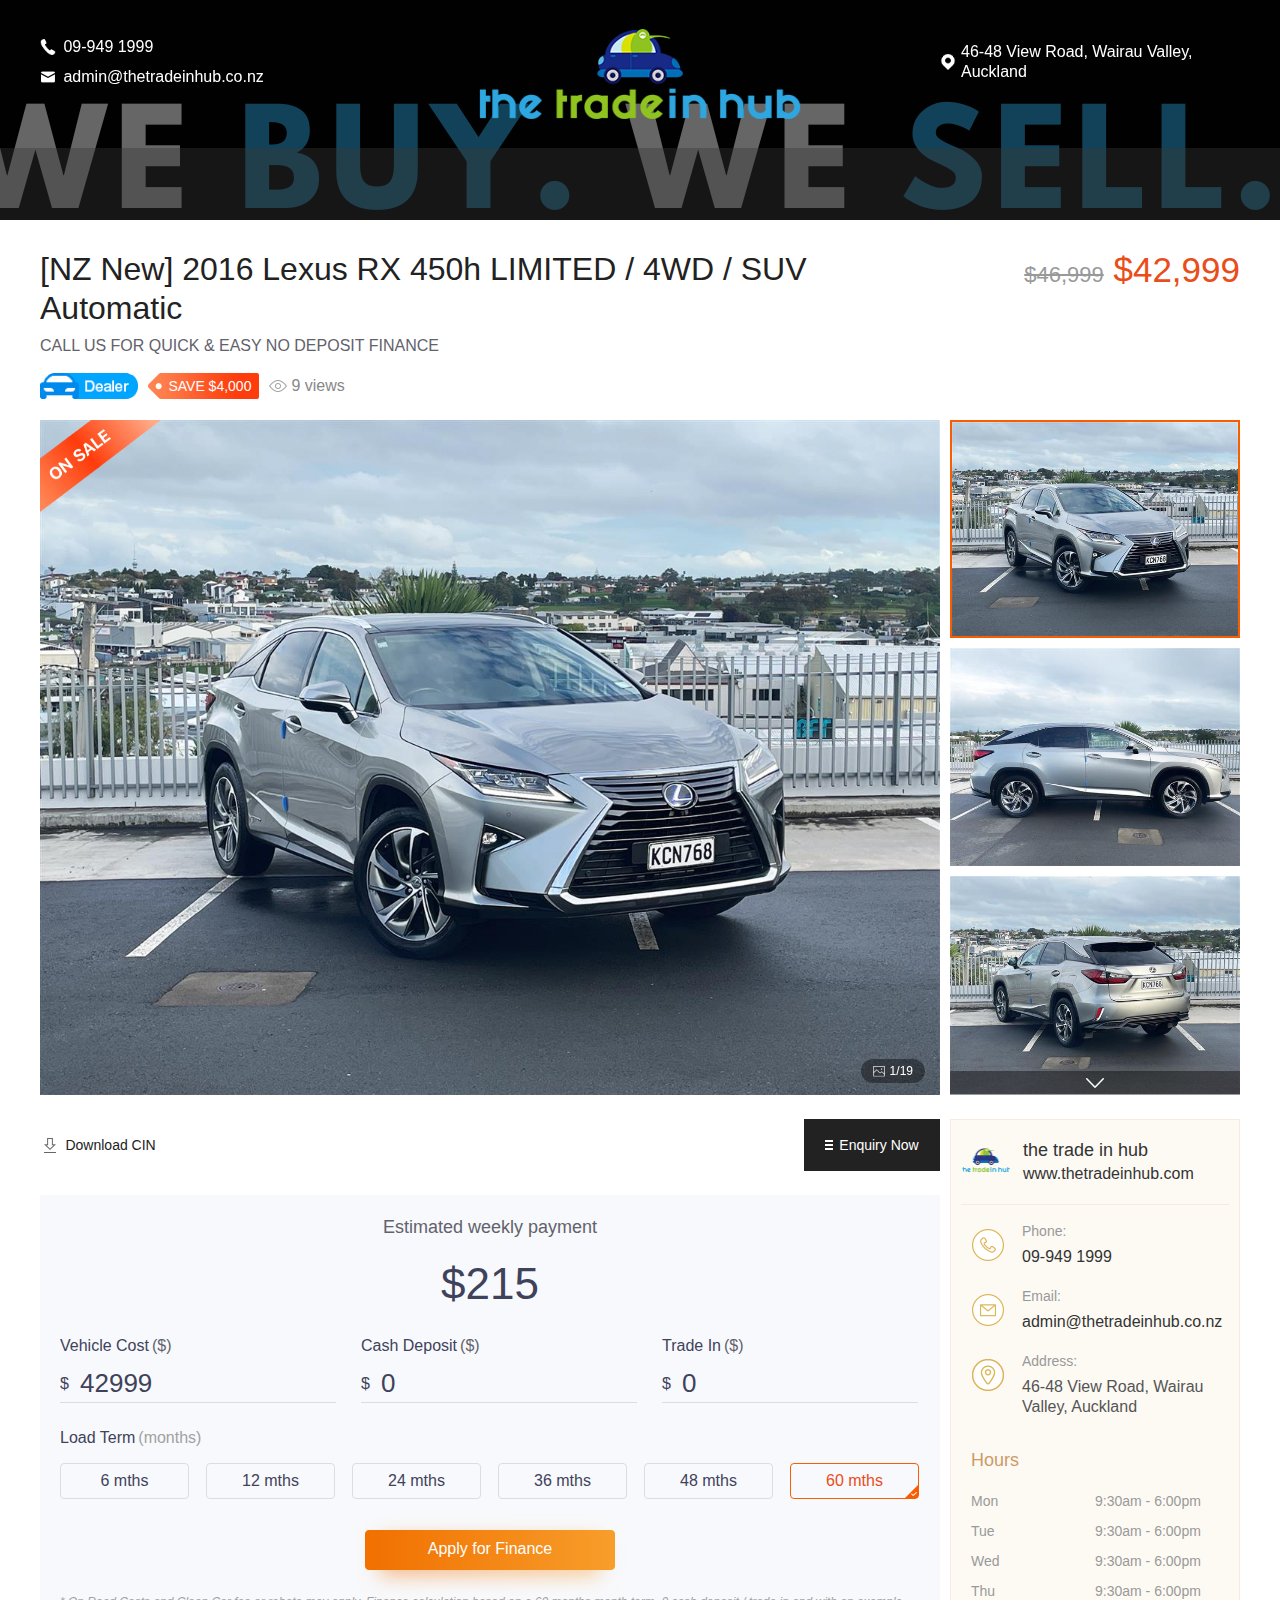
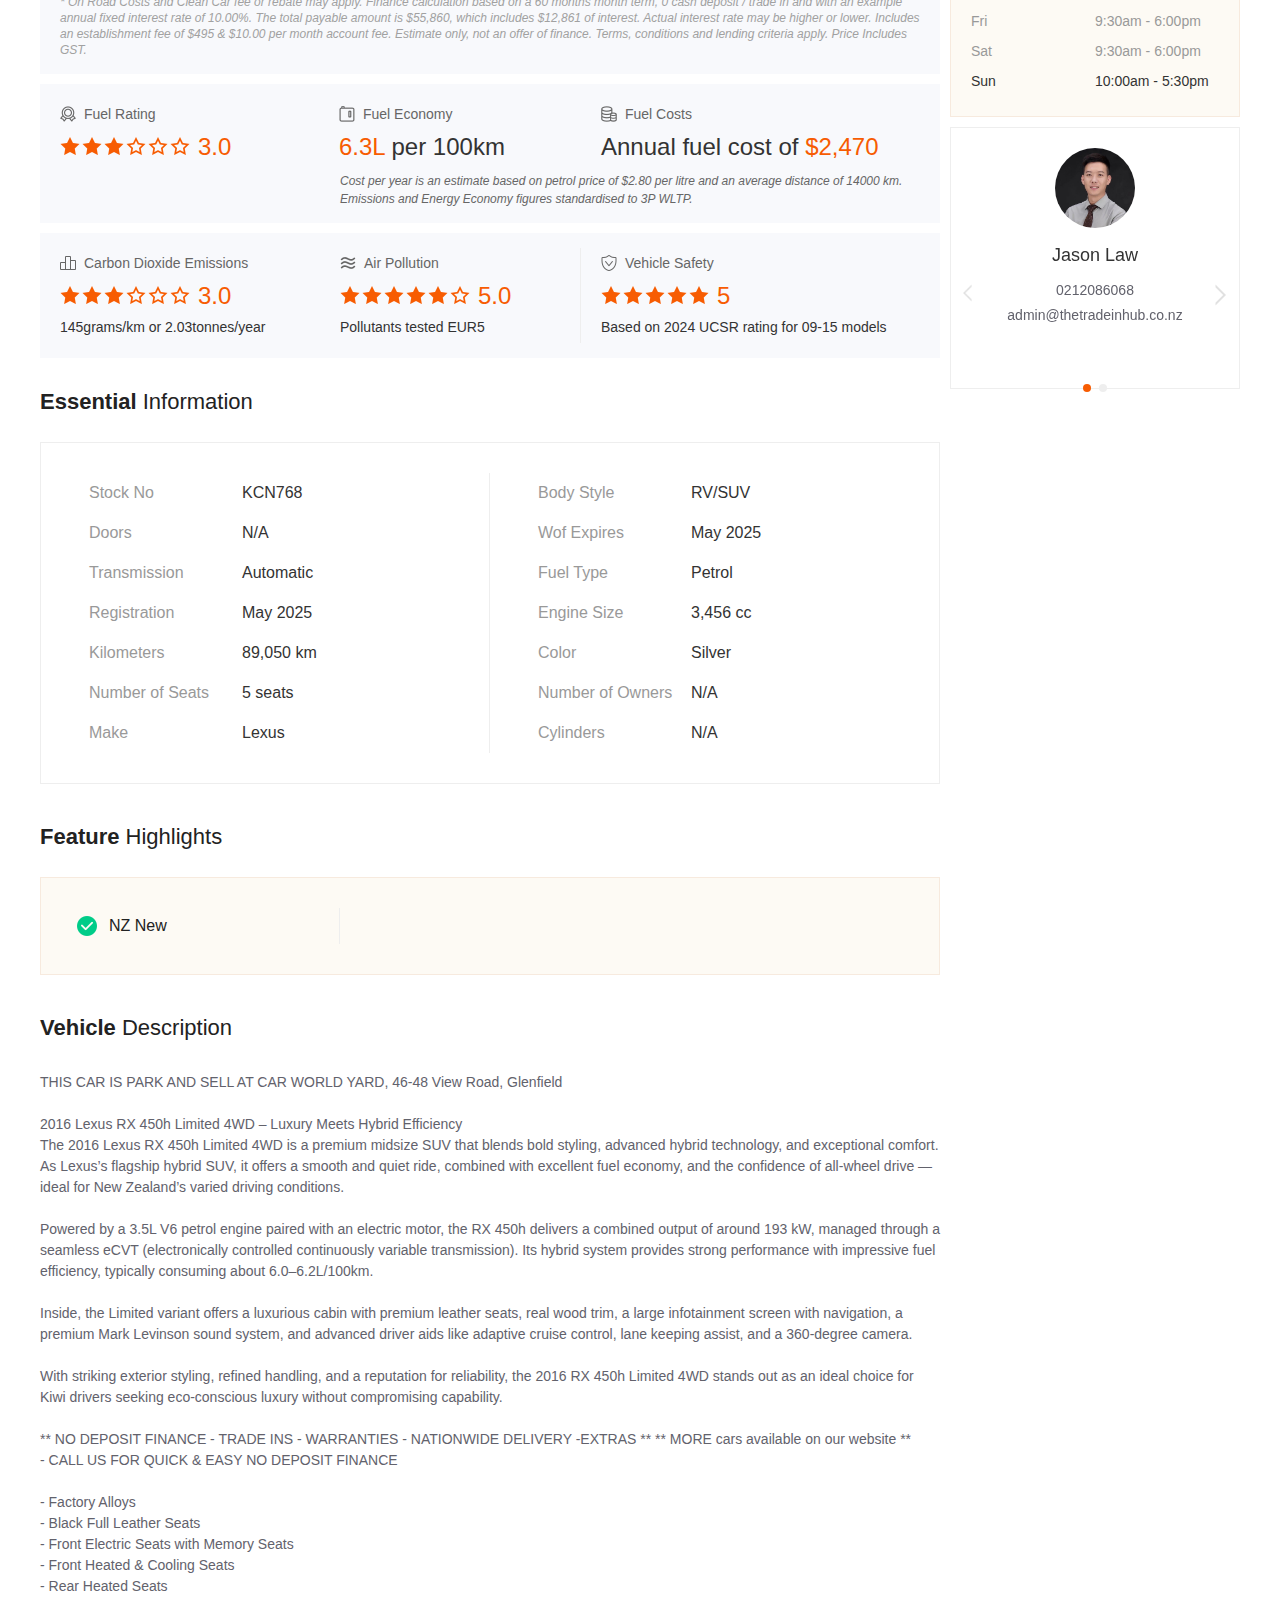
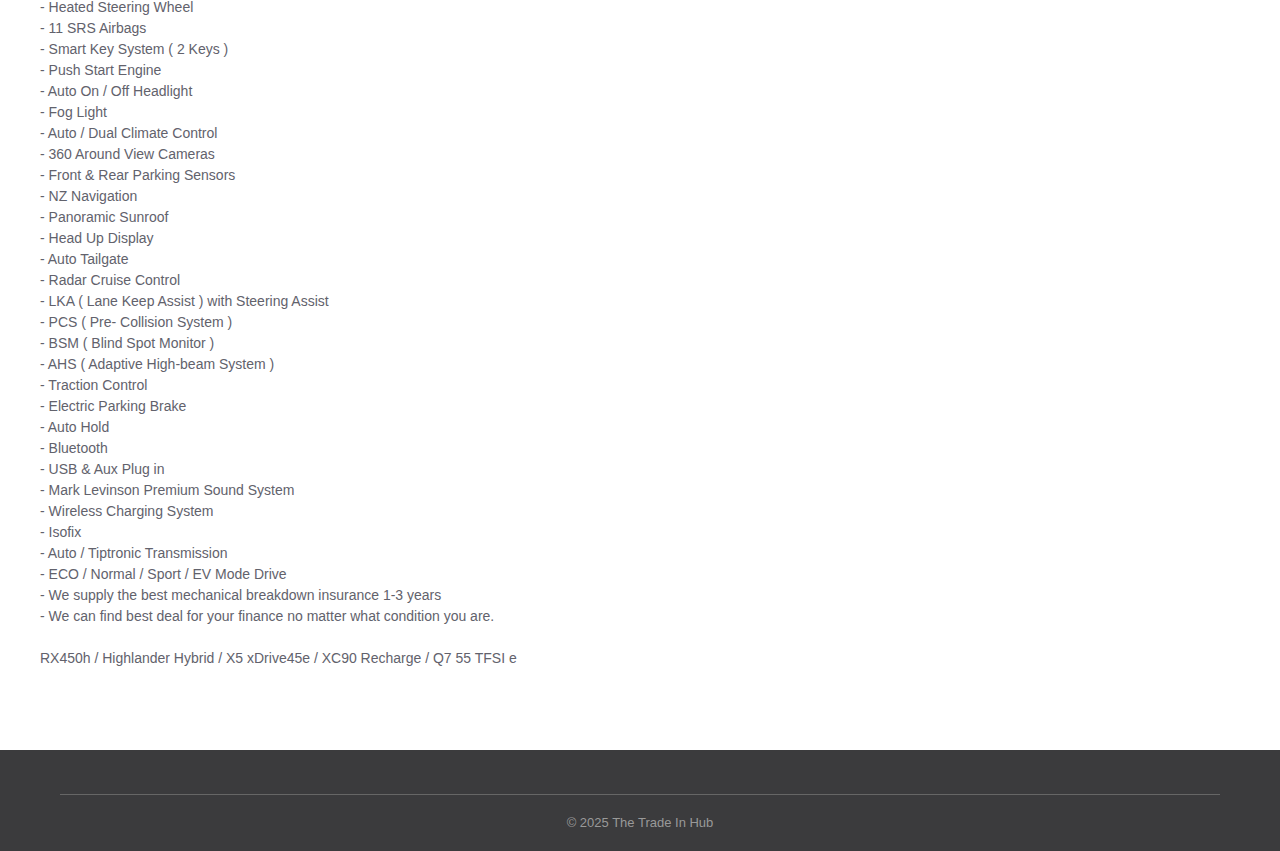
<file: index.html>
<html lang="en-nz">
<head>
    <meta name="viewport" content="width=device-width">
    <meta charset="UTF-8">
    <title>2016 Lexus RX 450h LIMITED / 4WD / NZ New RV/SUV Automatic for sale in Auckland New Zealand | the trade in hub</title>
    <meta name="description" content="2016 Lexus RX 450h LIMITED / 4WD / NZ New RV/SUV Automatic for sale in Auckland New Zealand, for more details please check out the essential information, feature highlights, and the vehicle description">
    <meta name="geo.region" content="NZ">
    <meta name="geo.placename" content="Auckland">
    <meta name="geo.position" content="-36.7715136;174.7351323">
    <meta name="ICBM" content="-36.7715136, 174.7351323">
    <link rel="shortcut icon" href="www.thetradeinhub.co.nz/favicon.ico" type="image/x-icon">
    <link rel="icon" href="www.thetradeinhub.co.nz/favicon.ico" type="image/x-icon">

    <link href="js.justcar.co.nz/aiya/v3/head.css" rel="stylesheet">
    <link href="js.justcar.co.nz/aiya/v3/form_v_4.0.1.css" rel="stylesheet">
    <script src="js.justcar.co.nz/aiya/v3/head.js.mjs"></script>

    <link href="www.thetradeinhub.co.nz/Areas/Shop/css/shared_v_4.0.1.css" rel="stylesheet">
    <link href="www.thetradeinhub.co.nz/Areas/Shop/css/template/a/foot_v_4.0.1.css" rel="stylesheet">
    <link href="www.thetradeinhub.co.nz/Areas/Shop/css/template/a/share_v_4.0.1.css" rel="stylesheet">
    <link href="www.thetradeinhub.co.nz/css/car-detail_v_4.0.1.css" rel="stylesheet">

    <meta property="og:type" content="website">
    <meta property="og:title" content="2016 Lexus RX 450h LIMITED / 4WD / NZ New RV/SUV Automatic for sale in Auckland New Zealand | the trade in hub">
    <meta property="og:description" content="2016 Lexus RX 450h LIMITED / 4WD / NZ New RV/SUV Automatic for sale in Auckland New Zealand, for more details please check out the essential information, feature highlights, and the vehicle description">
    <meta property="og:image" content="/images/90d4906e-d5e0-440b-91cf-9934bf6d29e6.jpg">

    <link href="www.thetradeinhub.co.nz/Areas/Shop/css/template/a-1/a-1_v_4.0.1.css" rel="stylesheet">
</head>
<body>
    <div id="container">
        <div class="banner_top" style="background-image:url('cdn.oss.justcar.top/justcar/image/202411/30/b843aabd-eb31-4ff0-b751-a335fd9cc8a8.jpg.jpeg')">
            <ul id="top_banner_box" class="top_banner_box">
                <li>
                    <div class="top_banner_item_pic" style="background-image: url('cdn.oss.justcar.top/justcar/image/202411/30/b843aabd-eb31-4ff0-b751-a335fd9cc8a8.jpg.jpeg');"></div>
                </li>
            </ul>
            <script>
                $('#top_banner_box').slick({
                    infinite: true,
                    arrows: false,
                    dots: true,
                    autoplay: true,
                    autoplaySpeed: 3000,
                    pauseOnFocus: false
                });
            </script>
            <div class="shop_info" style="">
                <div class="w">
                    <img class="shop_logo" src="cdn.oss.justcar.top/justcar/image/202101/14/6cc290b6-d52c-4a3a-a0c8-332f90cb1614.jpg.jpeg" alt="">
                    <div class="shop_info_left">
                        <div class="item tel">
                            <img class="icon" src="www.thetradeinhub.co.nz/Areas/Shop/css/template/a-1/img/tel_icon.png" alt="">
                            <span class="des" style="">09-949 1999</span>
                        </div>
                        <br>
                        <a class="item tel" href="mailto:admin@thetradeinhub.co.nz">
                            <img class="icon" src="www.thetradeinhub.co.nz/Areas/Shop/css/template/a-1/img/email_icon.png" alt="">
                            <span class="des" style="">admin@thetradeinhub.co.nz</span>
                        </a>
                    </div>
                    <a class="shop_info_left" style="position: absolute; width: 300px; text-align: left; top: 22px; right: 0; left: unset; " href="https://www.google.com/maps/place/The+Trade+In+Hub/@-36.7715126,174.732551,17z/data=!3m1!4b1!4m6!3m5!1s0x6d0d398332ca1703:0x2a36dc98a4f53bee!8m2!3d-36.7715126!4d174.7351313!16s%2Fg%2F11hl9n_d9g?entry=ttu&g_ep=EgoyMDI1MTAxNC4wIKXMDSoASAFQAw%3D%3D" target="_blank">
                        <div class="item" style="display: flex; align-items: center; height: 80px; line-height: 20px;">
                            <img class="icon" src="www.thetradeinhub.co.nz/Areas/Shop/css/template/a-1/img/location_icon.png" alt="" style="margin-right: 5px; vertical-align: unset;margin-top:0;">
                            <span><span>46-48 View Road, Wairau Valley, Auckland</span></span>
                        </div>
                    </a>
                </div>
            </div>
            <div class="nav">
                <div class="w nav_contain" id="nav">
                    <ul class="nav_inner_ul clear" style=""></ul>
                </div>
            </div>
            <div class="banner_bottom"></div>
        </div>

        <div class="operation_bar">
            <div class="w">
                <div class="operation_bar_btn_group" style="min-width:500px;">
                    <div class="operation_bar_btn_item" style="">
                        <img class="operation_bar_btn_pic" src="www.thetradeinhub.co.nz/images/car_detail_pre_box_top_share.png" alt="">
                        <span class="operation_bar_btn_des">Share</span>
                        <img class="car_detail_pre_box_top_arrow" src="www.thetradeinhub.co.nz/images/car_detail_pre_box_top_arrow.png" alt="">
                        <div class="share_btn_group">
                            <iframe id="fb_share_btn_top" src="/" width="73" height="28" style="border:none;overflow:hidden" scrolling="no" frameborder="0" allowtransparency="true" allow="encrypted-media"></iframe>
                        </div>
                    </div>

                    <a class="operation_bar_btn_item" target="_blank" href="/images/8723c1b7-fee6-4fd8-b688-ba71dedb6a09.pdf">
                        <img class="operation_bar_btn_pic" src="www.thetradeinhub.co.nz/images/car_detail_pre_box_top_download.png" alt="">
                        <span class="operation_bar_btn_des">Download CIN</span>
                    </a>
                </div>

                <div class="opration">
                    <a href="tel:099491999" class="opration_btn enquiry" > <img style="width: 8px;height: 10px;vertical-align:top;margin-right: 6px;margin-top:20px;" src="www.thetradeinhub.co.nz/images/enquiry.png" alt="">Enquiry Now</a>
                </div>
            </div>
        </div>
        <div style="height:30px;"></div>

        <div class="car_base_info w clear">
            <div class="clear">
                <div style="float:left;width:900px;">
                    <h1 class="car_base_info_des_title">[NZ New] 2016 Lexus RX 450h LIMITED / 4WD / SUV Automatic</h1>
                    <div class="car_base_info_des_adv">CALL US FOR QUICK &amp; EASY NO DEPOSIT FINANCE</div>
                    <div class="car_base_info_foot">
                        <img class="discount_type" src="www.thetradeinhub.co.nz/images/dealer.png">
                        <span class="car_off">SAVE $4,000</span>
                        <div class="view_count"><img class="view_icon" src="www.thetradeinhub.co.nz/images/view_icon.png" alt=""><span>9 views</span> </div>
                    </div>
                </div>
                <div class="price_box">
                    <div class="price">
                        <span style="line-height:32px;color:#999;text-decoration: line-through;font-size:22px;text-align:right;">$46,999</span>
                        $42,999
                    </div>
                </div>
            </div>

            <div class="car_detail_pre_box clear">
                <div class="car_detail_pre_box_top">
                    <img class="onsale_img" style="z-index:1;" src="www.thetradeinhub.co.nz/images/sale2.png">

                    <div class="swiper_photo_count">
                        <img class="phone_icon" src="www.thetradeinhub.co.nz/images/ico_photo.png" alt="Alternate Text">
                        <span class="count"><span id="car_detail_pre_box_top_cur">1</span>/<span id="car_detail_pre_box_top_total">19</span></span>
                    </div>
                    <ul id="car_detail_pre_box_top_contain" class="car_detail_pre_box_top_contain">
                        <li>
                            <div class="banner_contain">
                                <img class="car_pic" src="cdn.file.justcar.top/upload/justcar/image/202504/30/90d4906e-d5e0-440b-91cf-9934bf6d29e6.jpg.jpeg" alt="" layer-src="images/90d4906e-d5e0-440b-91cf-9934bf6d29e6.jpg">
                            </div>
                        </li>
                        <li>
                            <div class="banner_contain">
                                <img class="car_pic" src="cdn.file.justcar.top/upload/justcar/image/202504/30/464bff52-b184-49f8-b95d-b00ff1e86743.jpg.jpeg" alt="" layer-src="images/464bff52-b184-49f8-b95d-b00ff1e86743.jpg">
                            </div>
                        </li>
                        <li>
                            <div class="banner_contain">
                                <img class="car_pic" src="cdn.file.justcar.top/upload/justcar/image/202504/30/3cc993c9-f6d9-4b94-a01a-8e40d51c673f.jpg.jpeg" alt="" layer-src="images/3cc993c9-f6d9-4b94-a01a-8e40d51c673f.jpg">
                            </div>
                        </li>
                        <li>
                            <div class="banner_contain">
                                <img class="car_pic" src="cdn.file.justcar.top/upload/justcar/image/202504/30/86be5f0f-e0e9-4cff-8162-3036c8a071ea.jpg.jpeg" alt="" layer-src="images/86be5f0f-e0e9-4cff-8162-3036c8a071ea.jpg">
                            </div>
                        </li>
                        <li>
                            <div class="banner_contain">
                                <img class="car_pic" src="cdn.file.justcar.top/upload/justcar/image/202504/30/8aaeb666-fab6-45a6-95a0-f0cb6a384d78.jpg.jpeg" alt="" layer-src="images/8aaeb666-fab6-45a6-95a0-f0cb6a384d78.jpg">
                            </div>
                        </li>
                        <li>
                            <div class="banner_contain">
                                <img class="car_pic" src="cdn.file.justcar.top/upload/justcar/image/202504/30/bd45c993-2e39-410f-a1b3-013c6d57dd7f.jpg.jpeg" alt="" layer-src="images/bd45c993-2e39-410f-a1b3-013c6d57dd7f.jpg">
                            </div>
                        </li>
                        <li>
                            <div class="banner_contain">
                                <img class="car_pic" src="cdn.file.justcar.top/upload/justcar/image/202504/30/e02b7bc7-0994-4042-ad33-8d57a773dbc2.jpg.jpeg" alt="" layer-src="images/e02b7bc7-0994-4042-ad33-8d57a773dbc2.jpg">
                            </div>
                        </li>
                        <li>
                            <div class="banner_contain">
                                <img class="car_pic" src="cdn.file.justcar.top/upload/justcar/image/202504/30/eeedcb89-b375-4ef3-8d8c-aa8857b8ef95.jpg.jpeg" alt="" layer-src="images/eeedcb89-b375-4ef3-8d8c-aa8857b8ef95.jpg">
                            </div>
                        </li>
                        <li>
                            <div class="banner_contain">
                                <img class="car_pic" src="cdn.file.justcar.top/upload/justcar/image/202504/30/a5b251f7-d3e8-4668-a4a2-abcc3b35784f.jpg.jpeg" alt="" layer-src="images/a5b251f7-d3e8-4668-a4a2-abcc3b35784f.jpg">
                            </div>
                        </li>
                        <li>
                            <div class="banner_contain">
                                <img class="car_pic" src="cdn.file.justcar.top/upload/justcar/image/202504/30/0d7e6d93-5c1d-473e-b824-7db5fee146d2.jpg.jpeg" alt="" layer-src="images/0d7e6d93-5c1d-473e-b824-7db5fee146d2.jpg">
                            </div>
                        </li>
                        <li>
                            <div class="banner_contain">
                                <img class="car_pic" src="cdn.file.justcar.top/upload/justcar/image/202504/30/5997401a-bc14-42c0-9240-cedf443640e3.jpg.jpeg" alt="" layer-src="images/5997401a-bc14-42c0-9240-cedf443640e3.jpg">
                            </div>
                        </li>
                        <li>
                            <div class="banner_contain">
                                <img class="car_pic" src="cdn.file.justcar.top/upload/justcar/image/202504/30/306ca0c9-275d-463a-b908-8d0a7e89a6f0.jpg.jpeg" alt="" layer-src="images/306ca0c9-275d-463a-b908-8d0a7e89a6f0.jpg">
                            </div>
                        </li>
                        <li>
                            <div class="banner_contain">
                                <img class="car_pic" src="cdn.file.justcar.top/upload/justcar/image/202504/30/14be1af4-624e-4ee2-9688-6a14a9154760.jpg.jpeg" alt="" layer-src="images/14be1af4-624e-4ee2-9688-6a14a9154760.jpg">
                            </div>
                        </li>
                        <li>
                            <div class="banner_contain">
                                <img class="car_pic" src="cdn.file.justcar.top/upload/justcar/image/202504/30/66baa661-d955-4f52-88dc-4fae1e015218.jpg.jpeg" alt="" layer-src="images/66baa661-d955-4f52-88dc-4fae1e015218.jpg">
                            </div>
                        </li>
                        <li>
                            <div class="banner_contain">
                                <img class="car_pic" src="cdn.file.justcar.top/upload/justcar/image/202504/30/6e179389-2fe0-4876-93b6-fcbde10696f1.jpg.jpeg" alt="" layer-src="images/6e179389-2fe0-4876-93b6-fcbde10696f1.jpg">
                            </div>
                        </li>
                        <li>
                            <div class="banner_contain">
                                <img class="car_pic" src="cdn.file.justcar.top/upload/justcar/image/202504/30/b8b49ecc-c127-49ee-896e-a76a1ac0447f.jpg.jpeg" alt="" layer-src="images/b8b49ecc-c127-49ee-896e-a76a1ac0447f.jpg">
                            </div>
                        </li>
                        <li>
                            <div class="banner_contain">
                                <img class="car_pic" src="cdn.file.justcar.top/upload/justcar/image/202504/30/f58e4897-a5a3-4759-8e81-0e234dc08687.jpg.jpeg" alt="" layer-src="images/f58e4897-a5a3-4759-8e81-0e234dc08687.jpg">
                            </div>
                        </li>
                        <li>
                            <div class="banner_contain">
                                <img class="car_pic" src="cdn.file.justcar.top/upload/justcar/image/202504/30/959fc3b1-0d32-4f1a-89c7-718fabeeb891.jpg.jpeg" alt="" layer-src="images/959fc3b1-0d32-4f1a-89c7-718fabeeb891.jpg">
                            </div>
                        </li>
                        <li>
                            <div class="banner_contain">
                                <img class="car_pic" src="cdn.file.justcar.top/upload/justcar/image/202504/30/f73e0c3b-c0f9-436b-8b91-f4c065bf73e1.jpg.jpeg" alt="" layer-src="images/f73e0c3b-c0f9-436b-8b91-f4c065bf73e1.jpg">
                            </div>
                        </li>
                    </ul>
                    <script>
                        $(function () {
                            layer.photos({
                                photos: '#car_detail_pre_box_top_contain',
                                anim: 5
                            });
                        })
                    </script>
                </div>
                <div class="car_detail_pre_box_bottom">
                    <ul id="car_detail_pre_box_bottom_contain" class="car_pre_box_bottom_contain" style="cursor:pointer;">
                        <li>
                            <div class="banner_contain" data-index="0">
                                <img class="car_pic active" src="cdn.file.justcar.top/upload/justcar/image/202504/30/90d4906e-d5e0-440b-91cf-9934bf6d29e6_small.jpg.jpeg" alt="">
                            </div>
                        </li>
                        <li>
                            <div class="banner_contain" data-index="1">
                                <img class="car_pic" src="cdn.file.justcar.top/upload/justcar/image/202504/30/464bff52-b184-49f8-b95d-b00ff1e86743_small.jpg.jpeg" alt="">
                            </div>
                        </li>
                        <li>
                            <div class="banner_contain" data-index="2">
                                <img class="car_pic" src="cdn.file.justcar.top/upload/justcar/image/202504/30/3cc993c9-f6d9-4b94-a01a-8e40d51c673f_small.jpg.jpeg" alt="">
                            </div>
                        </li>
                        <li>
                            <div class="banner_contain" data-index="3">
                                <img class="car_pic" src="cdn.file.justcar.top/upload/justcar/image/202504/30/86be5f0f-e0e9-4cff-8162-3036c8a071ea_small.jpg.jpeg" alt="">
                            </div>
                        </li>
                        <li>
                            <div class="banner_contain" data-index="4">
                                <img class="car_pic" src="cdn.file.justcar.top/upload/justcar/image/202504/30/8aaeb666-fab6-45a6-95a0-f0cb6a384d78_small.jpg.jpeg" alt="">
                            </div>
                        </li>
                        <li>
                            <div class="banner_contain" data-index="5">
                                <img class="car_pic" src="cdn.file.justcar.top/upload/justcar/image/202504/30/bd45c993-2e39-410f-a1b3-013c6d57dd7f_small.jpg.jpeg" alt="">
                            </div>
                        </li>
                        <li>
                            <div class="banner_contain" data-index="6">
                                <img class="car_pic" src="cdn.file.justcar.top/upload/justcar/image/202504/30/e02b7bc7-0994-4042-ad33-8d57a773dbc2_small.jpg.jpeg" alt="">
                            </div>
                        </li>
                        <li>
                            <div class="banner_contain" data-index="7">
                                <img class="car_pic" src="cdn.file.justcar.top/upload/justcar/image/202504/30/eeedcb89-b375-4ef3-8d8c-aa8857b8ef95_small.jpg.jpeg" alt="">
                            </div>
                        </li>
                        <li>
                            <div class="banner_contain" data-index="8">
                                <img class="car_pic" src="cdn.file.justcar.top/upload/justcar/image/202504/30/a5b251f7-d3e8-4668-a4a2-abcc3b35784f_small.jpg.jpeg" alt="">
                            </div>
                        </li>
                        <li>
                            <div class="banner_contain" data-index="9">
                                <img class="car_pic" src="cdn.file.justcar.top/upload/justcar/image/202504/30/0d7e6d93-5c1d-473e-b824-7db5fee146d2_small.jpg.jpeg" alt="">
                            </div>
                        </li>
                        <li>
                            <div class="banner_contain" data-index="10">
                                <img class="car_pic" src="cdn.file.justcar.top/upload/justcar/image/202504/30/5997401a-bc14-42c0-9240-cedf443640e3_small.jpg.jpeg" alt="">
                            </div>
                        </li>
                        <li>
                            <div class="banner_contain" data-index="11">
                                <img class="car_pic" src="cdn.file.justcar.top/upload/justcar/image/202504/30/306ca0c9-275d-463a-b908-8d0a7e89a6f0_small.jpg.jpeg" alt="">
                            </div>
                        </li>
                        <li>
                            <div class="banner_contain" data-index="12">
                                <img class="car_pic" src="cdn.file.justcar.top/upload/justcar/image/202504/30/14be1af4-624e-4ee2-9688-6a14a9154760_small.jpg.jpeg" alt="">
                            </div>
                        </li>
                        <li>
                            <div class="banner_contain" data-index="13">
                                <img class="car_pic" src="cdn.file.justcar.top/upload/justcar/image/202504/30/66baa661-d955-4f52-88dc-4fae1e015218_small.jpg.jpeg" alt="">
                            </div>
                        </li>
                        <li>
                            <div class="banner_contain" data-index="14">
                                <img class="car_pic" src="cdn.file.justcar.top/upload/justcar/image/202504/30/6e179389-2fe0-4876-93b6-fcbde10696f1_small.jpg.jpeg" alt="">
                            </div>
                        </li>
                        <li>
                            <div class="banner_contain" data-index="15">
                                <img class="car_pic" src="cdn.file.justcar.top/upload/justcar/image/202504/30/b8b49ecc-c127-49ee-896e-a76a1ac0447f_small.jpg.jpeg" alt="">
                            </div>
                        </li>
                        <li>
                            <div class="banner_contain" data-index="16">
                                <img class="car_pic" src="cdn.file.justcar.top/upload/justcar/image/202504/30/f58e4897-a5a3-4759-8e81-0e234dc08687_small.jpg.jpeg" alt="">
                            </div>
                        </li>
                        <li>
                            <div class="banner_contain" data-index="17">
                                <img class="car_pic" src="cdn.file.justcar.top/upload/justcar/image/202504/30/959fc3b1-0d32-4f1a-89c7-718fabeeb891_small.jpg.jpeg" alt="">
                            </div>
                        </li>
                        <li>
                            <div class="banner_contain" data-index="18">
                                <img class="car_pic" src="cdn.file.justcar.top/upload/justcar/image/202504/30/f73e0c3b-c0f9-436b-8b91-f4c065bf73e1_small.jpg.jpeg" alt="">
                            </div>
                        </li>
                    </ul>
                </div>
            </div>
        </div>

        <div class="car_more_info w clear">
            <div class="car_more_info_left">
                <div class="clear">
                    <div class="operation_bar_btn_group">
                        <a class="operation_bar_btn_item" target="_blank" href="upload/8723c1b7-fee6-4fd8-b688-ba71dedb6a09.pdf">
                            <img class="operation_bar_btn_pic" src="www.thetradeinhub.co.nz/images/car_detail_pre_box_top_download.png" alt="">
                            <span class="operation_bar_btn_des">Download CIN</span>
                        </a>
                    </div>
                    <div class="car_base_info_des">
                        <div style="float:left;padding-top:11px;"></div>
                        <div class="opration">
                            <a href="tel:099491999" class="opration_btn enquiry"> <img style="width: 8px;height: 10px;vertical-align:top;margin-right: 6px;margin-top:20px;" src="www.thetradeinhub.co.nz/images/enquiry.png" alt="">Enquiry Now</a>
                        </div>
                    </div>
                </div>
                <div class="finance" style="margin-bottom: 10px;">
                    <div class="finance_title">
                        <div class="finance_title_contain">Estimated weekly payment</div>
                    </div>
                    <div class="finance_price">$<span id="financePrice">215</span></div>
                    <div class="finance_group clear">
                        <div class="finance_item">
                            <div class="finance_item_label">Vehicle Cost<span class="unit">($)</span></div>
                            <div class="finance_item_input_box"><span class="unit">$</span><input type="text" id="vehiclePrice" class="finance_item_input" placeholder="0" onkeyup="aiya.car.detail.calculate(4117,this)" value="42999"></div>
                        </div>
                        <div class="finance_item">
                            <div class="finance_item_label">Cash Deposit<span class="unit">($)</span></div>
                            <div class="finance_item_input_box"><span class="unit">$</span><input type="text" id="cashDeposit" class="finance_item_input" placeholder="0" onkeyup="aiya.car.detail.calculate(4117,this)" value="0"></div>
                        </div>
                        <div class="finance_item">
                            <div class="finance_item_label">Trade In<span class="unit">($)</span></div>
                            <div class="finance_item_input_box"><span class="unit">$</span><input type="text" id="tradeInPrice" class="finance_item_input" placeholder="0" onkeyup="aiya.car.detail.calculate(4117,this)" value="0"></div>
                        </div>
                    </div>
                    <div class="month_box">
                        <div class="month_label">Load Term<span class="unit">(months)</span></div>
                        <div class="month_group clear">
                            <div class="month_item  month_item_hidden_margin" onclick="aiya.car.detail.changeTerm(this,4117)" data-month="6">6 mths</div>
                            <div class="month_item " onclick="aiya.car.detail.changeTerm(this,4117)" data-month="12">12 mths</div>
                            <div class="month_item " onclick="aiya.car.detail.changeTerm(this,4117)" data-month="24">24 mths</div>
                            <div class="month_item " onclick="aiya.car.detail.changeTerm(this,4117)" data-month="36">36 mths</div>
                            <div class="month_item " onclick="aiya.car.detail.changeTerm(this,4117)" data-month="48">48 mths</div>
                            <div class="month_item active" onclick="aiya.car.detail.changeTerm(this,4117)" data-month="60">60 mths</div>
                        </div>
                    </div>
                    <a class="finance_submit_btn" href="tel:099491999">
                        <img class="finance_submit_pic" src="www.thetradeinhub.co.nz/images/finance_submit_pic.png" alt="">
                        <div class="finance_submit_text">Apply for Finance</div>
                    </a>
                    <div id="caculate">
                        <div class="summery" style="text-decoration:none;text-align:left;margin-top:5px;">* On Road Costs and Clean Car fee or rebate may apply.&nbsp;Finance calculation based on a 60 months month term, 0 cash deposit / trade in and with an example annual fixed interest rate of 10.00%. The total payable amount is $55,860, which includes $12,861 of interest. Actual interest rate may be higher or lower. Includes an establishment fee of $495 &amp; $10.00 per month account fee. Estimate only, not an offer of finance. Terms, conditions and lending criteria apply. Price Includes GST.</div>
                    </div>
                </div>

                <div class="fuel_info clear">
                    <div class="fuel_info_item ay_fl">
                        <div class="fuel_info_item_top clear">
                            <img class="fuel_info_item_icon ay_fl" src="www.thetradeinhub.co.nz/images/car-detail-fuel/fuel_rating.png">
                            <div class="fuel_info_item_label ay_fl">Fuel Rating</div>
                        </div>
                        <div class="fuel_info_item_contain clear">
                            <img class="star_item ay_fl" src="www.thetradeinhub.co.nz/images/car-detail-fuel/full_star.png">
                            <img class="star_item ay_fl" src="www.thetradeinhub.co.nz/images/car-detail-fuel/full_star.png">
                            <img class="star_item ay_fl" src="www.thetradeinhub.co.nz/images/car-detail-fuel/full_star.png">
                            <img class="star_item ay_fl" src="www.thetradeinhub.co.nz/images/car-detail-fuel/empty_star.png">
                            <img class="star_item ay_fl" src="www.thetradeinhub.co.nz/images/car-detail-fuel/empty_star.png">
                            <img class="star_item ay_fl" src="www.thetradeinhub.co.nz/images/car-detail-fuel/empty_star.png">
                            <div class="fuel_info_item_des ay_fl" style="margin-left:6px;">3.0</div>
                        </div>
                    </div>
                    <div class="fuel_info_item ay_fl" style="padding-left:20px;width: 242px;">
                        <div class="fuel_info_item_top clear">
                            <img class="fuel_info_item_icon ay_fl" src="www.thetradeinhub.co.nz/images/car-detail-fuel/fuel_economy.png">
                            <div class="fuel_info_item_label ay_fl">Fuel Economy</div>
                        </div>
                        <div class="fuel_info_item_contain clear">
                            <div class="fuel_info_item_des">6.3L<span style="color: #333333;"> per 100km</span></div>
                        </div>
                    </div>
                    <div class="fuel_info_item ay_fl" style="width:327px;">
                        <div class="fuel_info_item_top clear">
                            <img class="fuel_info_item_icon ay_fl" src="www.thetradeinhub.co.nz/images/car-detail-fuel/fuel_costs.png">
                            <div class="fuel_info_item_label ay_fl">Fuel Costs</div>
                        </div>
                        <div class="fuel_info_item_contain clear">
                            <div class="fuel_info_item_des"><span style="color: #333333;">Annual fuel cost of </span>$2,470</div>
                        </div>
                    </div>
                    <div class="fuel_right_box ay_fr">
                        <div class="fuel_right_box_contain">Cost per year is an estimate based on petrol price of  $2.80 per litre and an average distance of 14000 km. Emissions and Energy Economy figures standardised to 3P WLTP.</div>
                    </div>
                </div>

                <div class="carbon_safety_info clear">
                    <div class="carbon_safety_info_item ay_fl" style="width:260px;">
                        <div class="carbon_safety_info_item_top clear">
                            <img class="carbon_safety_info_item_icon ay_fl" src="www.thetradeinhub.co.nz/images/car-detail-fuel/carbon_rating.png">
                            <div class="carbon_safety_info_item_label ay_fl">Carbon Dioxide Emissions</div>
                        </div>
                        <div class="carbon_safety_info_item_contain clear">
                            <img class="star_item ay_fl" src="www.thetradeinhub.co.nz/images/car-detail-fuel/full_star.png">
                            <img class="star_item ay_fl" src="www.thetradeinhub.co.nz/images/car-detail-fuel/full_star.png">
                            <img class="star_item ay_fl" src="www.thetradeinhub.co.nz/images/car-detail-fuel/full_star.png">
                            <img class="star_item ay_fl" src="www.thetradeinhub.co.nz/images/car-detail-fuel/empty_star.png">
                            <img class="star_item ay_fl" src="www.thetradeinhub.co.nz/images/car-detail-fuel/empty_star.png">
                            <img class="star_item ay_fl" src="www.thetradeinhub.co.nz/images/car-detail-fuel/empty_star.png">
                            <div class="carbon_safety_info_item_des ay_fl" style="margin-left:6px;">3.0</div>
                        </div>
                        <div class="carbon_safety_info_item_des_line">145grams/km or 2.03tonnes/year</div>
                    </div>

                    <div class="carbon_safety_info_item ay_fl">
                        <div class="carbon_safety_info_item_top clear">
                            <img class="carbon_safety_info_item_icon ay_fl" src="www.thetradeinhub.co.nz/images/car-detail-fuel/pollution_rating.png">
                            <div class="carbon_safety_info_item_label ay_fl">Air Pollution</div>
                        </div>
                        <div class="carbon_safety_info_item_contain clear">
                            <img class="star_item ay_fl" src="www.thetradeinhub.co.nz/images/car-detail-fuel/full_star.png">
                            <img class="star_item ay_fl" src="www.thetradeinhub.co.nz/images/car-detail-fuel/full_star.png">
                            <img class="star_item ay_fl" src="www.thetradeinhub.co.nz/images/car-detail-fuel/full_star.png">
                            <img class="star_item ay_fl" src="www.thetradeinhub.co.nz/images/car-detail-fuel/full_star.png">
                            <img class="star_item ay_fl" src="www.thetradeinhub.co.nz/images/car-detail-fuel/full_star.png">
                            <img class="star_item ay_fl" src="www.thetradeinhub.co.nz/images/car-detail-fuel/empty_star.png">
                            <div class="carbon_safety_info_item_des ay_fl" style="margin-left:6px;">5.0</div>
                        </div>
                        <div class="carbon_safety_info_item_des_line">Pollutants tested EUR5</div>
                    </div>

                    <div class="carbon_safety_info_devide ay_fl"></div>

                    <div class="carbon_safety_info_item ay_fl" style="width:330px;">
                        <div class="carbon_safety_info_item_top clear">
                            <img class="carbon_safety_info_item_icon ay_fl" src="www.thetradeinhub.co.nz/images/car-detail-fuel/safety_rating.png">
                            <div class="carbon_safety_info_item_label ay_fl">Vehicle Safety</div>
                        </div>
                        <div class="carbon_safety_info_item_contain clear">
                            <img class="star_item ay_fl" src="www.thetradeinhub.co.nz/images/car-detail-fuel/full_star.png">
                            <img class="star_item ay_fl" src="www.thetradeinhub.co.nz/images/car-detail-fuel/full_star.png">
                            <img class="star_item ay_fl" src="www.thetradeinhub.co.nz/images/car-detail-fuel/full_star.png">
                            <img class="star_item ay_fl" src="www.thetradeinhub.co.nz/images/car-detail-fuel/full_star.png">
                            <img class="star_item ay_fl" src="www.thetradeinhub.co.nz/images/car-detail-fuel/full_star.png">
                            <div class="carbon_safety_info_item_des ay_fl" style="margin-left:6px;">5</div>
                        </div>
                        <div class="carbon_safety_info_item_des_line">Based on 2024 UCSR rating for 09-15 models</div>
                    </div>
                </div>

                <div class="section">
                    <div class="car_more_info_left_title h1">Essential <span style="font-weight:normal">Information</span></div>
                    <div class="essential_information">
                        <div class="clear">
                            <div class="essential_information_item ay_fl"><span class="essential_information_label">Stock No</span><span class="essential_information_value">KCN768</span></div>
                            <div class="essential_information_item ay_fl"><span class="essential_information_label">Body Style</span><span class="essential_information_value">RV/SUV</span></div>
                        </div>
                        <div class="clear">
                            <div class="essential_information_item ay_fl"><span class="essential_information_label">Doors</span><span class="essential_information_value">N/A</span></div>
                            <div class="essential_information_item ay_fl"><span class="essential_information_label">Wof Expires</span><span class="essential_information_value">May 2025</span></div>
                        </div>
                        <div class="clear">
                            <div class="essential_information_item ay_fl"><span class="essential_information_label">Transmission</span><span class="essential_information_value">Automatic</span></div>
                            <div class="essential_information_item ay_fl"><span class="essential_information_label">Fuel Type</span><span class="essential_information_value">Petrol</span></div>
                        </div>
                        <div class="clear">
                            <div class="essential_information_item ay_fl"><span class="essential_information_label">Registration</span><span class="essential_information_value">May 2025</span></div>
                            <div class="essential_information_item ay_fl"><span class="essential_information_label">Engine Size</span><span class="essential_information_value">3,456 cc</span></div>
                        </div>
                        <div class="clear">
                            <div class="essential_information_item ay_fl"><span class="essential_information_label">Kilometers</span><span class="essential_information_value">89,050 km</span></div>
                            <div class="essential_information_item ay_fl"><span class="essential_information_label">Color</span><span class="essential_information_value">Silver</span></div>
                        </div>
                        <div class="clear">
                            <div class="essential_information_item ay_fl"><span class="essential_information_label">Number of Seats</span><span class="essential_information_value">5 seats</span></div>
                            <div class="essential_information_item ay_fl"><span class="essential_information_label">Number of Owners</span><span class="essential_information_value">N/A</span></div>
                        </div>
                        <div class="clear">
                            <div class="essential_information_item ay_fl"><span class="essential_information_label">Make</span><span class="essential_information_value"> Lexus</span></div>
                            <div class="essential_information_item ay_fl"><span class="essential_information_label">Cylinders</span><span class="essential_information_value">N/A</span></div>
                        </div>
                    </div>
                    <div style="height:23px;"></div>
                </div>

                <div class="section">
                    <div class="car_more_info_left_title h1">Feature <span style="font-weight:normal">Highlights</span></div>
                    <div class="feature_highlights clear">
                        <div class="feature_highlights_item clear">
                            <img class="feature_highlights_icon ay_fl" src="www.thetradeinhub.co.nz/images/feature_highlights_icon.png">
                            <div class="feature_highlights_content ay_fl feature_highlights_content_border">NZ New</div>
                        </div>
                    </div>
                    <div style="height:23px;"></div>
                </div>

                <div class="section">
                    <h2 class="car_more_info_left_title h1">Vehicle <span style="font-weight:normal">Description</span></h2>
                    <div class="owner_message">
                        <p>
                            THIS CAR IS PARK AND SELL AT CAR WORLD YARD, 46-48 View Road, Glenfield<br><br>2016 Lexus RX 450h Limited 4WD &#8211; Luxury Meets Hybrid Efficiency<br>The 2016 Lexus RX 450h Limited 4WD is a premium midsize SUV that blends bold styling, advanced hybrid technology, and exceptional comfort. As Lexus&#8217;s flagship hybrid SUV, it offers a smooth and quiet ride, combined with excellent fuel economy, and the confidence of all-wheel drive &#8212; ideal for New Zealand&#8217;s varied driving conditions.<br><br>Powered by a 3.5L V6 petrol engine paired with an electric motor, the RX 450h delivers a combined output of around 193 kW, managed through a seamless eCVT (electronically controlled continuously variable transmission). Its hybrid system provides strong performance with impressive fuel efficiency, typically consuming about 6.0&#8211;6.2L/100km.<br><br>Inside, the Limited variant offers a luxurious cabin with premium leather seats, real wood trim, a large infotainment screen with navigation, a premium Mark Levinson sound system, and advanced driver aids like adaptive cruise control, lane keeping assist, and a 360-degree camera.<br><br>With striking exterior styling, refined handling, and a reputation for reliability, the 2016 RX 450h Limited 4WD stands out as an ideal choice for Kiwi drivers seeking eco-conscious luxury without compromising capability.<br><br>** NO DEPOSIT FINANCE - TRADE INS - WARRANTIES - NATIONWIDE DELIVERY -EXTRAS ** ** MORE cars available on our website **<br>- CALL US FOR QUICK &amp; EASY NO DEPOSIT FINANCE<br><br>- Factory Alloys<br>- Black Full Leather Seats<br>- Front Electric Seats with Memory Seats<br>- Front Heated &amp; Cooling Seats<br>- Rear Heated Seats<br>- Heated Steering Wheel<br>- 11 SRS Airbags<br>- Smart Key System ( 2 Keys )<br>- Push Start Engine<br>- Auto On / Off Headlight<br>- Fog Light<br>- Auto / Dual Climate Control<br>- 360 Around View Cameras<br>- Front &amp; Rear Parking Sensors<br>- NZ Navigation<br>- Panoramic Sunroof<br>- Head Up Display<br>- Auto Tailgate<br>- Radar Cruise Control<br>- LKA ( Lane Keep Assist ) with Steering Assist<br>- PCS ( Pre- Collision System )<br>- BSM ( Blind Spot Monitor )<br>- AHS ( Adaptive High-beam System )<br>- Traction Control<br>- Electric Parking Brake<br>- Auto Hold<br>- Bluetooth<br>- USB &amp; Aux Plug in<br>- Mark Levinson Premium Sound System<br>- Wireless Charging System<br>- Isofix<br>- Auto / Tiptronic Transmission<br>- ECO / Normal / Sport / EV Mode Drive<br>- We supply the best mechanical breakdown insurance 1-3 years<br>- We can find best deal for your finance no matter what condition you are.<br><br>RX450h / Highlander Hybrid / X5 xDrive45e / XC90 Recharge / Q7 55 TFSI e
                        </p>
                    </div>
                    <div style="height:23px;"></div>
                </div>
            </div>

            <div class="car_more_info_right">
                <div class="contact_info_bar">
                    <div class="contact_info_shop_pic_box">
                        <img class="contact_info_shop_pic" src="cdn.oss.justcar.top/justcar/image/202109/12/c6ef203b-7167-4711-9fe6-320c656c4080.jpg.jpeg" alt="">
                    </div>
                    <div class="contact_info_title">
                        <h2 class="shop_name">the trade in hub</h2>
                        www.thetradeinhub.com
                    </div>

                    <div class="contact_info_list">
                        <div class="contact_info_item clear">
                            <img class="contact_info_icon" src="www.thetradeinhub.co.nz/images/v2/shop_dianhua_2x.png">
                            <div class="contact_info_right">
                                <div class="contact_info_label">Phone:</div>
                                <a class="contact_info_des" href="tel:09-949%201999">09-949 1999</a>
                            </div>
                        </div>
                        <div class="contact_info_item clear">
                            <img class="contact_info_icon" src="www.thetradeinhub.co.nz/images/v2/shop_email_2x.png">
                            <div class="contact_info_right">
                                <div class="contact_info_label">Email:</div>
                                <a class="contact_info_des" href="mailto:admin@thetradeinhub.co.nz">admin@thetradeinhub.co.nz</a>
                            </div>
                        </div>
                        <div class="contact_info_item clear">
                            <img class="contact_info_icon" src="www.thetradeinhub.co.nz/images/v2/shop_daohang_2x.png">
                            <div class="contact_info_right">
                                <div class="contact_info_label">Address:</div>
                                <div class="contact_info_des"><a href="https://www.google.com/maps/place/The+Trade+In+Hub/@-36.7715126,174.732551,17z/data=!3m1!4b1!4m6!3m5!1s0x6d0d398332ca1703:0x2a36dc98a4f53bee!8m2!3d-36.7715126!4d174.7351313!16s%2Fg%2F11hl9n_d9g?entry=ttu&g_ep=EgoyMDI1MTAxNC4wIKXMDSoASAFQAw%3D%3D" target="_blank">46-48 View Road, Wairau Valley, Auckland</a></div>
                            </div>
                        </div>
                    </div>

                    <div class="time_box_title">Hours</div>
                    <div class="time_box">
                        <div class="time_item clear"><div class="time_label">Mon</div><div class="time_value">9:30am - 6:00pm</div></div>
                        <div class="time_item clear"><div class="time_label">Tue</div><div class="time_value">9:30am - 6:00pm</div></div>
                        <div class="time_item clear"><div class="time_label">Wed</div><div class="time_value">9:30am - 6:00pm</div></div>
                        <div class="time_item clear"><div class="time_label">Thu</div><div class="time_value">9:30am - 6:00pm</div></div>
                        <div class="time_item clear"><div class="time_label">Fri</div><div class="time_value">9:30am - 6:00pm</div></div>
                        <div class="time_item clear"><div class="time_label">Sat</div><div class="time_value">9:30am - 6:00pm</div></div>
                        <div class="time_item clear active"><div class="time_label">Sun</div><div class="time_value">10:00am - 5:30pm</div></div>
                    </div>
                </div>

                <div class="shop_card">
                    <div class="card_banner_box">
                        <ul id="card_banner" class="card_banner">
                            <li>
                                <div class="banner_contain ">
                                    <div class="user_box clear">
                                        <div class="user_head" style="background-image:url('cdn.oss.justcar.top/justcar/image/202104/01/9762ed6d-d38e-46f4-8415-27e2a040422f.jpg.jpeg')"></div>
                                        <div class="user_info">
                                            <div class="user_name">Jason Law</div>
                                            <div class="user_des">
                                                <div class="user_des_item">0212086068</div>
                                                <a class="user_des_item" href="mailto:admin@thetradeinhub.co.nz">admin@thetradeinhub.co.nz</a>
                                            </div>
                                        </div>
                                    </div>
                                </div>
                            </li>
                            <li>
                                <div class="banner_contain ">
                                    <div class="user_box clear">
                                        <div class="user_head" style="background-image:url('cdn.oss.justcar.top/justcar/image/202301/24/554a3a95-5858-4269-b7d9-c415753d5e33.jpg.jpeg')"></div>
                                        <div class="user_info">
                                            <div class="user_name">Aria</div>
                                            <div class="user_des">
                                                <div class="user_des_item">021686797</div>
                                                <div class="user_des_item">021686797</div>
                                                <a class="user_des_item" href="mailto:Admin@thetradeinhub.co.nz">Admin@thetradeinhub.co.nz</a>
                                            </div>
                                        </div>
                                    </div>
                                </div>
                            </li>
                        </ul>
                    </div>
                </div>
            </div>
        </div>

        <style>
            .loading_layer { position: absolute; z-index: 10000; left: 0; right: 0; top: 0; bottom: 0; user-select: none; }
            .loading_layer_contain { width: 160px; height: 160px; position: absolute; left: 50%; top: 50%; margin-left: -80px; margin-top: -80px; }
            .layer_success_box { top: 50%; margin-top: -80px; width: 100%; position: absolute; z-index: 10000; user-select: none; }
            .layer_success_box .loading_success_pic { display: block; margin: 0 auto; width: 160px; height: 160px; }
            .layer_success_box .success_box_title { text-align: center; font-size: 20px; font-weight: bold; color: #333333; line-height: 32px; margin-top: 20px; }
            .layer_success_box .success_box_subtitle { text-align: center; font-size: 14px; font-weight: normal; color: #999999; line-height: 32px; }
        </style>

        <div id="enquiry" style="display:none;">
            <div class="car_base_info_top clear">
                <div class="car_pic" style="background-image:url('cdn.file.justcar.top/upload/justcar/image/202504/30/90d4906e-d5e0-440b-91cf-9934bf6d29e6.jpg.jpeg')"></div>
                <div class="car_base_info_right">
                    <div class="title">2016 Lexus RX 450h LIMITED / 4WD / NZ New RV/SUV Automatic</div>
                    <div class="car_des clear">
                        <div class="t_i">89,050 km<span class="icon_pad"></span>3,456 cc<span class="icon_pad"></span>Automatic</div>
                        <div class="car_base_info_right_price_box" style="float:right;position:relative;">
                            <div class="t_price" style="color:#E94D19;">$ 42,999</div>
                        </div>
                    </div>
                </div>
            </div>
            <div class="loading_layer" style="display:none;">
                <img src="www.thetradeinhub.co.nz/images/loading_layer.gif" class="loading_layer_contain">
            </div>
            <div class="layer_success_box" style="display:none;">
                <img src="www.thetradeinhub.co.nz/images/loading_success.gif" class="loading_success_pic">
                <div class="success_box_title">Submit successfully!</div>
                <div class="success_box_subtitle">Thank you! Our staff will contact you as soon as they receive the information.</div>
            </div>
            <div class="layer_contain_box" style="margin-left:20px;">
                
            </div>
        </div>

        <script type="text/javascript">
            $('#card_banner').slick({ slidesToShow: 1, infinite: true, arrows: true, dots: true, autoplay: false, pauseOnFocus: false });
        </script>
        <script>
            $('#car_detail_pre_box_top_contain').slick({ slidesToShow: 1, infinite: false, arrows: true, dots: false, autoplay: false, pauseOnFocus: false, draggable: false, touchMove: false });
            $('#car_detail_pre_box_bottom_contain').slick({ slidesToShow: 3.00, infinite: false, arrows: true, dots: false, autoplay: false, pauseOnFocus: false, centerMode: false, touchMove: true, adaptiveHeight: true, verticalSwiping: true, vertical: true });
            initTopArrow(0);
            initBottomArrow(0);
            function initTopArrow(currentSlide) { $("#car_detail_pre_box_top_contain .slick-prev").show(); $("#car_detail_pre_box_top_contain .slick-next").show(); if (currentSlide == 0) { $("#car_detail_pre_box_top_contain .slick-prev").hide(); } if (currentSlide == $("#car_detail_pre_box_bottom_contain .car_pic").length - 1) { $("#car_detail_pre_box_top_contain .slick-next").hide(); } };
            function initBottomArrow(currentSlide) { $("#car_detail_pre_box_bottom_contain .slick-prev").show(); $("#car_detail_pre_box_bottom_contain .slick-next").show(); if (currentSlide == 0) { $("#car_detail_pre_box_bottom_contain .slick-prev").hide(); } if (currentSlide == $("#car_detail_pre_box_bottom_contain .car_pic").length - 3) { $("#car_detail_pre_box_bottom_contain .slick-next").hide(); } };
            $("#car_detail_pre_box_bottom_contain .banner_contain").on("click", function () { var that = this; var index = parseInt($(that).data("index")); $('#car_detail_pre_box_top_contain').slick("slickGoTo", index); if (index < $("#car_detail_pre_box_bottom_contain .car_pic").length - 1 && index > 0) { $('#car_detail_pre_box_bottom_contain').slick("slickGoTo", index - 1); } })
            $("#car_detail_pre_box_top_contain .slick-prev,#car_detail_pre_box_top_contain .slick-next").on("click", function () { var nextSlide = $('#car_detail_pre_box_top_contain').slick('slickCurrentSlide'); if (nextSlide >= 0 && nextSlide < $("#car_detail_pre_box_bottom_contain .car_pic").length) { var bottomSlide = $('#car_detail_pre_box_bottom_contain').slick('slickCurrentSlide'); if (bottomSlide < nextSlide - 2) { $('#car_detail_pre_box_bottom_contain').slick("slickGoTo", nextSlide - 2); } else if (bottomSlide > nextSlide) { $('#car_detail_pre_box_bottom_contain').slick("slickGoTo", nextSlide); } } })
            $('#car_detail_pre_box_top_contain').on('beforeChange', function (event, slick, currentSlide, nextSlide) { if (nextSlide >= 0 && nextSlide < $("#car_detail_pre_box_bottom_contain .car_pic").length) { $("#car_detail_pre_box_bottom_contain .car_pic").removeClass("active"); $($("#car_detail_pre_box_bottom_contain .car_pic")[nextSlide]).addClass("active"); $("#car_detail_pre_box_top_cur").html(nextSlide + 1); initTopArrow(nextSlide); } });
            $('#car_detail_pre_box_bottom_contain').on('beforeChange', function (event, slick, currentSlide, nextSlide) { if (nextSlide > currentSlide) { $("#car_detail_pre_box_bottom_contain .car_pic.active").parents(".slick-slide:first").next().find(".banner_contain").click(); } if (nextSlide < currentSlide) { $("#car_detail_pre_box_bottom_contain .car_pic.active").parents(".slick-slide:first").prev().find(".banner_contain").click(); } initBottomArrow(nextSlide); });
            function openVideoLayer(url) { aiya.ajaxGet('www.thetradeinhub.co.nz/site/youtube?url=' + url, function (result) { layer.open({ type: 1, title: '', area: ['600px', '404px'], shadeClose: true, content: result }); }); }
            function openCar360Video(sku_id) { layer.open({ type: 1, title: '', area: ['600px', '450px'], shadeClose: true, content: '<div style="width:100%;height:100%;background:#000;"><iframe style="width:100%;height:100%;display:block;" src="https://assets.spyne.ai/360?sku_id=' + sku_id +'&showHotspot=true" frameborder="0" allow="accelerometer; autoplay; encrypted-media; gyroscope; picture-in-picture" allowfullscreen></iframe></div>' }); }
            function showWholesalePrice(carId) { aiya.ajaxPost('www.thetradeinhub.co.nz/car/showWholesalePrice', { carId: carId }, function (result) { layer.open({ type: 1, title: '', area: ['680px', '355px'], shadeClose: true, content: result }); }); }
            function checkDealerMobile(carId) { aiya.ajaxPost('www.thetradeinhub.co.nz/car/checkdealermobile', { mobile: $("#wholesale_price_mobile").val(), car_id: carId }, function (result) { if (result.code == 10000) { $("#wholesale_price_box .wholesale_price_amount").html(result.data); $("#wholesale_price_box").show(); $("#wholesale_price_layer_input_box").hide(); } else { aiya.toast(result.message, 2); } }); }
        </script>
    </div>

    <div class="foot_normal_bar">
        <div class="foot_normal_info">&#169; 2025 The Trade In Hub</div>
    </div>

    <input id="cdnFile" type="hidden" value="https://cdn.file.justcar.top">
    <input id="apiFile" type="hidden" value="https://file.justcar.co.nz">

    <script src="js.justcar.co.nz/aiya/v3/foot_v_4.0.1.js.mjs"></script>
    <script src="js.justcar.co.nz/aiya/v3/form_v_4.0.1.js.mjs"></script>
    <script src="www.thetradeinhub.co.nz/Areas/Shop/js/shop_v_4.0.1.js"></script>
    <script src="www.thetradeinhub.co.nz/js/v2/site_v_4.0.1.js"></script>
    <script src="www.thetradeinhub.co.nz/js/me/me_v_4.0.1.js"></script>
    <script src="www.thetradeinhub.co.nz/js/car/detail_v_4.0.1.js"></script>
    <script>
        $(function () {
            $(document).scroll(function () {
                if ($(document).scrollTop() > 845) {
                    $(".operation_bar").addClass("active");
                } else {
                    $(".operation_bar").removeClass("active");
                }
            })
        })
        function toTop() { $('html , body').animate({ scrollTop: 0 }); }
    </script>
</body>
</html>
</file>
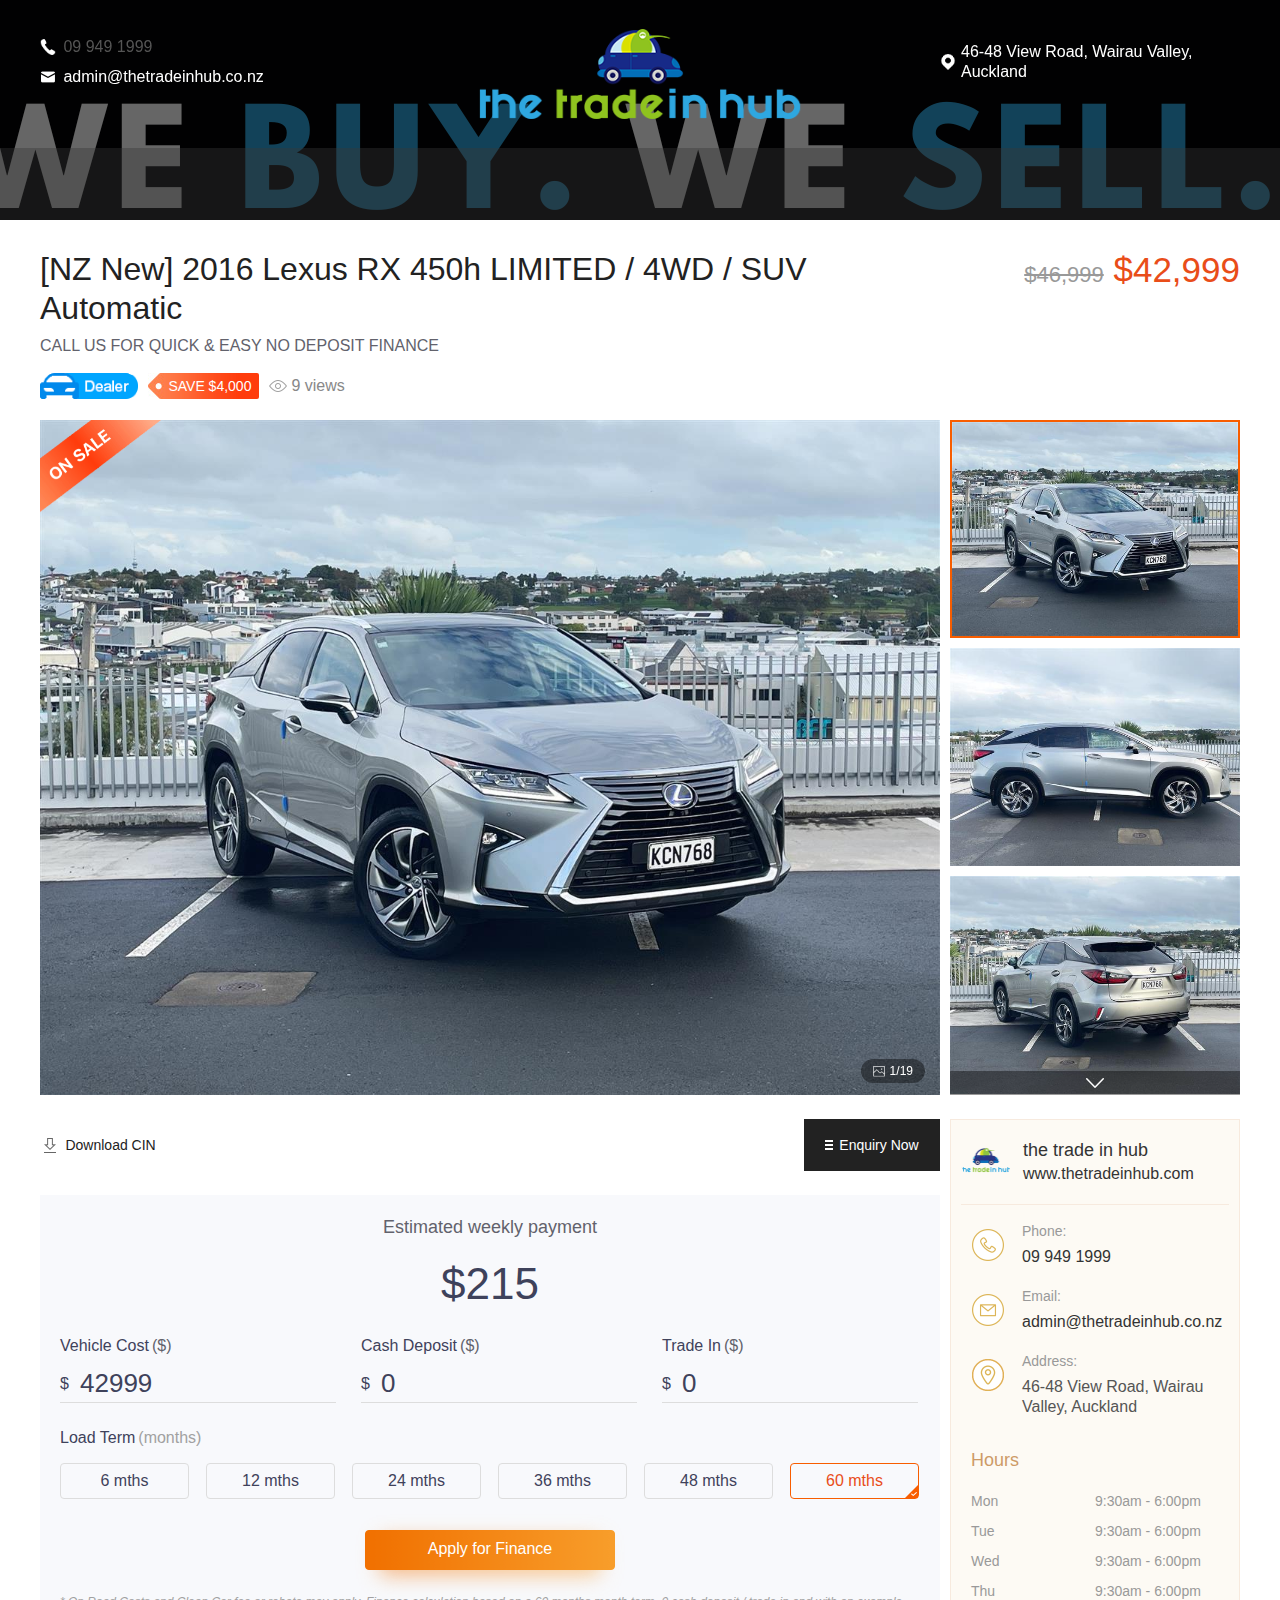
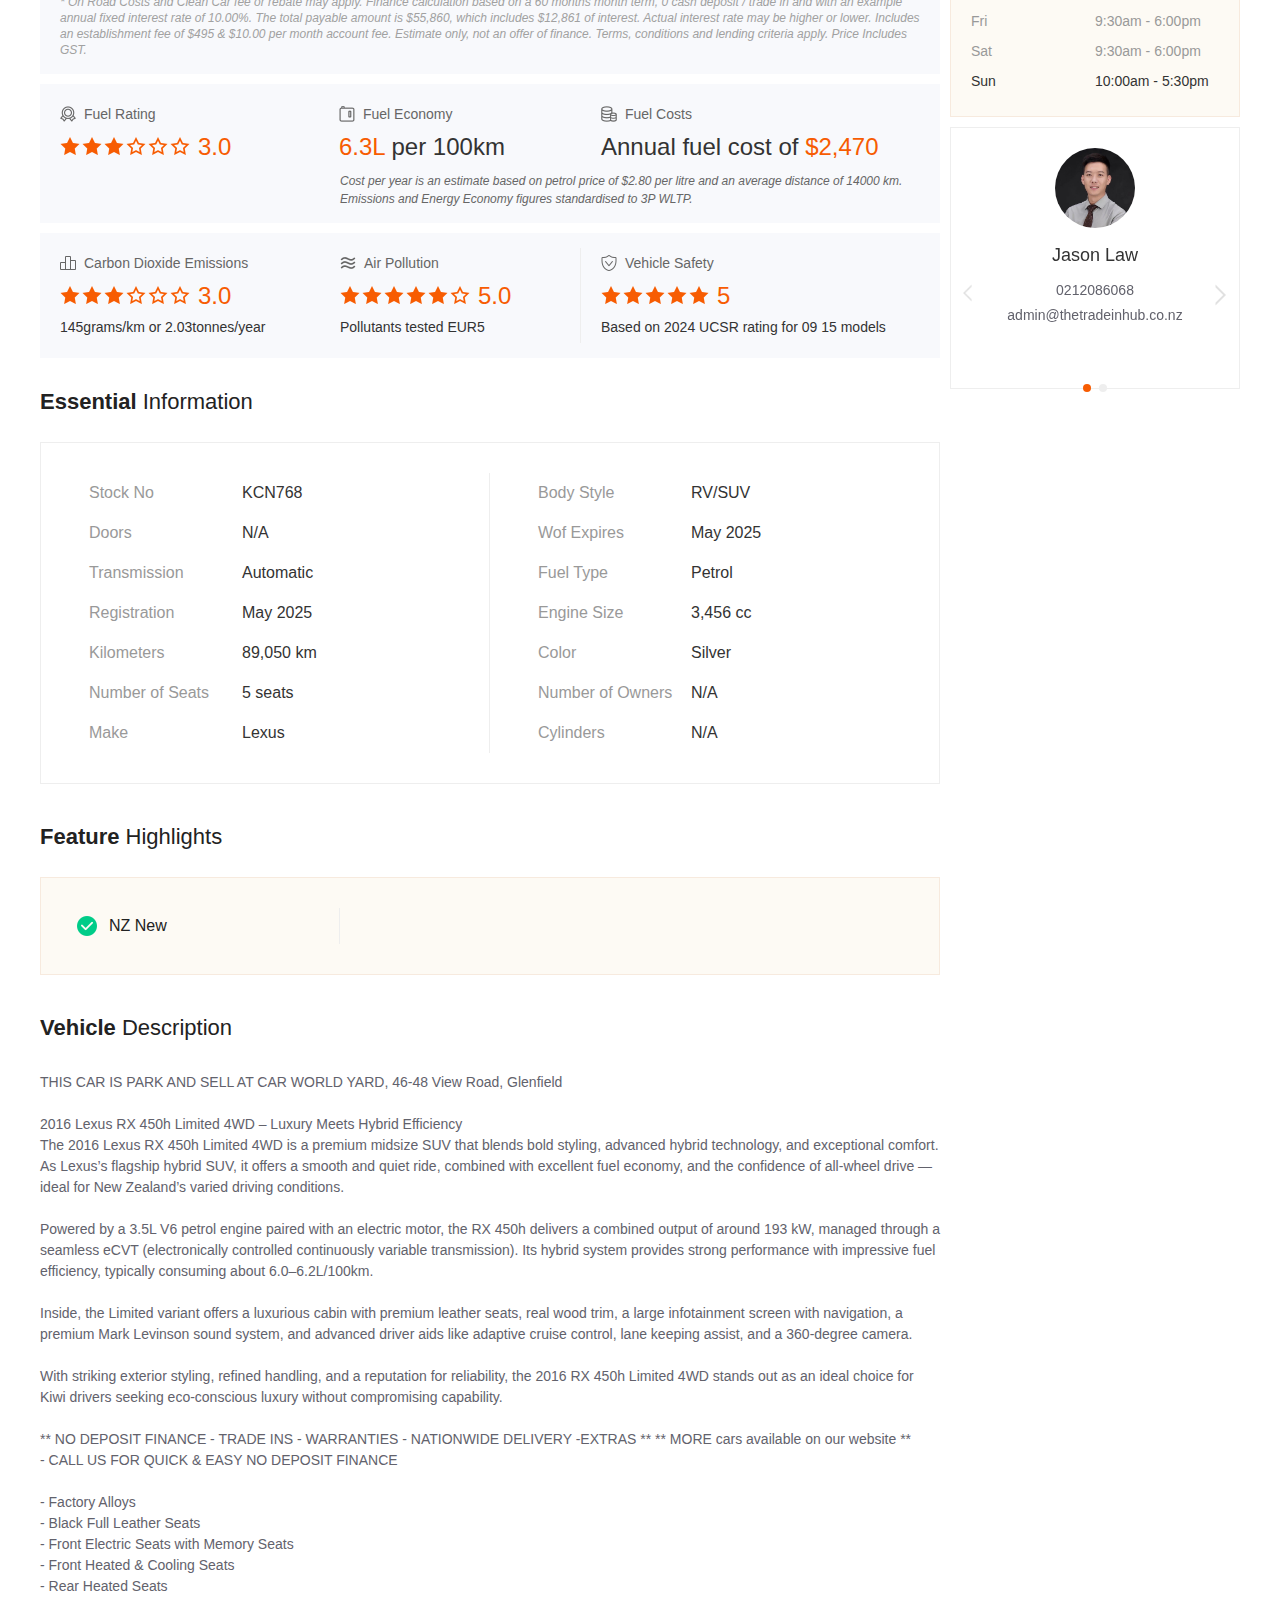
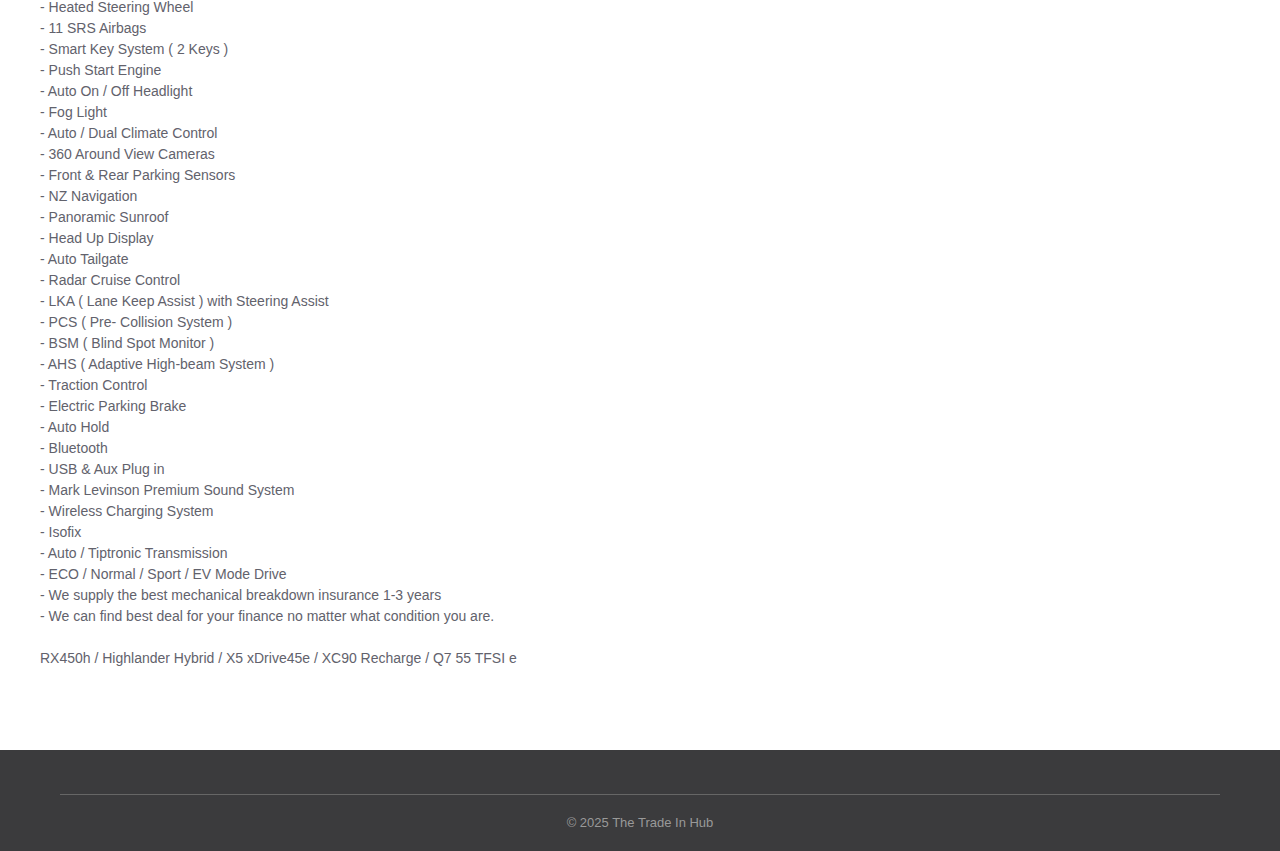
<file: src/index.html>
<html lang="en-nz">
<head>
    <meta name="viewport" content="width=device-width">
    <meta charset="UTF-8">
    <title>2016 Lexus RX 450h LIMITED / 4WD / NZ New RV/SUV Automatic for sale in Auckland New Zealand | the trade in hub</title>
    <meta name="description" content="2016 Lexus RX 450h LIMITED / 4WD / NZ New RV/SUV Automatic for sale in Auckland New Zealand, for more details please check out the essential information, feature highlights, and the vehicle description">
    <meta name="geo.region" content="NZ">
    <meta name="geo.placename" content="Auckland">
    <meta name="geo.position" content="-36.7715136;174.7351323">
    <meta name="ICBM" content="-36.7715136, 174.7351323">
    <link rel="shortcut icon" href="www.thetradeinhub.co.nz/favicon.ico" type="image/x-icon">
    <link rel="icon" href="www.thetradeinhub.co.nz/favicon.ico" type="image/x-icon">

    <link href="js.justcar.co.nz/aiya/v3/head.css" rel="stylesheet">
    <link href="js.justcar.co.nz/aiya/v3/form_v_4.0.1.css" rel="stylesheet">
    <script src="js.justcar.co.nz/aiya/v3/head.js.mjs"></script>

    <link href="www.thetradeinhub.co.nz/Areas/Shop/css/shared_v_4.0.1.css" rel="stylesheet">
    <link href="www.thetradeinhub.co.nz/Areas/Shop/css/template/a/foot_v_4.0.1.css" rel="stylesheet">
    <link href="www.thetradeinhub.co.nz/Areas/Shop/css/template/a/share_v_4.0.1.css" rel="stylesheet">
    <link href="www.thetradeinhub.co.nz/css/car-detail_v_4.0.1.css" rel="stylesheet">

    <meta property="og:type" content="website">
    <meta property="og:title" content="2016 Lexus RX 450h LIMITED / 4WD / NZ New RV/SUV Automatic for sale in Auckland New Zealand | the trade in hub">
    <meta property="og:description" content="2016 Lexus RX 450h LIMITED / 4WD / NZ New RV/SUV Automatic for sale in Auckland New Zealand, for more details please check out the essential information, feature highlights, and the vehicle description">
    <meta property="og:image" content="/images/90d4906e-d5e0-440b-91cf-9934bf6d29e6.jpg">

    <link href="www.thetradeinhub.co.nz/Areas/Shop/css/template/a-1/a-1_v_4.0.1.css" rel="stylesheet">

    <!-- Google tag (gtag.js) -->
    <script async src="https://www.googletagmanager.com/gtag/js?id=G-5HV6NZ27T2"></script>
    <script>
        window.dataLayer = window.dataLayer || [];
        function gtag() { dataLayer.push(arguments); }
        gtag('js', new Date());

        gtag('config', 'G-5HV6NZ27T2');
        gtag('config', 'AW-17664374480');
    </script>
    <!-- Event snippet for Click to call conversion page
    In your html page, add the snippet and call gtag_report_conversion when someone clicks on the chosen link or button. -->
    <script>
        function gtag_report_conversion(url) {
            var callback = function () {
                if (typeof (url) != 'undefined') {
                    window.location = url;
                }
            };
            gtag('event', 'conversion', {
                'send_to': 'AW-17664374480/JbTgCMSA7q8bENDtg-dB',
                'value': 1.0,
                'currency': 'NZD',
                'event_callback': callback
            });
            return false;
        }

        document.addEventListener("DOMContentLoaded", function () {
            const callLinks = document.querySelectorAll('a[class*="callLink"]');

            callLinks.forEach(callLink => {
                callLink.addEventListener("click", function (event) {
                    event.preventDefault();
                    gtag_report_conversion();
                    window.location.href = callLink.href;
                });
            });
        });
    </script>
</head>

<body>
    <div id="container">
        <div class="banner_top" style="background-image:url('cdn.oss.justcar.top/justcar/image/202411/30/b843aabd-eb31-4ff0-b751-a335fd9cc8a8.jpg.jpeg')">
            <ul id="top_banner_box" class="top_banner_box">
                <li>
                    <div class="top_banner_item_pic" style="background-image: url('cdn.oss.justcar.top/justcar/image/202411/30/b843aabd-eb31-4ff0-b751-a335fd9cc8a8.jpg.jpeg');"></div>
                </li>
            </ul>
            <script>
                $('#top_banner_box').slick({
                    infinite: true,
                    arrows: false,
                    dots: true,
                    autoplay: true,
                    autoplaySpeed: 3000,
                    pauseOnFocus: false
                });
            </script>
            <div class="shop_info" style="">
                <div class="w">
                    <img class="shop_logo" src="cdn.oss.justcar.top/justcar/image/202101/14/6cc290b6-d52c-4a3a-a0c8-332f90cb1614.jpg.jpeg" alt="">
                    <div class="shop_info_left">
                        <div class="item tel">
                            <img class="icon" src="www.thetradeinhub.co.nz/Areas/Shop/css/template/a-1/img/tel_icon.png" alt="">
                            <span class="des" style=""><a href="tel:099491999" class="callLink">09 949 1999</a></span>
                        </div>
                        <br>
                        <a class="item tel" href="mailto:admin@thetradeinhub.co.nz">
                            <img class="icon" src="www.thetradeinhub.co.nz/Areas/Shop/css/template/a-1/img/email_icon.png" alt="">
                            <span class="des" style="">admin@thetradeinhub.co.nz</span>
                        </a>
                    </div>
                    <a class="shop_info_left" style="position: absolute; width: 300px; text-align: left; top: 22px; right: 0; left: unset; " href="https://www.google.com/maps/place/The+Trade+In+Hub/@-36.7715126,174.732551,17z/data=!3m1!4b1!4m6!3m5!1s0x6d0d398332ca1703:0x2a36dc98a4f53bee!8m2!3d-36.7715126!4d174.7351313!16s%2Fg%2F11hl9n_d9g?entry=ttu&g_ep=EgoyMDI1MTAxNC4wIKXMDSoASAFQAw%3D%3D" target="_blank">
                        <div class="item" style="display: flex; align-items: center; height: 80px; line-height: 20px;">
                            <img class="icon" src="www.thetradeinhub.co.nz/Areas/Shop/css/template/a-1/img/location_icon.png" alt="" style="margin-right: 5px; vertical-align: unset;margin-top:0;">
                            <span><span>46-48 View Road, Wairau Valley, Auckland</span></span>
                        </div>
                    </a>
                </div>
            </div>
            <div class="nav">
                <div class="w nav_contain" id="nav">
                    <ul class="nav_inner_ul clear" style=""></ul>
                </div>
            </div>
            <div class="banner_bottom"></div>
        </div>

        <div class="operation_bar">
            <div class="w">
                <div class="operation_bar_btn_group" style="min-width:500px;">
                    <div class="operation_bar_btn_item" style="">
                        <img class="operation_bar_btn_pic" src="www.thetradeinhub.co.nz/images/car_detail_pre_box_top_share.png" alt="">
                        <span class="operation_bar_btn_des">Share</span>
                        <img class="car_detail_pre_box_top_arrow" src="www.thetradeinhub.co.nz/images/car_detail_pre_box_top_arrow.png" alt="">
                        <div class="share_btn_group">
                            <iframe id="fb_share_btn_top" src="/" width="73" height="28" style="border:none;overflow:hidden" scrolling="no" frameborder="0" allowtransparency="true" allow="encrypted-media"></iframe>
                        </div>
                    </div>

                    <a class="operation_bar_btn_item" target="_blank" href="/images/8723c1b7-fee6-4fd8-b688-ba71dedb6a09.pdf">
                        <img class="operation_bar_btn_pic" src="www.thetradeinhub.co.nz/images/car_detail_pre_box_top_download.png" alt="">
                        <span class="operation_bar_btn_des">Download CIN</span>
                    </a>
                </div>

                <div class="opration">
                    <a href="tel:099491999" class="opration_btn enquiry callLink"> <img style="width: 8px;height: 10px;vertical-align:top;margin-right: 6px;margin-top:20px;" src="www.thetradeinhub.co.nz/images/enquiry.png" alt="">Enquiry Now</a>
                </div>
            </div>
        </div>
        <div style="height:30px;"></div>

        <div class="car_base_info w clear">
            <div class="clear">
                <div style="float:left;width:900px;">
                    <h1 class="car_base_info_des_title">[NZ New] 2016 Lexus RX 450h LIMITED / 4WD / SUV Automatic</h1>
                    <div class="car_base_info_des_adv">CALL US FOR QUICK &amp; EASY NO DEPOSIT FINANCE</div>
                    <div class="car_base_info_foot">
                        <img class="discount_type" src="www.thetradeinhub.co.nz/images/dealer.png">
                        <span class="car_off">SAVE $4,000</span>
                        <div class="view_count"><img class="view_icon" src="www.thetradeinhub.co.nz/images/view_icon.png" alt=""><span>9 views</span> </div>
                    </div>
                </div>
                <div class="price_box">
                    <div class="price">
                        <span style="line-height:32px;color:#999;text-decoration: line-through;font-size:22px;text-align:right;">$46,999</span>
                        $42,999
                    </div>
                </div>
            </div>

            <div class="car_detail_pre_box clear">
                <div class="car_detail_pre_box_top">
                    <img class="onsale_img" style="z-index:1;" src="www.thetradeinhub.co.nz/images/sale2.png">

                    <div class="swiper_photo_count">
                        <img class="phone_icon" src="www.thetradeinhub.co.nz/images/ico_photo.png" alt="Alternate Text">
                        <span class="count"><span id="car_detail_pre_box_top_cur">1</span>/<span id="car_detail_pre_box_top_total">19</span></span>
                    </div>
                    <ul id="car_detail_pre_box_top_contain" class="car_detail_pre_box_top_contain">
                        <li>
                            <div class="banner_contain">
                                <img class="car_pic" src="cdn.file.justcar.top/upload/justcar/image/202504/30/90d4906e-d5e0-440b-91cf-9934bf6d29e6.jpg.jpeg" alt="" layer-src="images/90d4906e-d5e0-440b-91cf-9934bf6d29e6.jpg">
                            </div>
                        </li>
                        <li>
                            <div class="banner_contain">
                                <img class="car_pic" src="cdn.file.justcar.top/upload/justcar/image/202504/30/464bff52-b184-49f8-b95d-b00ff1e86743.jpg.jpeg" alt="" layer-src="images/464bff52-b184-49f8-b95d-b00ff1e86743.jpg">
                            </div>
                        </li>
                        <li>
                            <div class="banner_contain">
                                <img class="car_pic" src="cdn.file.justcar.top/upload/justcar/image/202504/30/3cc993c9-f6d9-4b94-a01a-8e40d51c673f.jpg.jpeg" alt="" layer-src="images/3cc993c9-f6d9-4b94-a01a-8e40d51c673f.jpg">
                            </div>
                        </li>
                        <li>
                            <div class="banner_contain">
                                <img class="car_pic" src="cdn.file.justcar.top/upload/justcar/image/202504/30/86be5f0f-e0e9-4cff-8162-3036c8a071ea.jpg.jpeg" alt="" layer-src="images/86be5f0f-e0e9-4cff-8162-3036c8a071ea.jpg">
                            </div>
                        </li>
                        <li>
                            <div class="banner_contain">
                                <img class="car_pic" src="cdn.file.justcar.top/upload/justcar/image/202504/30/8aaeb666-fab6-45a6-95a0-f0cb6a384d78.jpg.jpeg" alt="" layer-src="images/8aaeb666-fab6-45a6-95a0-f0cb6a384d78.jpg">
                            </div>
                        </li>
                        <li>
                            <div class="banner_contain">
                                <img class="car_pic" src="cdn.file.justcar.top/upload/justcar/image/202504/30/bd45c993-2e39-410f-a1b3-013c6d57dd7f.jpg.jpeg" alt="" layer-src="images/bd45c993-2e39-410f-a1b3-013c6d57dd7f.jpg">
                            </div>
                        </li>
                        <li>
                            <div class="banner_contain">
                                <img class="car_pic" src="cdn.file.justcar.top/upload/justcar/image/202504/30/e02b7bc7-0994-4042-ad33-8d57a773dbc2.jpg.jpeg" alt="" layer-src="images/e02b7bc7-0994-4042-ad33-8d57a773dbc2.jpg">
                            </div>
                        </li>
                        <li>
                            <div class="banner_contain">
                                <img class="car_pic" src="cdn.file.justcar.top/upload/justcar/image/202504/30/eeedcb89-b375-4ef3-8d8c-aa8857b8ef95.jpg.jpeg" alt="" layer-src="images/eeedcb89-b375-4ef3-8d8c-aa8857b8ef95.jpg">
                            </div>
                        </li>
                        <li>
                            <div class="banner_contain">
                                <img class="car_pic" src="cdn.file.justcar.top/upload/justcar/image/202504/30/a5b251f7-d3e8-4668-a4a2-abcc3b35784f.jpg.jpeg" alt="" layer-src="images/a5b251f7-d3e8-4668-a4a2-abcc3b35784f.jpg">
                            </div>
                        </li>
                        <li>
                            <div class="banner_contain">
                                <img class="car_pic" src="cdn.file.justcar.top/upload/justcar/image/202504/30/0d7e6d93-5c1d-473e-b824-7db5fee146d2.jpg.jpeg" alt="" layer-src="images/0d7e6d93-5c1d-473e-b824-7db5fee146d2.jpg">
                            </div>
                        </li>
                        <li>
                            <div class="banner_contain">
                                <img class="car_pic" src="cdn.file.justcar.top/upload/justcar/image/202504/30/5997401a-bc14-42c0-9240-cedf443640e3.jpg.jpeg" alt="" layer-src="images/5997401a-bc14-42c0-9240-cedf443640e3.jpg">
                            </div>
                        </li>
                        <li>
                            <div class="banner_contain">
                                <img class="car_pic" src="cdn.file.justcar.top/upload/justcar/image/202504/30/306ca0c9-275d-463a-b908-8d0a7e89a6f0.jpg.jpeg" alt="" layer-src="images/306ca0c9-275d-463a-b908-8d0a7e89a6f0.jpg">
                            </div>
                        </li>
                        <li>
                            <div class="banner_contain">
                                <img class="car_pic" src="cdn.file.justcar.top/upload/justcar/image/202504/30/14be1af4-624e-4ee2-9688-6a14a9154760.jpg.jpeg" alt="" layer-src="images/14be1af4-624e-4ee2-9688-6a14a9154760.jpg">
                            </div>
                        </li>
                        <li>
                            <div class="banner_contain">
                                <img class="car_pic" src="cdn.file.justcar.top/upload/justcar/image/202504/30/66baa661-d955-4f52-88dc-4fae1e015218.jpg.jpeg" alt="" layer-src="images/66baa661-d955-4f52-88dc-4fae1e015218.jpg">
                            </div>
                        </li>
                        <li>
                            <div class="banner_contain">
                                <img class="car_pic" src="cdn.file.justcar.top/upload/justcar/image/202504/30/6e179389-2fe0-4876-93b6-fcbde10696f1.jpg.jpeg" alt="" layer-src="images/6e179389-2fe0-4876-93b6-fcbde10696f1.jpg">
                            </div>
                        </li>
                        <li>
                            <div class="banner_contain">
                                <img class="car_pic" src="cdn.file.justcar.top/upload/justcar/image/202504/30/b8b49ecc-c127-49ee-896e-a76a1ac0447f.jpg.jpeg" alt="" layer-src="images/b8b49ecc-c127-49ee-896e-a76a1ac0447f.jpg">
                            </div>
                        </li>
                        <li>
                            <div class="banner_contain">
                                <img class="car_pic" src="cdn.file.justcar.top/upload/justcar/image/202504/30/f58e4897-a5a3-4759-8e81-0e234dc08687.jpg.jpeg" alt="" layer-src="images/f58e4897-a5a3-4759-8e81-0e234dc08687.jpg">
                            </div>
                        </li>
                        <li>
                            <div class="banner_contain">
                                <img class="car_pic" src="cdn.file.justcar.top/upload/justcar/image/202504/30/959fc3b1-0d32-4f1a-89c7-718fabeeb891.jpg.jpeg" alt="" layer-src="images/959fc3b1-0d32-4f1a-89c7-718fabeeb891.jpg">
                            </div>
                        </li>
                        <li>
                            <div class="banner_contain">
                                <img class="car_pic" src="cdn.file.justcar.top/upload/justcar/image/202504/30/f73e0c3b-c0f9-436b-8b91-f4c065bf73e1.jpg.jpeg" alt="" layer-src="images/f73e0c3b-c0f9-436b-8b91-f4c065bf73e1.jpg">
                            </div>
                        </li>
                    </ul>
                    <script>
                        $(function () {
                            layer.photos({
                                photos: '#car_detail_pre_box_top_contain',
                                anim: 5
                            });
                        })
                    </script>
                </div>
                <div class="car_detail_pre_box_bottom">
                    <ul id="car_detail_pre_box_bottom_contain" class="car_pre_box_bottom_contain" style="cursor:pointer;">
                        <li>
                            <div class="banner_contain" data-index="0">
                                <img class="car_pic active" src="cdn.file.justcar.top/upload/justcar/image/202504/30/90d4906e-d5e0-440b-91cf-9934bf6d29e6_small.jpg.jpeg" alt="">
                            </div>
                        </li>
                        <li>
                            <div class="banner_contain" data-index="1">
                                <img class="car_pic" src="cdn.file.justcar.top/upload/justcar/image/202504/30/464bff52-b184-49f8-b95d-b00ff1e86743_small.jpg.jpeg" alt="">
                            </div>
                        </li>
                        <li>
                            <div class="banner_contain" data-index="2">
                                <img class="car_pic" src="cdn.file.justcar.top/upload/justcar/image/202504/30/3cc993c9-f6d9-4b94-a01a-8e40d51c673f_small.jpg.jpeg" alt="">
                            </div>
                        </li>
                        <li>
                            <div class="banner_contain" data-index="3">
                                <img class="car_pic" src="cdn.file.justcar.top/upload/justcar/image/202504/30/86be5f0f-e0e9-4cff-8162-3036c8a071ea_small.jpg.jpeg" alt="">
                            </div>
                        </li>
                        <li>
                            <div class="banner_contain" data-index="4">
                                <img class="car_pic" src="cdn.file.justcar.top/upload/justcar/image/202504/30/8aaeb666-fab6-45a6-95a0-f0cb6a384d78_small.jpg.jpeg" alt="">
                            </div>
                        </li>
                        <li>
                            <div class="banner_contain" data-index="5">
                                <img class="car_pic" src="cdn.file.justcar.top/upload/justcar/image/202504/30/bd45c993-2e39-410f-a1b3-013c6d57dd7f_small.jpg.jpeg" alt="">
                            </div>
                        </li>
                        <li>
                            <div class="banner_contain" data-index="6">
                                <img class="car_pic" src="cdn.file.justcar.top/upload/justcar/image/202504/30/e02b7bc7-0994-4042-ad33-8d57a773dbc2_small.jpg.jpeg" alt="">
                            </div>
                        </li>
                        <li>
                            <div class="banner_contain" data-index="7">
                                <img class="car_pic" src="cdn.file.justcar.top/upload/justcar/image/202504/30/eeedcb89-b375-4ef3-8d8c-aa8857b8ef95_small.jpg.jpeg" alt="">
                            </div>
                        </li>
                        <li>
                            <div class="banner_contain" data-index="8">
                                <img class="car_pic" src="cdn.file.justcar.top/upload/justcar/image/202504/30/a5b251f7-d3e8-4668-a4a2-abcc3b35784f_small.jpg.jpeg" alt="">
                            </div>
                        </li>
                        <li>
                            <div class="banner_contain" data-index="9">
                                <img class="car_pic" src="cdn.file.justcar.top/upload/justcar/image/202504/30/0d7e6d93-5c1d-473e-b824-7db5fee146d2_small.jpg.jpeg" alt="">
                            </div>
                        </li>
                        <li>
                            <div class="banner_contain" data-index="10">
                                <img class="car_pic" src="cdn.file.justcar.top/upload/justcar/image/202504/30/5997401a-bc14-42c0-9240-cedf443640e3_small.jpg.jpeg" alt="">
                            </div>
                        </li>
                        <li>
                            <div class="banner_contain" data-index="11">
                                <img class="car_pic" src="cdn.file.justcar.top/upload/justcar/image/202504/30/306ca0c9-275d-463a-b908-8d0a7e89a6f0_small.jpg.jpeg" alt="">
                            </div>
                        </li>
                        <li>
                            <div class="banner_contain" data-index="12">
                                <img class="car_pic" src="cdn.file.justcar.top/upload/justcar/image/202504/30/14be1af4-624e-4ee2-9688-6a14a9154760_small.jpg.jpeg" alt="">
                            </div>
                        </li>
                        <li>
                            <div class="banner_contain" data-index="13">
                                <img class="car_pic" src="cdn.file.justcar.top/upload/justcar/image/202504/30/66baa661-d955-4f52-88dc-4fae1e015218_small.jpg.jpeg" alt="">
                            </div>
                        </li>
                        <li>
                            <div class="banner_contain" data-index="14">
                                <img class="car_pic" src="cdn.file.justcar.top/upload/justcar/image/202504/30/6e179389-2fe0-4876-93b6-fcbde10696f1_small.jpg.jpeg" alt="">
                            </div>
                        </li>
                        <li>
                            <div class="banner_contain" data-index="15">
                                <img class="car_pic" src="cdn.file.justcar.top/upload/justcar/image/202504/30/b8b49ecc-c127-49ee-896e-a76a1ac0447f_small.jpg.jpeg" alt="">
                            </div>
                        </li>
                        <li>
                            <div class="banner_contain" data-index="16">
                                <img class="car_pic" src="cdn.file.justcar.top/upload/justcar/image/202504/30/f58e4897-a5a3-4759-8e81-0e234dc08687_small.jpg.jpeg" alt="">
                            </div>
                        </li>
                        <li>
                            <div class="banner_contain" data-index="17">
                                <img class="car_pic" src="cdn.file.justcar.top/upload/justcar/image/202504/30/959fc3b1-0d32-4f1a-89c7-718fabeeb891_small.jpg.jpeg" alt="">
                            </div>
                        </li>
                        <li>
                            <div class="banner_contain" data-index="18">
                                <img class="car_pic" src="cdn.file.justcar.top/upload/justcar/image/202504/30/f73e0c3b-c0f9-436b-8b91-f4c065bf73e1_small.jpg.jpeg" alt="">
                            </div>
                        </li>
                    </ul>
                </div>
            </div>
        </div>

        <div class="car_more_info w clear">
            <div class="car_more_info_left">
                <div class="clear">
                    <div class="operation_bar_btn_group">
                        <a class="operation_bar_btn_item" target="_blank" href="upload/8723c1b7-fee6-4fd8-b688-ba71dedb6a09.pdf">
                            <img class="operation_bar_btn_pic" src="www.thetradeinhub.co.nz/images/car_detail_pre_box_top_download.png" alt="">
                            <span class="operation_bar_btn_des">Download CIN</span>
                        </a>
                    </div>
                    <div class="car_base_info_des">
                        <div style="float:left;padding-top:11px;"></div>
                        <div class="opration">
                            <a href="tel:099491999" class="opration_btn enquiry callLink"> <img style="width: 8px;height: 10px;vertical-align:top;margin-right: 6px;margin-top:20px;" src="www.thetradeinhub.co.nz/images/enquiry.png" alt="">Enquiry Now</a>
                        </div>
                    </div>
                </div>
                <div class="finance" style="margin-bottom: 10px;">
                    <div class="finance_title">
                        <div class="finance_title_contain">Estimated weekly payment</div>
                    </div>
                    <div class="finance_price">$<span id="financePrice">215</span></div>
                    <div class="finance_group clear">
                        <div class="finance_item">
                            <div class="finance_item_label">Vehicle Cost<span class="unit">($)</span></div>
                            <div class="finance_item_input_box"><span class="unit">$</span><input type="text" id="vehiclePrice" class="finance_item_input" placeholder="0" onkeyup="aiya.car.detail.calculate(4117,this)" value="42999"></div>
                        </div>
                        <div class="finance_item">
                            <div class="finance_item_label">Cash Deposit<span class="unit">($)</span></div>
                            <div class="finance_item_input_box"><span class="unit">$</span><input type="text" id="cashDeposit" class="finance_item_input" placeholder="0" onkeyup="aiya.car.detail.calculate(4117,this)" value="0"></div>
                        </div>
                        <div class="finance_item">
                            <div class="finance_item_label">Trade In<span class="unit">($)</span></div>
                            <div class="finance_item_input_box"><span class="unit">$</span><input type="text" id="tradeInPrice" class="finance_item_input" placeholder="0" onkeyup="aiya.car.detail.calculate(4117,this)" value="0"></div>
                        </div>
                    </div>
                    <div class="month_box">
                        <div class="month_label">Load Term<span class="unit">(months)</span></div>
                        <div class="month_group clear">
                            <div class="month_item  month_item_hidden_margin" onclick="aiya.car.detail.changeTerm(this,4117)" data-month="6">6 mths</div>
                            <div class="month_item " onclick="aiya.car.detail.changeTerm(this,4117)" data-month="12">12 mths</div>
                            <div class="month_item " onclick="aiya.car.detail.changeTerm(this,4117)" data-month="24">24 mths</div>
                            <div class="month_item " onclick="aiya.car.detail.changeTerm(this,4117)" data-month="36">36 mths</div>
                            <div class="month_item " onclick="aiya.car.detail.changeTerm(this,4117)" data-month="48">48 mths</div>
                            <div class="month_item active" onclick="aiya.car.detail.changeTerm(this,4117)" data-month="60">60 mths</div>
                        </div>
                    </div>
                    <a class="finance_submit_btn callLink" href="tel:099491999">
                        <img class="finance_submit_pic" src="www.thetradeinhub.co.nz/images/finance_submit_pic.png" alt="">
                        <div class="finance_submit_text">Apply for Finance</div>
                    </a>
                    <div id="caculate">
                        <div class="summery" style="text-decoration:none;text-align:left;margin-top:5px;">* On Road Costs and Clean Car fee or rebate may apply.&nbsp;Finance calculation based on a 60 months month term, 0 cash deposit / trade in and with an example annual fixed interest rate of 10.00%. The total payable amount is $55,860, which includes $12,861 of interest. Actual interest rate may be higher or lower. Includes an establishment fee of $495 &amp; $10.00 per month account fee. Estimate only, not an offer of finance. Terms, conditions and lending criteria apply. Price Includes GST.</div>
                    </div>
                </div>

                <div class="fuel_info clear">
                    <div class="fuel_info_item ay_fl">
                        <div class="fuel_info_item_top clear">
                            <img class="fuel_info_item_icon ay_fl" src="www.thetradeinhub.co.nz/images/car-detail-fuel/fuel_rating.png">
                            <div class="fuel_info_item_label ay_fl">Fuel Rating</div>
                        </div>
                        <div class="fuel_info_item_contain clear">
                            <img class="star_item ay_fl" src="www.thetradeinhub.co.nz/images/car-detail-fuel/full_star.png">
                            <img class="star_item ay_fl" src="www.thetradeinhub.co.nz/images/car-detail-fuel/full_star.png">
                            <img class="star_item ay_fl" src="www.thetradeinhub.co.nz/images/car-detail-fuel/full_star.png">
                            <img class="star_item ay_fl" src="www.thetradeinhub.co.nz/images/car-detail-fuel/empty_star.png">
                            <img class="star_item ay_fl" src="www.thetradeinhub.co.nz/images/car-detail-fuel/empty_star.png">
                            <img class="star_item ay_fl" src="www.thetradeinhub.co.nz/images/car-detail-fuel/empty_star.png">
                            <div class="fuel_info_item_des ay_fl" style="margin-left:6px;">3.0</div>
                        </div>
                    </div>
                    <div class="fuel_info_item ay_fl" style="padding-left:20px;width: 242px;">
                        <div class="fuel_info_item_top clear">
                            <img class="fuel_info_item_icon ay_fl" src="www.thetradeinhub.co.nz/images/car-detail-fuel/fuel_economy.png">
                            <div class="fuel_info_item_label ay_fl">Fuel Economy</div>
                        </div>
                        <div class="fuel_info_item_contain clear">
                            <div class="fuel_info_item_des">6.3L<span style="color: #333333;"> per 100km</span></div>
                        </div>
                    </div>
                    <div class="fuel_info_item ay_fl" style="width:327px;">
                        <div class="fuel_info_item_top clear">
                            <img class="fuel_info_item_icon ay_fl" src="www.thetradeinhub.co.nz/images/car-detail-fuel/fuel_costs.png">
                            <div class="fuel_info_item_label ay_fl">Fuel Costs</div>
                        </div>
                        <div class="fuel_info_item_contain clear">
                            <div class="fuel_info_item_des"><span style="color: #333333;">Annual fuel cost of </span>$2,470</div>
                        </div>
                    </div>
                    <div class="fuel_right_box ay_fr">
                        <div class="fuel_right_box_contain">Cost per year is an estimate based on petrol price of  $2.80 per litre and an average distance of 14000 km. Emissions and Energy Economy figures standardised to 3P WLTP.</div>
                    </div>
                </div>

                <div class="carbon_safety_info clear">
                    <div class="carbon_safety_info_item ay_fl" style="width:260px;">
                        <div class="carbon_safety_info_item_top clear">
                            <img class="carbon_safety_info_item_icon ay_fl" src="www.thetradeinhub.co.nz/images/car-detail-fuel/carbon_rating.png">
                            <div class="carbon_safety_info_item_label ay_fl">Carbon Dioxide Emissions</div>
                        </div>
                        <div class="carbon_safety_info_item_contain clear">
                            <img class="star_item ay_fl" src="www.thetradeinhub.co.nz/images/car-detail-fuel/full_star.png">
                            <img class="star_item ay_fl" src="www.thetradeinhub.co.nz/images/car-detail-fuel/full_star.png">
                            <img class="star_item ay_fl" src="www.thetradeinhub.co.nz/images/car-detail-fuel/full_star.png">
                            <img class="star_item ay_fl" src="www.thetradeinhub.co.nz/images/car-detail-fuel/empty_star.png">
                            <img class="star_item ay_fl" src="www.thetradeinhub.co.nz/images/car-detail-fuel/empty_star.png">
                            <img class="star_item ay_fl" src="www.thetradeinhub.co.nz/images/car-detail-fuel/empty_star.png">
                            <div class="carbon_safety_info_item_des ay_fl" style="margin-left:6px;">3.0</div>
                        </div>
                        <div class="carbon_safety_info_item_des_line">145grams/km or 2.03tonnes/year</div>
                    </div>

                    <div class="carbon_safety_info_item ay_fl">
                        <div class="carbon_safety_info_item_top clear">
                            <img class="carbon_safety_info_item_icon ay_fl" src="www.thetradeinhub.co.nz/images/car-detail-fuel/pollution_rating.png">
                            <div class="carbon_safety_info_item_label ay_fl">Air Pollution</div>
                        </div>
                        <div class="carbon_safety_info_item_contain clear">
                            <img class="star_item ay_fl" src="www.thetradeinhub.co.nz/images/car-detail-fuel/full_star.png">
                            <img class="star_item ay_fl" src="www.thetradeinhub.co.nz/images/car-detail-fuel/full_star.png">
                            <img class="star_item ay_fl" src="www.thetradeinhub.co.nz/images/car-detail-fuel/full_star.png">
                            <img class="star_item ay_fl" src="www.thetradeinhub.co.nz/images/car-detail-fuel/full_star.png">
                            <img class="star_item ay_fl" src="www.thetradeinhub.co.nz/images/car-detail-fuel/full_star.png">
                            <img class="star_item ay_fl" src="www.thetradeinhub.co.nz/images/car-detail-fuel/empty_star.png">
                            <div class="carbon_safety_info_item_des ay_fl" style="margin-left:6px;">5.0</div>
                        </div>
                        <div class="carbon_safety_info_item_des_line">Pollutants tested EUR5</div>
                    </div>

                    <div class="carbon_safety_info_devide ay_fl"></div>

                    <div class="carbon_safety_info_item ay_fl" style="width:330px;">
                        <div class="carbon_safety_info_item_top clear">
                            <img class="carbon_safety_info_item_icon ay_fl" src="www.thetradeinhub.co.nz/images/car-detail-fuel/safety_rating.png">
                            <div class="carbon_safety_info_item_label ay_fl">Vehicle Safety</div>
                        </div>
                        <div class="carbon_safety_info_item_contain clear">
                            <img class="star_item ay_fl" src="www.thetradeinhub.co.nz/images/car-detail-fuel/full_star.png">
                            <img class="star_item ay_fl" src="www.thetradeinhub.co.nz/images/car-detail-fuel/full_star.png">
                            <img class="star_item ay_fl" src="www.thetradeinhub.co.nz/images/car-detail-fuel/full_star.png">
                            <img class="star_item ay_fl" src="www.thetradeinhub.co.nz/images/car-detail-fuel/full_star.png">
                            <img class="star_item ay_fl" src="www.thetradeinhub.co.nz/images/car-detail-fuel/full_star.png">
                            <div class="carbon_safety_info_item_des ay_fl" style="margin-left:6px;">5</div>
                        </div>
                        <div class="carbon_safety_info_item_des_line">Based on 2024 UCSR rating for 09 15 models</div>
                    </div>
                </div>

                <div class="section">
                    <div class="car_more_info_left_title h1">Essential <span style="font-weight:normal">Information</span></div>
                    <div class="essential_information">
                        <div class="clear">
                            <div class="essential_information_item ay_fl"><span class="essential_information_label">Stock No</span><span class="essential_information_value">KCN768</span></div>
                            <div class="essential_information_item ay_fl"><span class="essential_information_label">Body Style</span><span class="essential_information_value">RV/SUV</span></div>
                        </div>
                        <div class="clear">
                            <div class="essential_information_item ay_fl"><span class="essential_information_label">Doors</span><span class="essential_information_value">N/A</span></div>
                            <div class="essential_information_item ay_fl"><span class="essential_information_label">Wof Expires</span><span class="essential_information_value">May 2025</span></div>
                        </div>
                        <div class="clear">
                            <div class="essential_information_item ay_fl"><span class="essential_information_label">Transmission</span><span class="essential_information_value">Automatic</span></div>
                            <div class="essential_information_item ay_fl"><span class="essential_information_label">Fuel Type</span><span class="essential_information_value">Petrol</span></div>
                        </div>
                        <div class="clear">
                            <div class="essential_information_item ay_fl"><span class="essential_information_label">Registration</span><span class="essential_information_value">May 2025</span></div>
                            <div class="essential_information_item ay_fl"><span class="essential_information_label">Engine Size</span><span class="essential_information_value">3,456 cc</span></div>
                        </div>
                        <div class="clear">
                            <div class="essential_information_item ay_fl"><span class="essential_information_label">Kilometers</span><span class="essential_information_value">89,050 km</span></div>
                            <div class="essential_information_item ay_fl"><span class="essential_information_label">Color</span><span class="essential_information_value">Silver</span></div>
                        </div>
                        <div class="clear">
                            <div class="essential_information_item ay_fl"><span class="essential_information_label">Number of Seats</span><span class="essential_information_value">5 seats</span></div>
                            <div class="essential_information_item ay_fl"><span class="essential_information_label">Number of Owners</span><span class="essential_information_value">N/A</span></div>
                        </div>
                        <div class="clear">
                            <div class="essential_information_item ay_fl"><span class="essential_information_label">Make</span><span class="essential_information_value"> Lexus</span></div>
                            <div class="essential_information_item ay_fl"><span class="essential_information_label">Cylinders</span><span class="essential_information_value">N/A</span></div>
                        </div>
                    </div>
                    <div style="height:23px;"></div>
                </div>

                <div class="section">
                    <div class="car_more_info_left_title h1">Feature <span style="font-weight:normal">Highlights</span></div>
                    <div class="feature_highlights clear">
                        <div class="feature_highlights_item clear">
                            <img class="feature_highlights_icon ay_fl" src="www.thetradeinhub.co.nz/images/feature_highlights_icon.png">
                            <div class="feature_highlights_content ay_fl feature_highlights_content_border">NZ New</div>
                        </div>
                    </div>
                    <div style="height:23px;"></div>
                </div>

                <div class="section">
                    <h2 class="car_more_info_left_title h1">Vehicle <span style="font-weight:normal">Description</span></h2>
                    <div class="owner_message">
                        <p>
                            THIS CAR IS PARK AND SELL AT CAR WORLD YARD, 46-48 View Road, Glenfield<br><br>2016 Lexus RX 450h Limited 4WD &#8211; Luxury Meets Hybrid Efficiency<br>The 2016 Lexus RX 450h Limited 4WD is a premium midsize SUV that blends bold styling, advanced hybrid technology, and exceptional comfort. As Lexus&#8217;s flagship hybrid SUV, it offers a smooth and quiet ride, combined with excellent fuel economy, and the confidence of all-wheel drive &#8212; ideal for New Zealand&#8217;s varied driving conditions.<br><br>Powered by a 3.5L V6 petrol engine paired with an electric motor, the RX 450h delivers a combined output of around 193 kW, managed through a seamless eCVT (electronically controlled continuously variable transmission). Its hybrid system provides strong performance with impressive fuel efficiency, typically consuming about 6.0&#8211;6.2L/100km.<br><br>Inside, the Limited variant offers a luxurious cabin with premium leather seats, real wood trim, a large infotainment screen with navigation, a premium Mark Levinson sound system, and advanced driver aids like adaptive cruise control, lane keeping assist, and a 360-degree camera.<br><br>With striking exterior styling, refined handling, and a reputation for reliability, the 2016 RX 450h Limited 4WD stands out as an ideal choice for Kiwi drivers seeking eco-conscious luxury without compromising capability.<br><br>** NO DEPOSIT FINANCE - TRADE INS - WARRANTIES - NATIONWIDE DELIVERY -EXTRAS ** ** MORE cars available on our website **<br>- CALL US FOR QUICK &amp; EASY NO DEPOSIT FINANCE<br><br>- Factory Alloys<br>- Black Full Leather Seats<br>- Front Electric Seats with Memory Seats<br>- Front Heated &amp; Cooling Seats<br>- Rear Heated Seats<br>- Heated Steering Wheel<br>- 11 SRS Airbags<br>- Smart Key System ( 2 Keys )<br>- Push Start Engine<br>- Auto On / Off Headlight<br>- Fog Light<br>- Auto / Dual Climate Control<br>- 360 Around View Cameras<br>- Front &amp; Rear Parking Sensors<br>- NZ Navigation<br>- Panoramic Sunroof<br>- Head Up Display<br>- Auto Tailgate<br>- Radar Cruise Control<br>- LKA ( Lane Keep Assist ) with Steering Assist<br>- PCS ( Pre- Collision System )<br>- BSM ( Blind Spot Monitor )<br>- AHS ( Adaptive High-beam System )<br>- Traction Control<br>- Electric Parking Brake<br>- Auto Hold<br>- Bluetooth<br>- USB &amp; Aux Plug in<br>- Mark Levinson Premium Sound System<br>- Wireless Charging System<br>- Isofix<br>- Auto / Tiptronic Transmission<br>- ECO / Normal / Sport / EV Mode Drive<br>- We supply the best mechanical breakdown insurance 1-3 years<br>- We can find best deal for your finance no matter what condition you are.<br><br>RX450h / Highlander Hybrid / X5 xDrive45e / XC90 Recharge / Q7 55 TFSI e
                        </p>
                    </div>
                    <div style="height:23px;"></div>
                </div>
            </div>

            <div class="car_more_info_right">
                <div class="contact_info_bar">
                    <div class="contact_info_shop_pic_box">
                        <img class="contact_info_shop_pic" src="cdn.oss.justcar.top/justcar/image/202109/12/c6ef203b-7167-4711-9fe6-320c656c4080.jpg.jpeg" alt="">
                    </div>
                    <div class="contact_info_title">
                        <h2 class="shop_name">the trade in hub</h2>
                        www.thetradeinhub.com
                    </div>

                    <div class="contact_info_list">
                        <div class="contact_info_item clear">
                            <img class="contact_info_icon" src="www.thetradeinhub.co.nz/images/v2/shop_dianhua_2x.png">
                            <div class="contact_info_right">
                                <div class="contact_info_label">Phone:</div>
                                <a class="contact_info_des callLink" href="tel:099491999">09 949 1999</a>
                            </div>
                        </div>
                        <div class="contact_info_item clear">
                            <img class="contact_info_icon" src="www.thetradeinhub.co.nz/images/v2/shop_email_2x.png">
                            <div class="contact_info_right">
                                <div class="contact_info_label">Email:</div>
                                <a class="contact_info_des" href="mailto:admin@thetradeinhub.co.nz">admin@thetradeinhub.co.nz</a>
                            </div>
                        </div>
                        <div class="contact_info_item clear">
                            <img class="contact_info_icon" src="www.thetradeinhub.co.nz/images/v2/shop_daohang_2x.png">
                            <div class="contact_info_right">
                                <div class="contact_info_label">Address:</div>
                                <div class="contact_info_des"><a href="https://www.google.com/maps/place/The+Trade+In+Hub/@-36.7715126,174.732551,17z/data=!3m1!4b1!4m6!3m5!1s0x6d0d398332ca1703:0x2a36dc98a4f53bee!8m2!3d-36.7715126!4d174.7351313!16s%2Fg%2F11hl9n_d9g?entry=ttu&g_ep=EgoyMDI1MTAxNC4wIKXMDSoASAFQAw%3D%3D" target="_blank">46-48 View Road, Wairau Valley, Auckland</a></div>
                            </div>
                        </div>
                    </div>

                    <div class="time_box_title">Hours</div>
                    <div class="time_box">
                        <div class="time_item clear"><div class="time_label">Mon</div><div class="time_value">9:30am - 6:00pm</div></div>
                        <div class="time_item clear"><div class="time_label">Tue</div><div class="time_value">9:30am - 6:00pm</div></div>
                        <div class="time_item clear"><div class="time_label">Wed</div><div class="time_value">9:30am - 6:00pm</div></div>
                        <div class="time_item clear"><div class="time_label">Thu</div><div class="time_value">9:30am - 6:00pm</div></div>
                        <div class="time_item clear"><div class="time_label">Fri</div><div class="time_value">9:30am - 6:00pm</div></div>
                        <div class="time_item clear"><div class="time_label">Sat</div><div class="time_value">9:30am - 6:00pm</div></div>
                        <div class="time_item clear active"><div class="time_label">Sun</div><div class="time_value">10:00am - 5:30pm</div></div>
                    </div>
                </div>

                <div class="shop_card">
                    <div class="card_banner_box">
                        <ul id="card_banner" class="card_banner">
                            <li>
                                <div class="banner_contain ">
                                    <div class="user_box clear">
                                        <div class="user_head" style="background-image:url('cdn.oss.justcar.top/justcar/image/202104/01/9762ed6d-d38e-46f4-8415-27e2a040422f.jpg.jpeg')"></div>
                                        <div class="user_info">
                                            <div class="user_name">Jason Law</div>
                                            <div class="user_des">
                                                <div class="user_des_item">0212086068</div>
                                                <a class="user_des_item" href="mailto:admin@thetradeinhub.co.nz">admin@thetradeinhub.co.nz</a>
                                            </div>
                                        </div>
                                    </div>
                                </div>
                            </li>
                            <li>
                                <div class="banner_contain ">
                                    <div class="user_box clear">
                                        <div class="user_head" style="background-image:url('cdn.oss.justcar.top/justcar/image/202301/24/554a3a95-5858-4269-b7d9-c415753d5e33.jpg.jpeg')"></div>
                                        <div class="user_info">
                                            <div class="user_name">Aria</div>
                                            <div class="user_des">
                                                <div class="user_des_item">021686797</div>
                                                <div class="user_des_item">021686797</div>
                                                <a class="user_des_item" href="mailto:Admin@thetradeinhub.co.nz">Admin@thetradeinhub.co.nz</a>
                                            </div>
                                        </div>
                                    </div>
                                </div>
                            </li>
                        </ul>
                    </div>
                </div>
            </div>
        </div>

        <style>
            .loading_layer {
                position: absolute;
                z-index: 10000;
                left: 0;
                right: 0;
                top: 0;
                bottom: 0;
                user-select: none;
            }

            .loading_layer_contain {
                width: 160px;
                height: 160px;
                position: absolute;
                left: 50%;
                top: 50%;
                margin-left: -80px;
                margin-top: -80px;
            }

            .layer_success_box {
                top: 50%;
                margin-top: -80px;
                width: 100%;
                position: absolute;
                z-index: 10000;
                user-select: none;
            }

                .layer_success_box .loading_success_pic {
                    display: block;
                    margin: 0 auto;
                    width: 160px;
                    height: 160px;
                }

                .layer_success_box .success_box_title {
                    text-align: center;
                    font-size: 20px;
                    font-weight: bold;
                    color: #333333;
                    line-height: 32px;
                    margin-top: 20px;
                }

                .layer_success_box .success_box_subtitle {
                    text-align: center;
                    font-size: 14px;
                    font-weight: normal;
                    color: #999999;
                    line-height: 32px;
                }
        </style>

        <div id="enquiry" style="display:none;">
            <div class="car_base_info_top clear">
                <div class="car_pic" style="background-image:url('cdn.file.justcar.top/upload/justcar/image/202504/30/90d4906e-d5e0-440b-91cf-9934bf6d29e6.jpg.jpeg')"></div>
                <div class="car_base_info_right">
                    <div class="title">2016 Lexus RX 450h LIMITED / 4WD / NZ New RV/SUV Automatic</div>
                    <div class="car_des clear">
                        <div class="t_i">89,050 km<span class="icon_pad"></span>3,456 cc<span class="icon_pad"></span>Automatic</div>
                        <div class="car_base_info_right_price_box" style="float:right;position:relative;">
                            <div class="t_price" style="color:#E94D19;">$ 42,999</div>
                        </div>
                    </div>
                </div>
            </div>
            <div class="loading_layer" style="display:none;">
                <img src="www.thetradeinhub.co.nz/images/loading_layer.gif" class="loading_layer_contain">
            </div>
            <div class="layer_success_box" style="display:none;">
                <img src="www.thetradeinhub.co.nz/images/loading_success.gif" class="loading_success_pic">
                <div class="success_box_title">Submit successfully!</div>
                <div class="success_box_subtitle">Thank you! Our staff will contact you as soon as they receive the information.</div>
            </div>
            <div class="layer_contain_box" style="margin-left:20px;">

            </div>
        </div>

        <script type="text/javascript">
            $('#card_banner').slick({ slidesToShow: 1, infinite: true, arrows: true, dots: true, autoplay: false, pauseOnFocus: false });
        </script>
        <script>
            $('#car_detail_pre_box_top_contain').slick({ slidesToShow: 1, infinite: false, arrows: true, dots: false, autoplay: false, pauseOnFocus: false, draggable: false, touchMove: false });
            $('#car_detail_pre_box_bottom_contain').slick({ slidesToShow: 3.00, infinite: false, arrows: true, dots: false, autoplay: false, pauseOnFocus: false, centerMode: false, touchMove: true, adaptiveHeight: true, verticalSwiping: true, vertical: true });
            initTopArrow(0);
            initBottomArrow(0);
            function initTopArrow(currentSlide) { $("#car_detail_pre_box_top_contain .slick-prev").show(); $("#car_detail_pre_box_top_contain .slick-next").show(); if (currentSlide == 0) { $("#car_detail_pre_box_top_contain .slick-prev").hide(); } if (currentSlide == $("#car_detail_pre_box_bottom_contain .car_pic").length - 1) { $("#car_detail_pre_box_top_contain .slick-next").hide(); } };
            function initBottomArrow(currentSlide) { $("#car_detail_pre_box_bottom_contain .slick-prev").show(); $("#car_detail_pre_box_bottom_contain .slick-next").show(); if (currentSlide == 0) { $("#car_detail_pre_box_bottom_contain .slick-prev").hide(); } if (currentSlide == $("#car_detail_pre_box_bottom_contain .car_pic").length - 3) { $("#car_detail_pre_box_bottom_contain .slick-next").hide(); } };
            $("#car_detail_pre_box_bottom_contain .banner_contain").on("click", function () { var that = this; var index = parseInt($(that).data("index")); $('#car_detail_pre_box_top_contain').slick("slickGoTo", index); if (index < $("#car_detail_pre_box_bottom_contain .car_pic").length - 1 && index > 0) { $('#car_detail_pre_box_bottom_contain').slick("slickGoTo", index - 1); } })
            $("#car_detail_pre_box_top_contain .slick-prev,#car_detail_pre_box_top_contain .slick-next").on("click", function () { var nextSlide = $('#car_detail_pre_box_top_contain').slick('slickCurrentSlide'); if (nextSlide >= 0 && nextSlide < $("#car_detail_pre_box_bottom_contain .car_pic").length) { var bottomSlide = $('#car_detail_pre_box_bottom_contain').slick('slickCurrentSlide'); if (bottomSlide < nextSlide - 2) { $('#car_detail_pre_box_bottom_contain').slick("slickGoTo", nextSlide - 2); } else if (bottomSlide > nextSlide) { $('#car_detail_pre_box_bottom_contain').slick("slickGoTo", nextSlide); } } })
            $('#car_detail_pre_box_top_contain').on('beforeChange', function (event, slick, currentSlide, nextSlide) { if (nextSlide >= 0 && nextSlide < $("#car_detail_pre_box_bottom_contain .car_pic").length) { $("#car_detail_pre_box_bottom_contain .car_pic").removeClass("active"); $($("#car_detail_pre_box_bottom_contain .car_pic")[nextSlide]).addClass("active"); $("#car_detail_pre_box_top_cur").html(nextSlide + 1); initTopArrow(nextSlide); } });
            $('#car_detail_pre_box_bottom_contain').on('beforeChange', function (event, slick, currentSlide, nextSlide) { if (nextSlide > currentSlide) { $("#car_detail_pre_box_bottom_contain .car_pic.active").parents(".slick-slide:first").next().find(".banner_contain").click(); } if (nextSlide < currentSlide) { $("#car_detail_pre_box_bottom_contain .car_pic.active").parents(".slick-slide:first").prev().find(".banner_contain").click(); } initBottomArrow(nextSlide); });
            function openVideoLayer(url) { aiya.ajaxGet('www.thetradeinhub.co.nz/site/youtube?url=' + url, function (result) { layer.open({ type: 1, title: '', area: ['600px', '404px'], shadeClose: true, content: result }); }); }
            function openCar360Video(sku_id) { layer.open({ type: 1, title: '', area: ['600px', '450px'], shadeClose: true, content: '<div style="width:100%;height:100%;background:#000;"><iframe style="width:100%;height:100%;display:block;" src="https://assets.spyne.ai/360?sku_id=' + sku_id + '&showHotspot=true" frameborder="0" allow="accelerometer; autoplay; encrypted-media; gyroscope; picture-in-picture" allowfullscreen></iframe></div>' }); }
            function showWholesalePrice(carId) { aiya.ajaxPost('www.thetradeinhub.co.nz/car/showWholesalePrice', { carId: carId }, function (result) { layer.open({ type: 1, title: '', area: ['680px', '355px'], shadeClose: true, content: result }); }); }
            function checkDealerMobile(carId) { aiya.ajaxPost('www.thetradeinhub.co.nz/car/checkdealermobile', { mobile: $("#wholesale_price_mobile").val(), car_id: carId }, function (result) { if (result.code == 10000) { $("#wholesale_price_box .wholesale_price_amount").html(result.data); $("#wholesale_price_box").show(); $("#wholesale_price_layer_input_box").hide(); } else { aiya.toast(result.message, 2); } }); }
        </script>
    </div>

    <div class="foot_normal_bar">
        <div class="foot_normal_info">&#169; 2025 The Trade In Hub</div>
    </div>

    <input id="cdnFile" type="hidden" value="https://cdn.file.justcar.top">
    <input id="apiFile" type="hidden" value="https://file.justcar.co.nz">

    <script src="js.justcar.co.nz/aiya/v3/foot_v_4.0.1.js.mjs"></script>
    <script src="js.justcar.co.nz/aiya/v3/form_v_4.0.1.js.mjs"></script>
    <script src="www.thetradeinhub.co.nz/Areas/Shop/js/shop_v_4.0.1.js"></script>
    <script src="www.thetradeinhub.co.nz/js/v2/site_v_4.0.1.js"></script>
    <script src="www.thetradeinhub.co.nz/js/me/me_v_4.0.1.js"></script>
    <script src="www.thetradeinhub.co.nz/js/car/detail_v_4.0.1.js"></script>
    <script>
        $(function () {
            $(document).scroll(function () {
                if ($(document).scrollTop() > 845) {
                    $(".operation_bar").addClass("active");
                } else {
                    $(".operation_bar").removeClass("active");
                }
            })
        })
        function toTop() { $('html , body').animate({ scrollTop: 0 }); }
    </script>
</body>
</html>
</file>
<file: js.justcar.co.nz/aiya/v3/head.css>
@charset "UTF-8";html,body{height:100%;padding:0;margin:0}ul,li,dd,dl,dt,input{padding:0;margin:0}button,input,select,textarea{font-family:inherit;outline:none}body,td,a,p{font-family:Lato,"Helvetica Neue",Helvetica,Arial,sans-serif}img{vertical-align:middle;border:none}a{outline:none}a:focus{outline:none}a:active{outline:none}.ay_fl{float:left}.ay_fr{float:right}.clear{zoom:1}.clear:after{display:block;height:0;clear:both;visibility:hidden;content:""}@font-face{font-family:"ay-iconfont";src:url('../../fonts/web/v3/aiya-font-icon/iconfont.eot');src:url('../../fonts/web/v3/aiya-font-icon/iconfont_iefix.eot') format('embedded-opentype'),url('../../fonts/web/v3/aiya-font-icon/iconfont.woff') format('woff'),url('../../fonts/web/v3/aiya-font-icon/iconfont.ttf.bin') format('truetype'),url('../../fonts/web/v3/aiya-font-icon/iconfont_iconfont.svg') format('svg')}.ay_icon{font-family:"ay-iconfont"!important;font-size:16px;font-style:normal;-webkit-font-smoothing:antialiased;-moz-osx-font-smoothing:grayscale}.ay_div_table_box{user-select:text}.ay_div_table{font-size:14px;border-collapse:collapse;border-spacing:0;min-width:100%}.ay_div_table .ay_t_head{color:#333d5f;white-space:nowrap;position:relative}.ay_div_table .ay_t_head .ay_col{padding:9px 0;overflow:hidden;text-overflow:ellipsis;white-space:nowrap;background:#edeff4;text-align:left}.ay_div_table .ay_t_head .ay_col:first-child{border-top-left-radius:4px;border-bottom-left-radius:4px}.ay_div_table .ay_t_head .ay_col:last-child{border-top-right-radius:4px;border-bottom-right-radius:4px}.ay_div_table .ay_t_body .ay_row{color:#333d5f;position:relative}.ay_div_table .ay_t_body>.ay_row>.ay_col{text-align:left;padding:12px 0;border-bottom:1px solid #edeff4}.ay_empty{padding:20px;font-size:14px;text-align:center}.ay_p5{width:5%}.ay_p6{width:6%}.ay_p7{width:7%}.ay_p8{width:8%}.ay_p9{width:9%}.ay_p10{width:10%}.ay_p11{width:11%}.ay_p12{width:12%}.ay_p13{width:13%}.ay_p14{width:14%}.ay_p15{width:15%}.ay_p16{width:16%}.ay_p17{width:17%}.ay_p18{width:18%}.ay_p19{width:19%}.ay_p20{width:20%}.ay_p21{width:21%}.ay_p22{width:22%}.ay_p23{width:23%}.ay_p24{width:24%}.ay_p25{width:25%}.ay_p26{width:26%}.ay_p27{width:27%}.ay_p28{width:28%}.ay_p29{width:29%}.ay_p30{width:30%}.ay_p31{width:31%}.ay_p32{width:32%}.ay_p33{width:33%}.ay_p34{width:34%}.ay_p35{width:35%}.ay_p36{width:36%}.ay_p37{width:37%}.ay_p38{width:38%}.ay_p39{width:39%}.ay_p40{width:40%}.ay_p41{width:41%}.ay_p42{width:42%}.ay_p43{width:43%}.ay_p44{width:44%}.ay_p45{width:45%}.ay_p46{width:46%}.ay_p47{width:47%}.ay_p48{width:48%}.ay_p49{width:49%}.ay_p50{width:50%}.ay_w30{width:30px}.ay_w40{width:40px}.ay_w50{width:50px}.ay_w60{width:60px}.ay_w70{width:70px}.ay_w80{width:80px}.ay_w90{width:90px}.ay_w100{width:100px}.ay_w110{width:110px}.ay_w120{width:120px}.ay_w130{width:130px}.ay_w140{width:140px}.ay_w150{width:150px}.ay_w160{width:160px}.ay_w170{width:170px}.ay_w180{width:180px}.ay_w190{width:190px}.ay_w200{width:200px}.ay_w210{width:210px}.ay_w220{width:220px}.ay_w230{width:230px}.ay_w240{width:240px}.ay_w250{width:250px}.ay_w260{width:260px}.ay_w270{width:270px}.ay_w280{width:280px}.ay_w290{width:290px}.ay_w300{width:300px}.ay_table{width:100%;font-size:12px;text-align:center;border-spacing:0;border-collapse:collapse;background:#fff}.ay_table .ay_caption,.ay_table tr>th,.ay_table tr>td{font-weight:normal;text-align:center;vertical-align:middle}.ay_table .ay_caption{padding:13px 18px;font-size:18px;line-height:24px;border:1px solid #ddd;border-bottom:0}.ay_table tr>th{padding:12px 0;line-height:16px;color:#8c8c8c;border:1px solid #ddd;text-align:left}.ay_table tr>td{padding:12px 0;line-height:16px;color:#555;border:1px solid #ddd;text-align:left}.pagination-container{text-align:center}.pagination{display:inline-block;padding-left:0;margin:20px 0;border-radius:4px;font-size:12px}.pagination>li{display:inline;display:inline-block;margin-left:4px}.pagination>li>a,.pagination>li>span{position:relative;float:left;padding:6px 12px;margin-left:-1px;line-height:1.428571429;text-decoration:none;background-color:#fff;border:1px solid #ddd}.pagination>li:first-child>a,.pagination>li:first-child>span{margin-left:0;border-bottom-left-radius:4px;border-top-left-radius:4px}.pagination>li:last-child>a,.pagination>li:last-child>span{border-top-right-radius:4px;border-bottom-right-radius:4px}.pagination>li>a:hover,.pagination>li>span:hover,.pagination>li>a:focus,.pagination>li>span:focus{background-color:#eee}.pagination>.active>a,.pagination>.active>span,.pagination>.active>a:hover,.pagination>.active>span:hover,.pagination>.active>a:focus,.pagination>.active>span:focus{z-index:2;color:#fff;cursor:default;background-color:#2173ff;border-color:#2173ff}.pagination>.disabled>span,.pagination>.disabled>a,.pagination>.disabled>a:hover,.pagination>.disabled>a:focus{color:#999;cursor:not-allowed;background-color:#fff;border-color:#ddd}.pagination-lg>li>a,.pagination-lg>li>span{padding:10px 16px;font-size:18px}.pagination-lg>li:first-child>a,.pagination-lg>li:first-child>span{border-bottom-left-radius:6px;border-top-left-radius:6px}.pagination-lg>li:last-child>a,.pagination-lg>li:last-child>span{border-top-right-radius:6px;border-bottom-right-radius:6px}.pagination-sm>li>a,.pagination-sm>li>span{padding:5px 10px;font-size:12px}.pagination-sm>li:first-child>a,.pagination-sm>li:first-child>span{border-bottom-left-radius:3px;border-top-left-radius:3px}.pagination-sm>li:last-child>a,.pagination-sm>li:last-child>span{border-top-right-radius:3px;border-bottom-right-radius:3px}.pager{padding-left:0;margin:20px 0;text-align:center;list-style:none}.pager:before,.pager:after{display:table;content:" "}.pager:after{clear:both}.pager:before,.pager:after{display:table;content:" "}.pager:after{clear:both}.pager li{display:inline}.pager li>a,.pager li>span{display:inline-block;padding:5px 14px;background-color:#fff;border:1px solid #ddd;border-radius:15px}.pager li>a:hover,.pager li>a:focus{text-decoration:none;background-color:#eee}.pager .next>a,.pager .next>span{float:right}.pager .previous>a,.pager .previous>span{float:left}.pager .disabled>a,.pager .disabled>a:hover,.pager .disabled>a:focus,.pager .disabled>span{color:#999;cursor:not-allowed;background-color:#fff}.pagination>li>a,.pagination>li>span{color:#333d5f;border-radius:4px;line-height:16px}.pagination_total{margin-top:20px;font-size:12px;line-height:30px;vertical-align:top;display:inline-block;margin-right:8px;color:#333d5f}.PagedList-ellipses a{display:none}.PagedList-ellipses{width:30px;height:30px}.PagedList-ellipses .page_ellipses{display:block;width:100%;height:100%}.slick-slider{position:relative;display:block;box-sizing:border-box;-webkit-user-select:none;-moz-user-select:none;-ms-user-select:none;user-select:none;-webkit-touch-callout:none;-khtml-user-select:none;-ms-touch-action:pan-y;touch-action:pan-y;-webkit-tap-highlight-color:transparent}.slick-list{position:relative;display:block;overflow:hidden;margin:0;padding:0}.slick-list:focus{outline:none}.slick-list.dragging{cursor:pointer;cursor:hand}.slick-slider .slick-track,.slick-slider .slick-list{-webkit-transform:translate3d(0,0,0);-moz-transform:translate3d(0,0,0);-ms-transform:translate3d(0,0,0);-o-transform:translate3d(0,0,0);transform:translate3d(0,0,0)}.slick-track{position:relative;top:0;left:0;display:block}.slick-track:before,.slick-track:after{display:table;content:''}.slick-track:after{clear:both}.slick-loading .slick-track{visibility:hidden}.slick-slide{display:none;float:left;height:100%;min-height:1px}[dir='rtl'] .slick-slide{float:right}.slick-slide img{display:block}.slick-slide.slick-loading img{display:none}.slick-slide.dragging img{pointer-events:none}.slick-initialized .slick-slide{display:block}.slick-loading .slick-slide{visibility:hidden}.slick-vertical .slick-slide{display:block;height:auto;border:1px solid transparent}.slick-arrow.slick-hidden{display:none}@charset 'UTF-8';.slick-loading .slick-list{background:#fff url('../../plugins/slick-1.6.0/ajax-loader.gif') center center no-repeat}@font-face{font-family:'slick';font-weight:normal;font-style:normal;src:url('../../plugins/slick-1.6.0/fonts/slick.eot');src:url('../../plugins/slick-1.6.0/fonts/slick_iefix.eot') format('embedded-opentype'),url('../../plugins/slick-1.6.0/fonts/slick.woff') format('woff'),url('../../plugins/slick-1.6.0/fonts/slick.ttf.bin') format('truetype'),url('../../plugins/slick-1.6.0/fonts/slick_slick.svg') format('svg')}.slick-prev,.slick-next{font-size:0;line-height:0;position:absolute;top:50%;display:block;width:20px;height:20px;padding:0;-webkit-transform:translate(0,-50%);-ms-transform:translate(0,-50%);transform:translate(0,-50%);cursor:pointer;color:transparent;border:none;outline:none;background:transparent}.slick-prev:hover,.slick-prev:focus,.slick-next:hover,.slick-next:focus{color:transparent;outline:none;background:transparent}.slick-prev:hover:before,.slick-prev:focus:before,.slick-next:hover:before,.slick-next:focus:before{opacity:1}.slick-prev.slick-disabled:before,.slick-next.slick-disabled:before{opacity:.25}.slick-prev:before,.slick-next:before{font-family:'slick';font-size:20px;line-height:1;opacity:.75;color:#fff;-webkit-font-smoothing:antialiased;-moz-osx-font-smoothing:grayscale}.slick-prev{left:-25px}[dir='rtl'] .slick-prev{right:-25px;left:auto}.slick-prev:before{content:'←'}[dir='rtl'] .slick-prev:before{content:'→'}.slick-next{right:-25px}[dir='rtl'] .slick-next{right:auto;left:-25px}.slick-next:before{content:'→'}[dir='rtl'] .slick-next:before{content:'←'}.slick-dotted.slick-slider{margin-bottom:30px}.slick-dots{position:absolute;bottom:-25px;display:block;width:100%;padding:0;margin:0;list-style:none;text-align:center}.slick-dots li{position:relative;display:inline-block;width:20px;height:20px;margin:0 5px;padding:0;cursor:pointer}.slick-dots li button{font-size:0;line-height:0;display:block;width:20px;height:20px;padding:5px;cursor:pointer;color:transparent;border:0;outline:none;background:transparent}.slick-dots li button:hover,.slick-dots li button:focus{outline:none}.slick-dots li button:hover:before,.slick-dots li button:focus:before{opacity:1}.slick-dots li button:before{font-family:'slick';font-size:6px;line-height:20px;position:absolute;top:0;left:0;width:20px;height:20px;content:'•';text-align:center;opacity:.25;color:#000;-webkit-font-smoothing:antialiased;-moz-osx-font-smoothing:grayscale}.slick-dots li.slick-active button:before{opacity:.75;color:#000}.slick-vertical .slick-slide{border:none}.ay_range{font-size:12px;color:#f75c00;flex:1;text-align:right;margin-right:5px;line-height:24px;padding-bottom:10px;margin-top:9px}.ay_range_box{padding:0 12px;background-color:#fff}.ay_range_slider_box{width:100%;height:34px;background-color:#fff;padding:5px 0;position:relative;box-sizing:border-box}.ay_range_slider_box .ay_range_progress_line{height:3px;margin-top:10px;background-color:#e2e2e2;position:relative}.ay_range_slider_box .ay_range_progress_line_active{background-color:#f75c00;position:absolute;top:0;margin-top:0;height:3px}.ay_range_slider_box .ay_range_progress_box{height:24px;width:100%;position:absolute;top:5px;left:0}.ay_range_slider_box .ay_range_left_icon,.ay_range_slider_box .ay_range_right_icon{width:31px;height:31px;background-color:transparent;position:absolute;left:0;margin-left:-15px;margin-top:-5px}.ay_range_slider_box .ay_range_left_icon.active,.ay_range_slider_box .ay_range_right_icon.active{z-index:2}.ay_range_slider_bar{background-color:#fff;font-size:12px;color:#aaa;padding-bottom:15px;position:relative;height:28px}.ay_range_slider_bar .ay_range_space{position:absolute;-webkit-transform:translateX(-50%);transform:translateX(-50%);margin-top:10px;white-space:nowrap}.ay_tab{background:#fff;border-radius:6px;margin-bottom:20px}.ay_tab li{display:inline-block;text-align:center;position:relative}.ay_tab li>div,.ay_tab li>a{line-height:60px;display:inline-block;font-size:16px;color:#333d5f;text-decoration:none;position:relative;cursor:pointer;padding-left:24px;padding-right:24px}.ay_tab li>div:hover,.ay_tab li>div.active,.ay_tab li>a:hover,.ay_tab li>a.active{color:#3080fe}.ay_tab li>div.active,.ay_tab li>a.active{background:#eff4ff}.ay_tab li>div.active::after,.ay_tab li>a.active::after{height:4px;background-color:#2173ff;position:absolute;content:"";bottom:0;left:0;right:0}.ay_tab li:first-child:after{display:none}.ay_tab li .ay_tab_arrow,.ay_tab li .ay_tab_arrow_active{width:12px;height:12px;display:inline-block;margin-left:6px}.ay_tab li .ay_tab_arrow_active{display:none}.ay_tab li>div.active .ay_tab_arrow,.ay_tab li>div:hover .ay_tab_arrow{display:none}.ay_tab li>div.active .ay_tab_arrow_active,.ay_tab li>div:hover .ay_tab_arrow_active{display:inline-block}.ay_tab .ay_tab_anim_box{position:absolute;z-index:999;top:38px;left:12px;right:12px;display:none;padding-top:10px}.ay_tab dl{box-sizing:border-box;background-color:#fff;border:1px solid #dde1ee;box-shadow:0 2px 10px 0 rgba(0,0,0,.1);border-radius:3px}.ay_tab dl dd a:hover{background:#fafafa;color:#2173ff}.ay_tab dl dd a.active{background:#eff4ff;color:#2173ff}.ay_tab dl dd a{line-height:40px;overflow:hidden;white-space:nowrap;text-overflow:ellipsis;color:#474e5f;text-align:left;font-size:14px;display:block;padding-left:12px;padding-right:12px}.ay_tab dl dd a.active,.ay_tab dl dd a:hover{color:#3080fe;background:#fafafa}.ay_tab li>div:hover .ay_tab_anim_box{display:block}.ay_small_tab{font-size:0;margin-top:5px;margin-bottom:5px;display:inline-block;position:relative}.ay_small_tab li{display:inline-block}.ay_small_tab li>a{font-size:14px;color:#333d5f;line-height:28px;display:inline-block;padding-left:30px;padding-right:30px;border:1px solid #dde1ee;background:#edeff4;margin-left:-1px;display:inline-block}.ay_small_tab li:first-child>a{margin-left:0;border-top-left-radius:4px;border-bottom-left-radius:4px}.ay_small_tab li:last-child>a{border-top-right-radius:4px;border-bottom-right-radius:4px}.ay_small_tab li>a.active{border:1px solid #2173ff;color:#2173ff;background:#fff;position:relative;z-index:1}.ay_breadcrumb{height:40px}.ay_breadcrumb .ay_breadcrumb_title{display:inline-block;line-height:40px;font-size:14px;color:#7a8197}.ay_breadcrumb .ay_breadcrumb_title>a{color:#333d5f}.ay_breadcrumb .ay_breadcrumb_title>a:hover{color:#3080fe}.ay_breadcrumb .ay_breadcrumb_link{color:#474e5f;font-size:14px}
</file>
<file: js.justcar.co.nz/aiya/v3/form_v_4.0.1.css>
.ay_form{padding-top:25px}.ay_form .ay_label{font-size:14px;line-height:24px;display:inline-block;overflow:hidden;width:120px;margin-right:12px;text-align:right;vertical-align:top;white-space:nowrap;text-overflow:ellipsis;color:#333d5f;margin-top:8px}.ay_form .ay_text{display:inline-block;padding:10px 0 31px;line-height:20px;vertical-align:top;word-break:break-all;font-size:14px;min-height:20px}.ay_form .ay_label i{font-style:normal;display:inline-block;margin-right:6px;color:#e15f63}.ay_row_right{position:relative;display:inline-block}.ay_input,.ay_textarea{font-size:14px;display:inline-block;width:274px;border:1px solid #dde1ee;border-radius:3px;background-color:transparent;color:#333d5f}.ay_input{height:38px;padding:0 12px;line-height:38px}.ay_input.ay_check_code_input{width:108px;margin-right:14px}.ay_input.ay_phone_check_code_input{width:160px;margin-right:14px}.ay_input:focus,.ay_textarea:focus{border-color:#2173ff}.ay_get_check_code{font-size:14px;line-height:40px;display:inline-block;width:100px;cursor:pointer;text-align:center;white-space:nowrap;color:#fff;border:1px solid #5a96dc;border-radius:3px;background-color:#5a96dc}.ay_check_code{width:100px;vertical-align:top}.ay_check_code img{width:100px;height:40px;object-fit:inherit;vertical-align:top}.ay_change_check_code_a{color:#5a96dc;font-size:14px;vertical-align:top;margin-top:22px;display:inline-block;margin-left:10px}.ay_textarea{line-height:20px;width:628px;height:178px;padding:10px 12px;resize:none;vertical-align:top}.ay_input_search_front .ay_input{width:245px;padding-left:38px}.ay_input_search_front .ay_input_icon{position:absolute;top:14px;left:12px;width:16px;height:16px;color:#aaa}.ay_input_search_back .ay_input_icon,.ay_date .ay_input_icon{font-size:16px;position:absolute;top:12px;right:12px;width:16px;height:16px;cursor:pointer;color:#2173ff;z-index:-1}.ay_ul_radio,.ay_ul_checkbox{position:relative;display:inline-block;max-width:600px;padding:2px;list-style-type:none;vertical-align:top}.ay_ul_radio>li,.ay_ul_checkbox>li{line-height:20px;display:inline-block;height:20px;margin-top:8px;margin-right:10px;margin-bottom:6px;vertical-align:middle;color:#333d5f}.ay_form_checkbox,.ay_form_radio,.ay_form_switch{display:inline-block;vertical-align:top}.ay_form_radio,.ay_form_checkbox{line-height:20px;position:relative;margin-right:10px;cursor:pointer;-webkit-transition:.1s linear;transition:.1s linear;border-radius:2px}.ay_form_radio span,.ay_form_checkbox span{font-size:14px;line-height:20px;display:inline-block;overflow:hidden;padding-right:15px;white-space:nowrap;text-overflow:ellipsis;color:#333d5f;vertical-align:top}.ay_form_radio i,.ay_form_checkbox i{font-size:16px;line-height:16px;position:relative;top:2px;width:16px;height:16px;margin-right:5px;-webkit-transition:.1s linear;transition:.1s linear;vertical-align:top;color:#ddd;border-radius:2px}.ay_form_checked i,.ay_form_radio:hover i,.ay_form_checkbox:hover i{color:#2173ff}.ay_form_checkbox.ay_disbaled span,.ay_form_radio.ay_disbaled span{color:#bbb}.ay_form_checkbox.ay_disbaled:hover i,.ay_form_radio.ay_disbaled i{color:#fafafa}.ay_form_switch{line-height:22px;position:relative;width:50px;height:22px;padding:0 5px;cursor:pointer;-webkit-transition:.1s linear;transition:.1s linear;border:1px solid #9ea5bd;border-radius:24px;background-color:#9ea5bd;margin-top:9px}.ay_form_switch i{position:absolute;top:3px;left:5px;width:16px;height:16px;-webkit-transition:.1s linear;transition:.1s linear;border-radius:20px;background-color:#fff}.ay_form_switch em{font-size:12px;font-style:normal!important;position:absolute;top:0;right:5px;width:30px;padding:0!important;text-align:center;color:#fff!important}.ay_form_onswitch{border-color:#2173ff;background-color:#2173ff}.ay_form_onswitch i{left:39px;background-color:#fff}.ay_form_onswitch em{right:auto;left:5px;color:#fff!important}.ay_form_select{position:relative;display:inline-block}.ay_form_select .ay_input{cursor:pointer}.ay_form_select .ay_input:disabled,.ay_form_select .ay_input[disabled]{-webkit-text-fill-color:#333d5f;-webkit-opacity:1;opacity:1}.ay_form_select .ay_input[disabled]::-webkit-input-placeholder,.ay_form_select .ay_input:disabled::-webkit-input-placeholder{color:#9ea5bd;-webkit-text-fill-color:#9ea5bd}.ay_form_select .ay_input[disabled]:-moz-placeholder,.ay_form_select .ay_input:disabled:-moz-placeholder{color:#9ea5bd;-webkit-text-fill-color:#9ea5bd}.ay_form_select .ay_input[disabled]::-moz-placeholder,.ay_form_select .ay_input:disabled::-moz-placeholder{color:#9ea5bd;-webkit-text-fill-color:#9ea5bd}.ay_form_select .ay_input[disabled]:-ms-input-placeholder,.ay_form_select .ay_input:disabled:-ms-input-placeholder{color:#9ea5bd;-webkit-text-fill-color:#9ea5bd}.ay_form_select .ay_input[disabled]::input-placeholder,.ay_form_select .ay_input:disabled::input-placeholder{color:#9ea5bd;-webkit-text-fill-color:#9ea5bd}.ay_form_select .ay_arrow_icon,.ay_form_select .ay_arrow_icon_active{font-size:12px;position:absolute;right:10px;width:12px;height:12px;margin-top:15px;cursor:pointer;color:#aaa}.ay_form_select .ay_arrow_icon_active{display:none}.ay_form_selected .ay_arrow_icon{display:none}.ay_form_selected .ay_arrow_icon_active{display:inline-block}.ay_anim{top:40px;padding-top:6px;position:absolute;z-index:999;left:0;display:none;box-sizing:border-box;min-width:100%}.ay_anim dl{max-height:300px;border-top:0;background-color:#fff;box-shadow:0 2px 10px 0 rgba(0,0,0,.1);padding-top:10px;padding-bottom:10px;border-radius:3px;border:1px solid #dde1ee;overflow-y:auto}.ay_anim dd,.ay_anim dt{line-height:36px;overflow:hidden;padding:0 12px;white-space:nowrap;text-overflow:ellipsis;color:#333d5f}.ay_anim dt{font-size:12px;color:#999}.ay_anim dd{font-size:14px;cursor:pointer}.ay_anim dd>a{display:block}.ay_anim dd:hover{background-color:#fafafa;color:#2173ff}.ay_anim dd:hover>a{color:#2173ff}.ay_anim dd.active{background-color:#eff4ff}.ay_form_select_hover:hover .ay_anim{display:block}.ay_anim .ay_select_check_box{margin-right:6px;color:#dde1ee}.ay_anim dd:hover .ay_select_check_box,.ay_anim dd.active .ay_select_check_box{color:#3781ff}.ay_form_selected .ay_anim{display:block}.ay_form_selected_with_label_icon .ay_input{padding-left:34px}.ay_form_selected_label_icon{width:16px;height:16px;position:absolute;left:10px;top:12px}.ay_form_selected_item_icon{width:16px;height:16px;vertical-align:top;margin-top:10px;margin-right:10px;margin-left:-3px}.ay_form_small_select{display:inline-block;position:relative}.ay_form_small_select .ay_small_select_input{border-radius:3px;height:28px;padding:0 10px;line-height:28px;font-size:12px;display:inline-block;overflow:hidden;text-overflow:ellipsis;padding-right:20px;white-space:nowrap;border:1px solid #e0e1e2;cursor:pointer;background:#fff;vertical-align:top;color:#333d5f}.ay_form_small_select.disable_change .ay_small_select_input{background-color:#47495d;border:1px solid #47495d;color:#fff}.ay_form_small_select .ay_small_select_arrow_icon{font-size:12px;position:absolute;width:12px;height:12px;cursor:pointer;-webkit-transition:all .3s;transition:all .3s;right:5px;vertical-align:top;background:url('../../images/small_select_arrow_icon.png') no-repeat center center;background-size:12px 12px;margin-top:9px}.ay_form_small_select.disable_change .ay_small_select_arrow_icon{background-image:url('../../images/small_select_arrow_icon_white.png')}.ay_form_small_select .ay_anim{top:30px}.ay_form_small_select .ay_anim dd,.ay_anim dt{font-size:12px;line-height:30px}.ay_form_select .ay_input,.ay_input_search_back .ay_input,.ay_date .ay_input{width:258px;padding-right:28px;cursor:pointer}.ay_form_select .ay_input,.ay_date .ay_input{overflow:hidden;text-overflow:ellipsis;white-space:nowrap;vertical-align:top}.ay_date .ay_input{background:url('../../images/time.png') no-repeat right 10px center;background-size:16px}.ay_date_rang{line-height:40px;vertical-align:top;width:17px;font-size:14px;display:inline-block;text-align:center}.ay_form_selected .ay_input{border-color:#2173ff}.ay_icon,.ay_disable_select{-webkit-user-select:none;-moz-user-select:none;-ms-user-select:none}.ay_tips{display:inline-block;margin-left:6px;vertical-align:top;margin-top:9px;max-width:200px}.ay_tips .ay_icon{left:0;color:#333d5f;font-size:16px;width:16px;height:16px;top:0;position:relative;cursor:pointer}.ay_tips .words_box{color:#333d5f;text-align:left;position:relative;background-color:#f6f6f6;border-radius:3px;border:1px solid #ddd;margin-left:10px;line-height:20px;padding:7px 8px;font-size:14px;display:inline-block;vertical-align:top;max-width:140px}.ay_tips .words_box:before{content:' ';position:absolute;width:0;height:0;left:-17px;top:8px;border:8px solid transparent;border-right-color:#ddd}.ay_tips .words_box:after{content:' ';position:absolute;width:0;height:0;left:-14px;top:9px;border:7px solid transparent;border-right-color:#f6f6f6}.tooltip{position:absolute;z-index:1070;display:block;font-size:14px;line-height:20px;text-align:left;opacity:0;line-break:auto}.tooltip.in{filter:alpha(opacity=1);opacity:1}.tooltip.top{padding:5px 0;margin-top:-10px}.tooltip.right{padding:0 5px;margin-left:10px}.tooltip.bottom{padding:15px 0 5px}.tooltip.left{padding:0 5px;margin-left:-10px}.tooltip-inner{line-height:21px;padding:7px 8px;color:#6b798e;text-align:center;background-color:#fff;border-radius:3px;font-size:14px;box-shadow:0 2px 10px 0 rgba(0,0,0,.1)}.tooltip-arrow{position:absolute;width:0;height:0;border-color:transparent;border-style:solid}.tooltip.top .tooltip-arrow{bottom:-3px;left:50%;margin-left:-8px;border-width:8px 8px 0;border-top-color:transparent}.tooltip.top .tooltip-arrow::after{content:"";border:7px solid transparent;border-top-color:#fff;height:0;width:0;top:-9px;position:absolute;left:-7px}.tooltip.right .tooltip-arrow{top:50%;left:-3px;margin-top:-7px;border-width:8px 8px 8px 0;border-right-color:transparent}.tooltip.right .tooltip-arrow::after{content:"";border:7px solid transparent;border-right-color:#fff;height:0;width:0;top:-7px;position:absolute;left:-5px}.tooltip.left .tooltip-arrow{top:50%;right:-2px;margin-top:-8px;border-width:8px 0 8px 8px;border-left-color:transparent}.tooltip.left .tooltip-arrow::after{content:"";border:7px solid transparent;border-left-color:#fff;height:0;width:0;top:-7px;position:absolute;left:-9px}.tooltip.bottom .tooltip-arrow{top:8px;left:50%;margin-left:-8px;border-width:0 8px 8px;border-bottom-color:transparent}.tooltip.bottom .tooltip-arrow::after{content:"";border:7px solid transparent;border-bottom-color:#fff;height:0;width:0;top:-5px;position:absolute;left:-7px}.ay_textarea_tips{margin-top:10px}.ay_info{max-width:300px;font-size:14px;color:#9a9a9a;margin-bottom:4px}.ay_form .ay_field_box{display:inline-block;margin:5px 0 0;vertical-align:top;position:relative}.ay_form .webuploader-container{display:inline-block;vertical-align:middle}.ay_form .webuploader-pick{font-size:14px;padding:8px 15px 8px 35px;line-height:20px;background:url('../../images/upload_pictures.png') no-repeat 14px center;background-size:16px;background-color:#2173ff}.ay_form .webuploader-pick+div{width:100%!important;height:100%!important}.ay_form .ay_file_btn .webuploader-pick{background-image:url('../../images/upload_file.png')}.ay_pic_box_limit_btn.webuploader-container>div:nth-child(2){width:auto!important;height:auto!important;left:0!important;right:0!important;top:0!important;bottom:0!important}.ay_form .ay_pic_box{vertical-align:top}.ay_form .ay_pic_box .ay_field_tip{display:inline-block;padding-top:9px;line-height:20px;vertical-align:top;font-size:14px}.ay_form .ay_pic{display:inline-block;width:655px;margin:0;vertical-align:top}.ay_form .ay_pic a img{width:250px;height:150px;margin:5px 10px 0 0;border:0}.ay_form .ay_pic .ay_pic_img{position:relative;display:inline-block;margin:5px 10px 0 0;background-repeat:no-repeat;background-position:center center;background-size:cover;border:1px solid silver}.ay_form .ay_pic .ay_pic_img .ay_close_btn{position:absolute;top:0;right:0;width:14px;height:14px;cursor:pointer;background:url('../../images/error_btn.png') no-repeat center center}.ay_form .ay_pic .ay_pic_img .ay_pic_uploading{position:absolute;top:50%;left:50%;width:25px;height:25px;margin-top:-12px;margin-left:-12px;background:url('../../images/pic_uploading.gif') no-repeat center center}.ay_form .ay_pic .ay_pic_files{position:relative;display:inline-block;margin:5px 10px 5px 0;overflow:auto;border:1px solid silver;border-radius:3px}.ay_form .ay_pic .ay_pic_files .ay_pic_uploading{position:absolute;top:50%;left:50%;width:25px;height:25px;margin-top:-12px;margin-left:-12px;background:url('../../images/pic_uploading.gif') no-repeat center center}.ay_form .ay_pic .ay_pic_files .ay_pic_file_a{display:inline-block;height:18px;padding-top:5px;padding-right:5px;padding-bottom:5px;padding-left:10px}.ay_form .ay_pic .ay_pic_files .ay_close_btn{position:absolute;right:0;display:inline-block;width:18px;height:18px;padding-top:5px;padding-bottom:5px;background:url('../../images/error_btn.png') no-repeat center right}.ay_form .ay_pic .ay_pic_img .ay_topImage{position:absolute;bottom:4px;right:4px;width:18px;height:18px;cursor:default;display:none;background:url('../../images/top_image_pic.png') no-repeat center center;background-size:contain}.ay_form .ay_pic .ay_pic_img .ay_topImage.active{display:block}.ay_form .ay_pic .ay_pic_file{position:relative;display:inline-block;padding-right:20px;margin:5px 10px 5px 0}.tips_box{padding-top:1px;min-height:21px}.ay_input_with_count .ay_input{padding-right:60px;width:223px}.ay_input_with_count .ay_input>input{border:0;width:100%;height:100%}.ay_input_with_count .ay_count{width:50px;color:#9a9a9a;font-size:14px;font-weight:400;font-style:normal;text-align:right;line-height:40px;position:absolute;right:10px;top:0}.ay_row_foot{padding-left:135px}.ay_pic_only_group{width:655px}.ay_pic_only_group .ay_pic_only{margin-right:20px;margin-bottom:20px;display:inline-block}.ay_pic_only_group .ay_pic_only .webuploader-container{position:absolute;width:100%;height:100%;opacity:0}.ay_pic_only_group .ay_pic_only .webuploader-container>div{width:100%!important;height:100%!important;box-sizing:border-box}.ay_pic_only_group .ay_pic_only .ay_pic{margin:0;margin-right:20px;position:relative;display:inline-block;width:100%;height:100%}.ay_pic_only_group .ay_pic_only .ay_pic_img{border:0!important;width:100%;height:100%;margin:0}.ay_pic_only_group .ay_pic_only .tips_box{position:relative}.ay_pic_only .tips_box .ay_error_tips{top:0}.ay_origin_form_select{display:inline-block;position:relative}.ay_origin_form_select .ay_select{min-width:100px;max-width:352px;height:42px;padding:6px 4px;line-height:26px;vertical-align:middle;border:1px solid #ededed;outline:none}.ay_pic_only_group .ay_pic_only .webuploader-container{filter:alpha(opacity=0)}.ay_pic_only_group .ay_pic_only .webuploader-container *{filter:alpha(opacity=0)}.ay_success_icon{display:none}.input-validation-error~.ay_success_icon{display:none!important}.valid~.ay_success_icon{font-size:14px;display:inline-block;width:14px;height:14px;margin-top:14px;margin-left:2px;vertical-align:top;position:absolute;top:0;right:-19px;color:#48d2a0}.ay_error_tips_icon{display:none}.tips_box>span{display:none}.tips_box>.ay_info{display:block}.tips_box>.field-validation-error{display:inline-block;font-size:12px;position:relative;color:#f54b5e;vertical-align:top;padding-left:14px;background:url('../../images/error_arrow.png') no-repeat left center}input::-webkit-input-placeholder,textarea::-webkit-input-placeholder{color:#9ea5bd}input:-moz-placeholder,textarea:-moz-placeholder{color:#9ea5bd}input::-moz-placeholder,textarea::-moz-placeholder{color:#9ea5bd}input:-ms-input-placeholder,textarea:-ms-input-placeholder{color:#9ea5bd}input::input-placeholder,textarea::input-placeholder{color:#9ea5bd}input,textarea{outline:none}.ay_row_right .ay_unit{font-size:14px;color:#a1a1a1;position:absolute;margin-top:11px}.ay_form_fitler_select{display:inline-block;font-size:14px;color:#3394d3;text-decoration:none;position:relative;cursor:pointer;height:40px}.ay_form_fitler_select .ay_form_fitler_select_box{line-height:40px;font-weight:bold}.ay_form_fitler_select .ay_form_fitler_select_text{display:inline-block;white-space:nowrap;text-overflow:ellipsis;overflow:hidden;vertical-align:top}.ay_form_fitler_select .ay_form_fitler_select_arrow{margin-left:9px;width:12px;height:7px;display:inline-block;background:url('../../images/ay_form_fitler_select_arrow.png.html') no-repeat center center;vertical-align:top;margin-top:16px}.ay_form_fitler_select .ay_form_fitler_select_tooltip{position:absolute;z-index:1070;display:none;font-size:14px;line-height:20px;text-align:left;line-break:auto;padding:15px 0 5px;top:28px}.ay_form_fitler_select:hover .ay_form_fitler_select_tooltip{display:block}.ay_form_fitler_select .ay_form_fitler_select_tooltay_arrow{position:absolute;width:0;height:0;border-color:transparent;border-style:solid;top:8px;left:50%;margin-left:-8px;border-width:0 8px 8px;border-bottom-color:#ddd}.ay_form_fitler_select .ay_form_fitler_select_tooltay_arrow::after{content:"";border:7px solid transparent;border-bottom-color:#fff;height:0;width:0;top:-5px;position:absolute;left:-7px}.ay_form_fitler_select .ay_form_fitler_select_anim_box{line-height:20px;padding:7px 0;color:#333d5f;text-align:center;background-color:#fff;border-radius:3px;font-size:14px;box-shadow:0 2px 4px 0 rgba(0,0,0,.05),0 5px 10px 0 rgba(0,0,0,.04),0 0 0 1px hsla(0,0%,87%,.8);width:auto}.ay_form_fitler_select .ay_form_fitler_select_anim_box dd{line-height:34px;color:#474e5f;font-size:14px;text-align:left;padding-left:16px;padding-right:16px;display:block;white-space:nowrap}.ay_form_fitler_select .ay_form_fitler_select_anim_box dd:hover{background-color:#f5f7f9}.ay_form_fitler_select .ay_form_fitler_select_anim_box dd.ay_active{color:#474e5f;font-weight:bold}.ay_form_fitler_select .ay_form_fitler_select_nav_icon{width:14px;height:14px;background:no-repeat center center;margin-right:8px;display:inline-block;background-size:contain;vertical-align:top;margin-top:10px}.ay_fieldset{border:1px solid #ededed;padding:6px 20px 24px 20px}.ay_fieldset>.ay_legend{font-size:16px;color:#323232;padding:5px 10px;vertical-align:middle;display:inline-block}.ay_fieldset>.ay_legend>i{width:30px;height:30px;display:inline-block;background:url('../../images/gride.png') no-repeat;margin-right:10px;vertical-align:middle}.layui-laydate .layui-laydate-header i{color:#d8d8d8}.layui-laydate .layui-laydate-header i:hover,.layui-laydate .layui-laydate-header span:hover{color:#3080fe}.layui-laydate .layui-laydate-content th{color:#333d5f}.layui-laydate .layui-laydate-content td{color:#333d5f}.layui-laydate .layui-laydate-content .laydate-day-next,.layui-laydate .layui-laydate-content .laydate-day-prev{color:#9ea5bd}.layui-laydate .laydate-footer-btns span{border-color:#dde1ee;color:#333d5f}.layui-laydate .layui-laydate-footer span:hover{color:#3080fe;border-color:#3080fe;position:relative;z-index:1}.layui-laydate,.layui-laydate-hint{box-shadow:0 2px 10px 0 rgba(0,0,0,.1)!important;border:none!important;margin:6px 0!important}.layui-laydate .layui-laydate-header,.layui-laydate-hint .layui-laydate-header{color:#333d5f}.layui-laydate .layui-laydate-content td.laydate-selected{background-color:#eef4ff}.layui-laydate .layui-laydate-header{border-bottom-color:#fafafa}.layui-laydate .layui-laydate-footer{border-top-color:#fafafa}.layui-laydate.layui-laydate-range .laydate-main-list-1 .layui-laydate-content{border-left:1px solid transparent}.ay_filter_switch_btn{display:inline-block;line-height:38px;padding:0 16px;border:1px solid #dde1ee;color:#333d5f;white-space:nowrap;text-align:center;font-size:14px;border-radius:4px;cursor:pointer;-moz-user-select:none;-webkit-user-select:none;-ms-user-select:none;outline:none}.ay_filter_switch_btn.ay_filter_switch_btn_selected{color:#2173ff;border-color:#2173ff;background:url('../../images/filter_switch_btn_selected_icon.png') no-repeat bottom right;background-size:20px 20px;background-color:#fff}.ay_small_input{padding-left:10px;padding-right:10px;line-height:30px;height:30px;font-size:12px}.ay_form_select .ay_small_input,.ay_input_search_back .ay_small_input,.ay_date .ay_small_input{padding-right:25px}.ay_small_input~.tt-menu{font-size:12px}.ay_small_input~.tt-menu .ay_row_autocomplete{line-height:30px;padding:0 10px}.ay_small_input~.tt-menu .ay_row_autocomplete>.ay_col{line-height:30px}.ay_small_input~.tt-menu .ay_row_autocomplete_delete{line-height:30px;height:30px}.ay_small_input~.tips_box{min-height:17px}.ay_form .ay_label_new_line i{margin-left:6px}.ay_btn{display:inline-block;line-height:38px;padding:0 16px;border:1px solid #2173ff;background-color:#2173ff;color:#fff;white-space:nowrap;text-align:center;font-size:14px;border-radius:4px;cursor:pointer;-moz-user-select:none;-webkit-user-select:none;-ms-user-select:none;outline:none;box-sizing:content-box;min-width:86px}.ay_btn:hover{border-color:#0057ec;background-color:#0057ec}.ay_btn:active{border-color:#0057ec;background-color:#0057ec}.ay_btn .ay_icon{width:16px;height:16px;margin-right:10px;vertical-align:top;margin-top:11px}.ay_btn_gray{background-color:#fff;color:#333d5f;border-color:#dde1ee}.ay_btn.ay_btn_gray:not(.ay_btn_disabled):hover{background:#fafafa;border-color:#dde1ee}.ay_btn_orange{background-color:#ef5900;border-color:#ef5900}.ay_btn.ay_btn_orange:not(.ay_btn_disabled):hover{background:#e05300;border-color:#e05300}.ay_btn_black{background-color:#47495d;border-color:#47495d}.ay_btn.ay_btn_black:not(.ay_btn_disabled):hover{background:#47495d;border-color:#47495d}.ay_btn_disabled{opacity:.4;filter:alpha(opacity=40);cursor:not-allowed}.ay_btn_disabled:hover{opacity:.4;filter:alpha(opacity=40)}.ay_btn_sm{height:28px;line-height:28px;padding:0 10px;font-size:12px;border-radius:3px;min-width:unset}.ay_btn.ay_btn_sm .ay_icon{margin-top:6px;margin-right:6px}.ay_btn_radius{border-radius:25px}.ay_upload_pic,.ay_upload_file{padding:0 34px}.ay_upload_pic i,.ay_upload_file i{display:inline-block;width:16px;height:16px;background:no-repeat center center;background-size:cover;margin-right:10px;vertical-align:top;margin-top:17px}.ay_upload_pic i{background-image:url('../../images/upload_pictures.png')}.ay_upload_file i{margin-top:16px;background-image:url('../../images/upload_file.png')}.ay_search{padding:15px;margin-bottom:10px;border-top:1px solid #ededed;border-bottom:1px solid #ededed}.ay_search .ay_filter{display:inline-block;margin-right:8px;vertical-align:top;padding-top:4px;padding-bottom:4px}.ay_search .ay_filter .ay_label,.ay_search .ay_filter .ay_span{display:inline-block;vertical-align:top;line-height:24px;margin-top:8px;font-size:14px;margin-right:6px}@charset "UTF-8";.typeahead{background-color:#fff}.tt-menu{background-color:#fff}.tt-suggestion:hover{cursor:pointer;background-color:#fafafa}.tt-suggestion.tt-cursor{background-color:#fafafa}.ay_row_autocomplete{line-height:36px;overflow:hidden;color:#555;text-overflow:ellipsis;white-space:nowrap;display:block;padding:0 12px}.ay_row_autocomplete>.ay_col{display:inline-block;float:left;overflow:hidden;text-align:left;text-overflow:ellipsis;white-space:nowrap;line-height:36px}.ay_row_autocomplete>.ay_col:last-child{border-right:0 none}.tt-menu{width:100%;overflow:hidden;border:1px solid #dde1ee;border-radius:3px;margin-top:6px;font-size:13px;box-sizing:border-box;box-shadow:0 2px 10px 0 rgba(0,0,0,.1);padding-top:10px;padding-bottom:10px}.tt-dataset{overflow-y:auto;max-height:300px}.typeahead.tt-hint{display:none!important}.ay_row_autocomplete_delete{float:right;background:url('../../images/chacha.png') no-repeat right center;display:inline-block;width:16px;height:36px;line-height:36px}.tt-suggestion:hover{cursor:pointer;background-color:#fafafa;color:#2173ff}
</file>
<file: www.thetradeinhub.co.nz/Areas/Shop/css/shared_v_4.0.1.css>
body {
    min-width:1200px;
}
pre{line-height:26px;}

.unselect {
    user-select: none;
}

.h1 {
    font-family: Arial;
    font-size: 26px;
}

.h2 {
    font-family: Arial;
    font-size: 18px;
    font-weight: normal;
}

.w {
    width: 1200px;
    margin: 0 auto;
}

a {
    text-decoration: none;
    cursor: pointer;
    color:#555;
}

    a:visited {
        text-decoration: none;
    }

    a:link {
        text-decoration: none;
    }

    .w1200 {
    width: 1200px;
    margin: 0 auto;
}
    ol, ul {
    list-style: none;
}
/*�����б���ʼ*/
.car_list,
.car_list .car_item {
    list-style: none;
}

.car_list {
    padding-left: 15px;
}
.car_list .video_btn {
    width:40px;
    height:40px;
    left:8px;
    top:-48px;
    position: absolute;
    z-index: 2;
    cursor:pointer;
}
.car_list .video_btn .video_btn_contain {
    width:40px;
    height:40px;
    display:inline-block;
    vertical-align:top;
}
    .car_list .car_item {
        width: 386px;
        height: 290px;
        position: relative;
        margin-right: 6px;
        margin-bottom: 14px;
        float: left;
    }

    .car_list .car_pic {
        width: 386px;
        height: 290px;
        background: no-repeat center center;
        background-size: cover;
    }

    .car_list .car_des_box {
        position: absolute;
        bottom: 0;
        width: 366px;
        padding: 0 10px 0px 10px;
        background: rgba(0, 0, 0, 0.3);
    }

    .car_list .car_item:hover .car_des_box {
        background: rgba(0, 0, 0, 0.7);
    }

    .car_list .car_title {
        font-size: 15px;
        line-height: 20px;
        padding-top: 4px;
        color: #ebebeb;
    }

    .car_list .car_base_info .price {
        float: right;
        line-height: 20px;
        padding: 0px;
        margin: 0;
        font-size: 19px;
        color: #f95523;
    }

    .car_list .car_base_info .adv {
        float: left;
    }

        .car_list .car_base_info .adv img {
            height: 16px;
            width: auto;
            border: 0;
            vertical-align: top;
            margin-top: 6px;
        }

    .car_list .car_character {
        padding: 10px 0 0 0;
        height: 0px;
        overflow: hidden;
        transition: all 0.3s;
    }

    .car_list .car_item:hover .car_character {
        height: 58px;
    }

    .car_list .car_character .car_character_item {
        width: 33%;
        float: left;
    }

    .car_list .car_character .car_character_icon {
        vertical-align: top;
        width: 18px;
        height: 18px;
        margin-top: 4px;
        margin-left: 8px;
        display: inline-block;
    }

    .car_list .car_character .car_character_des {
        color: #ebebeb;
        font-size: 12px;
        line-height: 26px;
        display: inline-block;
    }
    .car_list .car_base_info .price .orc {
    font-size: 12px;
}
    .car_list .car_row_off {
    background: url('../../../images/icon_row_off.png') no-repeat left center;
    padding-left: 20px;
    padding-right: 6px;
    height: 16px;
    line-height: 16px;
    font-size: 11px;
    margin-top: 6px;
    border-bottom-right-radius: 2px;
    border-top-right-radius: 2px;
    color: #fff;
    display: inline-block;
    margin-left: 10px;
    background-size: 100%;
}

/*ƽ̨�����б���ʼ*/

.common_car_list,
.common_car_list .car_item {
    list-style: none;
    width: 1240px;
}
.common_car_list .video_btn {
    width:40px;
    height:40px;
    left:8px;
    bottom:8px;
    position: absolute;
    z-index: 2;
    cursor:pointer;
}
.common_car_list .video_btn .video_btn_contain {
    width:40px;
    height:40px;
    display:inline-block;
    vertical-align:top;
}
    .common_car_list .car_item {
        width: 386px;
        height: 416px;
        position: relative;
        margin-right: 21px;
        margin-bottom: 21px;
        float: left;
        background-color: #fff;
    }

        .common_car_list .car_item:hover {
            box-shadow: 0px 4px 10px 0px rgba(0, 0, 0, 0.1);
        }

    .common_car_list .car_pic {
        width: 386px;
        height: 288px;
        background: no-repeat center center;
        background-size: cover;
        position:relative;
    }

    .common_car_list .car_character {
        padding: 6px 0;
    }

    .common_car_list .car_des_box {
        width: 366px;
        padding: 0 10px;
        overflow: hidden;
    }

    .common_car_list .car_title {
        font-size: 17px;
        line-height: 26px;
        padding-top: 8px;
        color: #222222;
        white-space: nowrap;
        text-overflow: ellipsis;
        overflow: hidden;
    }

    .common_car_list .car_base_info {
        margin-top: 1px;
        margin-bottom: 1px;
    }

        .common_car_list .car_base_info .price {
            float: right;
            line-height: 24px;
            padding: 0px;
            margin: 0;
            font-size: 18px;
            color: #f95523;
        }

            .common_car_list .car_base_info .price .orc {
                font-size: 12px;
            }



.common_car_list .car_base_info .adv {
    float: left;
}

    .common_car_list .car_base_info .adv img {
        height: 16px;
        width: auto;
        border: 0;
        vertical-align: top;
        margin-top: 6px;
    }

.common_car_list .car_character .car_character_item {
    width: 33%;
    float: left;
}

.common_car_list .car_character .car_character_icon {
    vertical-align: top;
    width: 18px;
    height: 18px;
    margin-top: 4px;
    margin-left: 8px;
    display: inline-block;
}

.common_car_list .car_character .car_character_des {
    color: #666;
    font-size: 12px;
    line-height: 26px;
    display: inline-block;
    max-width: 90px;
    white-space: nowrap;
}
.common_car_list .car_row_off {
    background: url('../../../images/icon_row_off.png') no-repeat left center;
    padding-left: 20px;
    padding-right: 6px;
    height: 16px;
    line-height: 16px;
    font-size: 11px;
    margin-top: 6px;
    border-bottom-right-radius: 2px;
    border-top-right-radius: 2px;
    color: #fff;
    display: inline-block;
    margin-left: 10px;
    background-size: 100%;
}

.pagination-container {
    text-align: right;
    margin-right: 10px;
    display:inline-block;
}

.pagination > .active > a, .pagination > .active > span, .pagination > .active > a:hover, .pagination > .active > span:hover, .pagination > .active > a:focus, .pagination > .active > span:focus {
    background-color: #4E4E4E;
    border-color: #4E4E4E;
}





/*����ҳ���ͷ���ĳ�����չʾ*/
.car_head {
    border: 1px solid #ebebeb;
    padding: 9px;
    font-size: 14px;
}

    .car_head .title {
        font-size: 18px;
        white-space: nowrap;
        text-overflow: ellipsis;
        overflow: hidden;
        color: #222222;
        line-height: 30px;
        margin-top: 2px;
    }

    .car_head .car_des {
        line-height: 40px;
    }

        .car_head .car_des .t_i {
            color: #A1A1A1;
            font-size: 15px;
            float: left;
        }

            .car_head .car_des .t_i .icon_pad {
                display: inline-block;
                width: 1px;
                height: 14px;
                margin-left: 10px;
                margin-right: 10px;
                text-align: center;
                vertical-align: top;
                background-color: #bbb;
                margin-top: 14px;
            }

        .car_head .car_des .t_price {
            float: right;
            color: #E94D19;
            font-size: 28px;
        }
        .car_head .car_des .was_price {
            color: #999;
            text-decoration: line-through;
            font-size: 20px;
            display:inline-block;
            margin-right:10px;
        }

    .car_head .car_base_info_right {
        float: left;
        width: 1000px;
        margin-left: 20px;
    }

    .car_head .car_pic {
        width: 148px;
        height: 110px;
        background: #DDDDDD no-repeat center center;
        float: left;
        margin-top: 0px;
        background-size: cover;
    }

.comming_soon_img {
    position: absolute;
    top: 0;
    left: 0;
    width: 100px;
    height: 80px;
    z-index:1;
}

.sold_img {
    position: absolute;
    top: 0;
    left: 0;
    width: 95px;
    height: 76px;
    z-index:1;
}

.onsale_img {
    position: absolute;
    top: 0;
    left: 0;
    width: 100px;
    height: 80px;
    z-index:1;
}
.video-container{
    position:absolute;
    top:0;
    width:100%;
    min-width:1200px;
    bottom:0;
    height:100%;
    overflow:hidden;
}
.video-container video{
   width:100%;
   height:100%; 
   object-fit:cover;
}


.foot_normal_bar {
    min-width: 1200px;
    background-color: #3B3B3D;
    padding-top: 44px;
    margin-top:44px;
}

.foot_normal_bar .foot_normal_bar_contain {
    width: 1200px;
    margin: 0 auto;
}

.foot_normal_bar .foot_normal_bar_left {
    float: left;
    width: 299px;
    height: 100px;
}
.foot_normal_bar .foot_normal_bar_left .shop_logo{
    width: 240px;
    margin-top: 10px;
    height:80px;
    background:no-repeat center center;
    background-size:contain;
}
.foot_normal_bar .foot_normal_bar_right {
    float: right;
    width: 900px;
    border-left: 1px solid #666666;
    min-height: 100px;
}
.foot_normal_bar .foot_normal_search_label {
    width:117px;
    text-align: left;
    margin-left: 56px;
    display: inline-block;
    vertical-align: top;
    font-size: 14px;
    color: #fff;
    line-height: 23px;
    padding-top: 7px;
}
.foot_normal_bar .foot_normal_search_list {
    padding-top: 7px;
    padding-bottom: 7px;
    display: inline-block;
    vertical-align: top;
    width: 714px;
}
.foot_normal_bar .foot_normal_search_item {
    line-height: 23px;
    opacity:0.5;
    color: #DDDDDD;
    display: inline-block;
    vertical-align: top;
    font-size: 14px;
    text-decoration: none;
}
.foot_normal_bar .foot_normal_search_list_vehicles .foot_normal_search_item{
    width: 160px;
}
.foot_normal_bar .foot_normal_search_list_make .foot_normal_search_item{
    width: 160px;
}
.foot_normal_bar .foot_normal_search_list_our_service .foot_normal_search_item{
    width: 160px;
}
.foot_normal_bar .foot_normal_search_item:hover{
    opacity:1;
}
.foot_normal_title_box {
    position: relative;
    width: 1200px;
    margin: 0 auto;
        margin-bottom: 4px;
    margin-top: 15px;
}

.foot_normal_title {
    min-width: 1200px;
    text-align: center;
    font-size: 56px;
    color: #69696A;
    line-height: 80px;
}
.foot_normal_title_left{
    position: absolute;
    top: 0;
    bottom: 0;
    left: 0;
    right: 0;
}

.foot_normal_title_box .login_btn {
    line-height: 22px;
    color: #A8B5F0;
    font-size: 14px;
    text-decoration: underline;
    display: inline-block;
    vertical-align: top;
    margin-top: 29px;
    height: 51px;
}
.foot_normal_contact_link {
    display: inline-block;
    margin-right: 8px;
    margin-top: 27px;
    margin-left:20px;
}

.foot_normal_contact_link .foot_normal_contact_link_pic_item {
    width: 26px;
    height: 26px;
    margin-right: 15px;
    display: inline-block;
    position: relative;
}

.foot_normal_contact_link .foot_normal_contact_link_pic {
    width: 26px;
    height: 26px;
}

.foot_normal_contact_link .mask_code {
    position: absolute;
    left: 50%;
    margin-left: -126px;
    display: none;
    margin-top: -170px;
    width: 240px;
    height: 120px;
    padding: 5px;
    background-color: #fff;
}

.foot_normal_contact_link .mask_code .tooltip-arrow {
    top: 130px;
    left: 50%;
    margin-left: -5px;
    border-width: 5px 5px 0 5px;
    border-top-color: #ffffff;
    position: absolute;
    border-style: solid;
}

.foot_normal_contact_link .mask_code_pic {
    width: 120px;
    height: 120px;
    float: left;
}

.foot_normal_contact_link .foot_normal_contact_link_pic_item:hover .mask_code {
    display: block;
}
.foot_normal_info {
    width: 1160px;
    margin: 0 auto;
    text-align: center;
    font-size: 13px;
    color: #999999;
    line-height: 56px;
    border-top: 1px solid #666666;
}

   body .layui-layer-dialog .layui-layer-content {
    word-break:normal;
}
.foot_normal_bar.white {
    background:#f7f7f7;
}
.foot_normal_bar.white .foot_normal_bar_right {
    border-color: #eeeeee;
}

.foot_normal_bar.white .foot_normal_search_label {
    color: #1d1f2e;
}
.foot_normal_bar.white .foot_normal_search_item {
    color: #666666;
    opacity: 1;
}
.foot_normal_bar.white .foot_normal_search_item:hover {
    color: #1d1f2e;
}
.foot_normal_bar.white .foot_normal_title {
    color: #ccc;
}
.foot_normal_bar.white .foot_normal_info {
    border-color: #eeeeee;
    color: #999;
}
</file>
<file: www.thetradeinhub.co.nz/Areas/Shop/css/template/a/foot_v_4.0.1.css>
.foot_bar {
     min-width: 1200px;
    background-color: #3B3B3D;
    padding-top: 30px;
    margin-top: 50px;
}

.foot_bar .foot_bar_contain {
    width: 1200px;
    margin: 0 auto;
}

.foot_bar .foot_bar_left {
    float: left;
    height:396px;
    overflow:hidden;
}

.foot_bar .foot_bar_right {
    float: right;
    width: 360px;
}

.foot_bar_banner {
    width: 360px;
    height:364px;
}

.foot_bar .ay_banner {
    width: 360px;
    margin: 0 auto;
    height:364px;
}

.foot_bar .ay_banner .banner_contain {
    height: 180px;
    position: relative;
    display: block;
}

.foot_bar .ay_banner .user_box {
    display: inline-block;
    margin-top: 20px;
}


.foot_bar .ay_banner .banner_contain .user_head {
    width: 65px;
    height: 65px;
    background: no-repeat center center;
    background-size: cover;
    display: block;
    float: left;
    margin-top: 10px;
    border-radius: 100%;
}

.foot_bar .ay_banner .banner_contain .user_info {
    float: right;
    width: 210px;
    margin-left: 15px;
}

.foot_bar .ay_banner .banner_contain .user_name {
    font-size: 24px;
    color: #DDDDDD;
    margin-top: 10px;
}

.foot_bar .ay_banner .banner_contain .user_des {
    font-size: 20px;
    margin-top: 10px;
    margin-bottom: 8px;
}

.foot_bar .ay_banner .banner_contain .user_des_item {
    font-size: 15px;
    color: #AAA;
    line-height: 22px;
}



.foot_bar .ay_banner .slick-slide li {
    vertical-align: middle;
}

.foot_bar .ay_banner.slick-dotted.slick-slider {
    margin-bottom: 0px;
}

.foot_bar .ay_banner .slick-dots {
    bottom: 20px;
}

.foot_bar .ay_banner .slick-dots li button:before {
    color: #FFFFFF;
}

.foot_bar .ay_banner .slick-dots li.slick-active button:before {
    opacity: .75;
    color: #FFFFFF;
}
.foot_bar_title {
    font-size: 28px;
        color: #DDDDDD;
        line-height:32px;
}
.foot_bar .ay_banner .slick-prev {
    width: 22px;
    height: 22px;
    left: auto;
    right: 34px;
    top: -19px;
    background-size: cover;
    opacity: 0.8;
}

.foot_bar .ay_banner .slick-next {
    width: 22px;
    height: 22px;
    right: 10px;
    top: -19px;
    background-size: cover;
    opacity: 0.8;
}
.foot_bar .ay_banner .slick-prev:hover {
    opacity: 1;
}
.foot_bar .ay_banner .slick-next:hover {
    opacity: 1;
}
 .slick-prev,
 .slick-prev:hover,
 .slick-prev:focus {
    background: url('../../../../../areas/shop/css/img/shop-foot/banner_arrow_left.png') no-repeat center center;
    z-index: 10;
    background-size: cover;
}



 .slick-next,
 .slick-next:hover,
 .slick-next:focus {
    background: url('../../../../../areas/shop/css/img/shop-foot/banner_arrow_right.png') no-repeat center center;
    z-index: 10;
    background-size: cover;
}

    .foot_bar .slick-prev:before,
    .foot_bar .slick-next:before {
        content: "";
    }
.foot_bar .foot_bar_center {
   width:360px;
   float:left;
   margin-left:60px;
}

.contact_info{
    margin-top: 32px;
    height: 180px;
}
.foot_bar .contact_item {
}

.foot_bar .contact_pic {
    width: 22px;
    height: 22px;
    vertical-align: top;
    margin-top: 7px;
    margin-right:20px;
}

.foot_bar .contact_des {
    color: #AAA;
    font-size: 16px;
    display: inline-block;
    line-height: 28px;
    vertical-align: top;
    padding-top: 4px;
    padding-bottom: 4px;
    max-width:310px;
}

.foot_bar .contact_des.two_row {
    margin-top: 0px;
}
.foot_bar .time_box{
    line-height: 36px;
    min-height: 260px;
    margin-top:32px;
}
.foot_bar .time_item{
    font-size: 16px;
    color: #AAA;
}
    .foot_bar .time_item.active {
        color:#fff;
    }
    .foot_bar .time_label {
        display: inline-block;
        width: 130px;
    }
.foot_bar .time_value {
     display: inline-block;
     margin-left: 10px;

}
.foot_contact_link{
    margin-left: 5px;
}
.foot_contact_link .foot_contact_link_pic_item {
     width: 44px;
    height: 44px;
    margin-right: 15px;
    display:inline-block;
    position:relative;
}
.foot_contact_link .foot_contact_link_pic{
    width: 44px;
    height: 44px;
}
.foot_contact_link .mask_code {
    position: absolute;
    left: 50%;
        margin-left: -126px;
    display: none;
        margin-top: -190px;
    width:240px;
    height:120px;
    padding:5px;
    background-color: #fff;
}
.foot_contact_link .mask_code .tooltip-arrow {
   top: 130px;
    left: 50%;
    margin-left: -5px;
    border-width: 5px 5px 0 5px;
    border-top-color: #ffffff;
    position: absolute;
    border-style: solid;
}
.foot_contact_link .mask_code_pic {
    width:120px;
    height:120px;
    float:left;
}
.foot_contact_link .foot_contact_link_pic_item:hover .mask_code {
    display:block;
}
.foot_title_box {
    position: relative;
}

.foot_title {
    min-width: 1200px;
    text-align: center;
    font-size: 46px;
    color: #69696A;
    margin-top: 6px;
    line-height: 60px;
    padding-bottom: 10px;
}

.foot_title_box .login_btn {
    position: absolute;
    left: 50%;
    margin-left: 246px;
    bottom: 18px;
    line-height: 22px;
    color: #8d93ae;
    font-size: 14px;
    text-decoration: underline;
}

.foot_info {
    width: 1160px;
    margin: 0 auto;
    text-align: center;
    font-size: 13px;
    color: #999999;
    line-height: 56px;
    border-top: 1px solid #666666;
}
</file>
<file: www.thetradeinhub.co.nz/Areas/Shop/css/template/a/share_v_4.0.1.css>
.banner_top {
        min-width: 1200px;
        background: no-repeat center 0px;
        overflow:hidden;
        background-size: 1920px auto;
        position:relative;
    }
.top_banner_box {
    width:100%;
    height:100%;
    position:absolute;
    left:0;
    top:0;
}
.top_banner_item_pic {
    height: 750px;
    background-size: 1920px auto;
    background-position:center top;
}

.banner_bottom {
    min-width: 1200px;
    height: 530px;
    display: none;
}
    /*顶部的店铺信息*/
    
    .shop_info {
        height: 148px;
        background-color: rgba(0, 0, 0, 0.6);
        text-align: center;
        min-width: 1200px;
        position:relative;
    }
    
    .shop_info .w {
        position: relative;
    }
    
    .shop_info .shop_logo {
        height: 90px;
        vertical-align: top;
        margin-top: 29px;
        display: inline-block;
    }
    
    .shop_info_left {
        position: absolute;
        width: 500px;
        text-align: left;
        top: 32px;
        left: 0;
    }
    
    .shop_info_left .item {
        height: 30px;
        line-height: 30px;
        color: #FFFFFF;
        margin-right: 16px;
        font-size: 16px;
    }
    
    .shop_info_left .item .des {
        display: inline-block;
    }
    
    .shop_info_left .icon {
     
        width: 16px;
        height: 16px;
        vertical-align: top;
        margin-top: 7px;
        margin-right: 3px;
    }
    
    .shop_info_left .tel {
        display: inline-block;
    }
    
    .shop_info_left .phone {
        display: inline-block;
        color: #EB5A17;
    }
    
    .shop_info_left .location {
        display: block;
        font-size: 14px;
    }
    /*导航*/
    .nav {
        width: 100%;
        background-color: rgba(29, 29, 29, 0.76);
        min-width: 1200px;
        position:relative;
    }
    
    .nav .w {
        height: 72px;
        line-height: 72px;
    }
    
    .nav .nav_inner_ul {
        list-style-type: none;
        margin: 0;
        padding: 0;
        display: block;
    }
    
    .nav .nav_inner_ul li {
        float: left;
        text-align: center;
        width: 200px;
    }
    
    .nav .nav_inner_ul li a {
        font-size: 20px;
        color: #FFFFFF;
        display: block;
        text-decoration: none;
        z-index: 1;
        position: relative;
        vertical-align: top;

    }
    
    .nav .nav_arrow {
        width: 12px;
        height: 12px;
        vertical-align: top;
        margin-left: 7px;
        margin-top: 30px;
    }
    

    
    .nav .nav_inner_ul li:hover {
       background: rgba(52, 52, 52, 0.76);
    }
    
    .nav .nav_inner_ul li.cur {
        background: linear-gradient(90deg, rgba(242, 133, 38, 1) 0%, rgba(248, 160, 46, 1) 100%);
    }
</file>
<file: www.thetradeinhub.co.nz/css/car-detail_v_4.0.1.css>
﻿.car_detail_pre_box * {
    vertical-align: top;
    user-select: none;
    outline: none;
    cursor:pointer;
}
.video_btn {
    width:64px;
    height:64px;
    left:20px;
    bottom:20px;
    position: absolute;
    z-index: 2;
}
.video_btn .video_btn_contain {
    width:64px;
    height:64px;
    display:inline-block;
    vertical-align:top;
}
.swiper_photo_count {
    height:24px;
    border-radius:12px;
    position:absolute;
    right:15px;
    bottom:12px;
    background:rgba(0,0,0,0.4);
    z-index:100;
    text-align:center;
    padding:0 12px;
}
    .swiper_photo_count .phone_icon {
        display:inline-block;
        vertical-align:top;
        width:12px;
        height:11px;
        margin-top:7px;

    }
        .swiper_photo_count .count {
            line-height:24px;
            font-size:12px;
            color:#FFFFFF;
            display:inline-block;
            vertical-align:top;

    }
.car_pic.active{
    box-sizing:border-box;
    border:2px solid #F85D00;
}
.car_detail_pre_box {
    width: 1200px;
    padding-bottom: 20px;
}

.car_detail_pre_box_top {
    width: 900px;
    height: 675px;
    position: relative;
    overflow:hidden;
    float:left;
}

.car_detail_pre_box_top .right_btn_group {
    position: absolute;
    right: 10px;
    top: 10px;
    z-index: 500;
    text-align: right;
}

.car_detail_pre_box_top .right_btn_group .right_btn_item {
    width: 36px;
    height: 36px;
    text-align: center;
    box-shadow: 0px 2px 8px 0px rgba(0, 0, 0, 0.12);
    border-radius: 18px;
    background-color: #fff;
    margin-bottom: 12px;
    cursor: pointer;
    display: inline-block;
    white-space: nowrap;
    overflow: hidden;
}

.car_detail_pre_box_top .right_btn_group .right_btn_des {
    line-height: 24px;
    padding-top: 4px;
    padding-bottom: 6px;
    vertical-align: top;
    width: 96px;
    display: none;
    font-size: 14px;
    color: #222222;
    white-space: nowrap;
    overflow: visible;
}

.car_detail_pre_box_top .right_btn_group .right_btn_share {
    font-size: 0;
    text-align: center;
}

.car_detail_pre_box_top .right_btn_group .share_icon {
    display: inline-block;
    margin-right: 8px;
}

.car_detail_pre_box_top .right_btn_share .share_icon:last-child {
    margin-right: 0px;
}

.car_detail_pre_box_top .right_btn_group .right_btn_item:hover {
    width: 148px;
    transition: all 0.3s;
}

.car_detail_pre_box_top .right_btn_group .right_btn_item:hover .right_btn_des {
    display: inline-block;
    margin-left: 8px;
    margin-right: 4px;
}

.car_detail_pre_box_top .right_btn_group .right_btn_item .second {
    display: none;
}

.car_detail_pre_box_top .right_btn_group .right_btn_item.active .first {
    display: none;
}

.car_detail_pre_box_top .right_btn_group .right_btn_item.active .second {
    display: inline-block;
}

.car_detail_pre_box_top .right_btn_group .right_btn_pic {
    width: 20px;
    height: 20px;
    display: inline-block;
    vertical-align: top;
    margin-top: 8px;
}

    .car_detail_pre_box_top .banner_contain,
    .car_detail_pre_box_top .car_pic {
        width: 900px;
        height: 675px;
        display: block;
        margin: 0 auto;
        object-fit: cover;
    }
    .car_detail_pre_box_top .slick-prev,
    .car_detail_pre_box_top .slick-prev:hover,
    .car_detail_pre_box_top .slick-prev:focus {
        left: 0;
        top: 50%;
        margin-top: -20px;
        width: 40px;
        height: 40px;
        background: url('../images/v2/car_list_arrow_left.png') no-repeat center center;
        background-size:30px 30px;
        z-index:1;
    }
    .car_detail_pre_box_top .slick-next,
    .car_detail_pre_box_top .slick-next:hover,
    .car_detail_pre_box_top .slick-next:focus {
        right: 0;
        top: 50%;
        margin-top: -20px;
        width: 40px;
        height: 40px;
        background: url('../images/v2/car_list_arrow_right.png') no-repeat center center;
        background-size: 30px 30px;
        z-index:1;
    }
    .car_detail_pre_box_top .slick-prev:hover {
        background-image: url('../images/v2/car_list_arrow_left_active.png');
    }
    .car_detail_pre_box_top .slick-next:hover {
        background-image: url('../images/v2/car_list_arrow_right_active.png');
    }
        .car_detail_pre_box_top .slick-prev:before,
        .car_detail_pre_box_top .slick-next:before {
            content: "";
        }
.car_detail_pre_box_bottom {
    width: 290px;
    overflow: hidden;
    height: 675px;
    float: right;
}
.slick-prev, .slick-next {
    -webkit-transform: translate(0,0);
    -ms-transform: translate(0,0);
    transform: translate(0,0);
}
.car_pre_box_bottom_contain {
    height: 100%;
    position: relative;
}

.car_detail_pre_box_bottom .banner_contain {
    width: 290px;
    height: 218px;
    padding-bottom: 10px;
}

.car_detail_pre_box_bottom .car_pic {
    width: 100%;
    height: 100%;
    cursor: pointer;
    object-fit:cover;
}

    .car_detail_pre_box_bottom .slick-prev,
    .car_detail_pre_box_bottom .slick-prev:hover,
    .car_detail_pre_box_bottom .slick-prev:focus {
        background: url('../images/car_detail_pre_box_bottom_left.png') no-repeat center center;
        width: 290px;
        height: 24px;
        z-index: 10;
        top: 0px;
        left:0;
    }

    .car_detail_pre_box_bottom .slick-next,
    .car_detail_pre_box_bottom .slick-next:hover,
    .car_detail_pre_box_bottom .slick-next:focus {
        background: url('../images/car_detail_pre_box_bottom_right.png') no-repeat center center;
        width: 290px;
        height: 24px;
        z-index: 10;
        bottom: 0px;
        left: 0;
        top:auto;
    }

.car_detail_pre_box_bottom .slick-prev:before,
.car_detail_pre_box_bottom .slick-next:before {
    content: "";
}
.car_base_info_des {
    width: 668px;
    float: right;
}

.car_base_info_des_title {
    line-height: 39px;
    color: #222222;
    font-size: 32px;
    font-weight: normal;
    margin:0px;
}

.car_base_info_des_adv {
    font-size: 16px;
    font-weight: 400;
    color: #62626C;
    line-height: 32px;
    margin-top: 2px;
}

.car_base_info .car_base_info_foot {
    height: 38px;
    margin-top: 5px;
    margin-bottom: 15px;
}

    .car_base_info .car_base_info_foot .discount_type {
        height: 26px;
        margin-top: 6px;
        float: left;
    }

    .car_base_info .car_base_info_foot .view_count {
        float: left;
        height: 38px;
        margin-left: 10px;
    }

        .car_base_info .car_base_info_foot .view_count > span {
            line-height: 38px;
            font-size: 16px;
            color: #888;
        }

    .car_base_info .car_base_info_foot .view_icon {
        width: 18px;
        height: 18px;
        display: inline-block;
        vertical-align: top;
        margin-top: 10px;
        margin-right: 4px;
    }
.car_base_info .price_box {
    margin-bottom: 5px;
    float: right;
}

    .car_base_info .price_box .price {
        font-size: 35px;
        color: #E94D19;
        line-height: 40px;
        float: right;
        text-align: right;
    }

        .car_base_info .price_box .price .unit {
            font-size: 30px;
        }


.car_base_info_des .contact_phone_box {
    text-align: right;
    padding-top: 26px;
    padding-bottom: 26px;
}

.car_base_info_des .contact_phone_box .contact_phone {
    display: inline-block;
    margin-left: 9px;
    font-size: 14px;
    color: #1D1F2E;
    border: 1px solid #1D1F2E;
    line-height: 50px;
    width: 216px;
    text-align: center;
    text-decoration: none;
    font-size: 20px;
    font-weight: bold;
    cursor: pointer;
}

.car_base_info_des .contact_phone_box .phone_icon {
    width: 22px;
    height: 22px;
    display: inline-block;
    vertical-align: top;
    margin-top: 15px;
    margin-right: 20px;
}
.car_more_info .finance {
    background-color: #F8F9FC;
    padding-left: 20px;
    padding-right: 20px;
    padding-bottom: 16px;
}

    .car_more_info .finance .finance_title {
        position: relative;
        padding-top: 22px;
    }

        .car_more_info .finance .finance_title .finance_title_contain {
            font-size: 18px;
            line-height: 21px;
            color: #62626C;
            text-align: center;
        }

        .car_more_info .finance .finance_title .finance_title_right {
            font-size: 13px;
            line-height: 28px;
            text-decoration: underline;
            position: absolute;
            right: 0;
            top: 22px;
            color: #A1A1A1;
        }

    .car_more_info .finance .finance_price {
        font-size: 44px;
        color: #3E425B;
        line-height: 58px;
        text-align: center;
        font-weight: 400;
        margin-top: 17px;
    }

        .car_more_info .finance .finance_price .unit {
            font-size: 28px;
        }

    .car_more_info .finance .finance_group {
        margin-top: 24px;
    }

    .car_more_info .finance .finance_item {
        border-bottom: 1px solid #DDDDDD;
        margin-bottom: 16px;
        float: left;
        width: 256px;
        padding-right: 20px;
        margin-right: 25px;
    }

        .car_more_info .finance .finance_item:last-child {
            padding-right: 0px;
            margin-right: 0px;
        }

    .car_more_info .finance .finance_item_label {
        font-size: 16px;
        font-weight: normal;
        color: #222;
        line-height: 17px;
        color: #3F425B;
    }

        .car_more_info .finance .finance_item_label .unit {
            color: #62626C;
            margin-left: 3px;
        }

    .car_more_info .finance .finance_item_input_box {
        position: relative;
        margin-top: 14px;
        padding-bottom: 4px;
    }

        .car_more_info .finance .finance_item_input_box .unit {
            color: #3E425B;
            position: absolute;
            font-size: 16px;
            line-height: 20px;
            margin-top: 6px;
        }

        .car_more_info .finance .finance_item_input_box .finance_item_input {
            font-size: 26px;
            width: 100%;
            text-indent: 20px;
            height: 30px;
            border: 0;
            outline: none;
            background-color: transparent;
            color: #3E425B;
        }

    .car_more_info .finance .month_box {
        padding-top: 10px;
    }

        .car_more_info .finance .month_box .month_label {
            font-size: 16px;
            line-height: 17px;
            margin-bottom: 5px;
            color: #3E425B;
        }

        .car_more_info .finance .month_box .unit {
            color: #A1A1A1;
            margin-left: 3px;
            font-weight: normal;
        }

        .car_more_info .finance .month_box .month_item {
            width: 127px;
            margin-left: 17px;
            text-align: center;
            line-height: 34px;
            font-size: 16px;
            float: left;
            border: 1px solid #DDDDDD;
            color: #3F425B;
            cursor: pointer;
            border-radius: 4px;
            margin-top: 12px;
        }

            .car_more_info .finance .month_box .month_item.month_item_hidden_margin {
                margin-left: 0px;
            }

            .car_more_info .finance .month_box .month_item.active {
                color: #E94D19;
                border: 1px solid #F85D00;
                background-color: #FEF2EB;
                background: url('../images/month_selected.png') no-repeat right bottom;
            }

            .car_more_info .finance .month_box .month_item:hover {
                color: #E94D19;
                border: 1px solid #F85D00;
                background-color: #FEF2EB;
                background: url('../images/month_selected.png') no-repeat right bottom;
            }

.car_more_info .finance_submit_btn {
    background-color: transparent;
    outline: none;
    border: 0;
    width: 280px;
    height: 80px;
    display: block;
    margin: 0 auto;
    position: relative;
    margin-top: 10px;
}

.finance_submit_pic {
    display: block;
}

.finance_submit_text {
    position: absolute;
    left: 0;
    top: 30px;
    line-height: 19px;
    right: 0;
    text-align: center;
    color: #FFFFFF;
}

.summery {
    line-height: 16px;
    font-size: 12px;
    color: #A1A1A1;
    font-style: italic;
}

.car_more_info .finance_submit_link {
    display: inline-block;
    color: #62626C;
    text-decoration: underline;
    font-size: 14px;
    line-height: 20px;
}



.car_base_info_des .opration {
    display: block;
    font-size: 0;
    text-align: right;
    padding-bottom: 24px;
}

.car_base_info_des .opration_btn {
        display: inline-block;
    margin-left: 9px;
    font-size: 14px;
    color: #222;
    border: 1px solid #222;
    line-height: 50px;
    width: 134px;
    text-align: center;
    text-decoration: none;
}
.car_base_info_des .opration_btn.phone {
    background:#f28526;
    background:linear-gradient(90deg,rgba(242,133,38,1) 0%,rgba(248,160,46,1) 100%);
    color: #fff;
    width:135px;
    height:52px;
    line-height:52px;
    border:0;
}
.car_base_info_des .opration_btn.enquiry {
    background-color: #222;
    color: #fff;
}
.car_base_info_des .opration>a:first-child {
    margin-left: 0;
}
.car_more_info{
    margin-top:4px;
}
.car_more_info .car_more_info_left {
    width: 900px;
    float: left;
}

.car_more_info .car_more_info_left_title {
    margin: 0px;
    font-size: 22px;
    color: #222;
    font-weight: bold;
    line-height: 60px;
}

.car_more_info .essential_information {
    padding: 30px 0;
    border:1px solid #eee;
    margin-top: 10px;
}

.car_more_info .essential_information_item {
    display: inline-block;
    font-size: 16px;
    line-height: 24px;
}

    .car_more_info .essential_information_label {
        color: #999;
        width: 153px;
        display: inline-block;
        padding-top: 8px;
        padding-bottom: 8px;
        vertical-align: top;
        padding-left: 48px;
    }

    .car_more_info .essential_information_value {
        color: #333;
        width: 247px;
        display: inline-block;
        padding-top: 8px;
        padding-bottom: 8px;
    }
    .car_more_info .essential_information_item:nth-child(odd) .essential_information_value {
        border-right: 1px solid #EEEEEE;
    }
    .car_more_info .feature_highlights {
        padding: 30px 0;
        background-color: #FDFAF4;
        margin-top: 10px;
        border: 1px solid #F7EADE;
        font-size:0;
    }

.car_more_info .feature_highlights_item {
    display: inline-block;
    font-size: 16px;
    line-height: 24px;
    color: #222222;
    vertical-align:top;

}
    .car_more_info .feature_highlights_item .feature_highlights_icon {
        width: 20px;
        height: 20px;
        margin-right: 12px;
        margin-top: 8px;
        margin-left: 36px;
    }
    .car_more_info .feature_highlights_item .feature_highlights_content {
        padding-top: 6px;
        padding-bottom: 6px;
        width: 210px;
        padding-right:20px;
    }
    .car_more_info .feature_highlights_item .feature_highlights_content_border {
        border-right: 1px solid #EEEEEE;
    }
    .car_more_info .feature_highlights_item.feature_highlights_content_left_border {
        border-left: 1px solid #EEEEEE;
        margin-left:-1px;
    }


.car_more_info .owner_message>p {
    color: #62626C;
    font-size: 14px;
    line-height: 21px;
    font-weight: normal;
}


/*右侧的卡片开始*/

.car_more_info .car_more_info_right {
    width: 290px;
    float: right;
}
.contact_info_bar {
    margin-bottom: 10px;
    position: relative;
    background: #FDFAF4;
    border: 1px solid #F7EADE;
}

.contact_info_bar .contact_info_shop_pic_box {
    width: 50px;
    height: 50px;
    left: 10px;
    top: 16px;
    position: absolute;
}

.contact_info_bar .contact_info_shop_pic {
    width: 100%;
    height: 100%;
    object-fit: contain;
    border-radius:50%;
}

    .contact_info_bar .contact_info_title {
        padding-left: 72px;
        padding-top: 18px;
        padding-bottom: 18px;
        line-height: 24px;
        color: #333333;
    }

    .contact_info_bar .shop_name {
        font-weight: 500;
        margin: 0;
        font-size: 18px;
    }

    .contact_info_bar .website {
        font-size: 16px;
        line-height: 22px;
        height: 22px;
        color: #E94D19;
        overflow: hidden;
        word-break: break-all;
    }
    .contact_info_bar .time_box_title {
        padding-left: 20px;
        padding-right: 20px;
        color: #CD9A67;
        font-size: 18px;
        line-height:22px;
        padding-top:22px;
    }
    .contact_info_bar .time_box {
        margin-top: 15px;
        padding:0 20px;
        padding-bottom:20px;
    }


.contact_info_bar .time_box .time_label,
.contact_info_bar .time_box .time_value {
    width:50%;
    float:left;
    font-size: 14px;
    line-height: 30px;
    color: #999;
}

        .contact_info_bar .time_box .active .time_label,
        .contact_info_bar .time_box .active .time_value {
            color: #333333;
        }
    .contact_info_bar .contact_info_list {
        border-top: 1px solid #F7EADE;
        margin-left:10px;
        margin-right:10px;
        padding-top:7px;
    }
    .contact_info_bar .contact_info_list .contact_info_item {
        min-height: 40px;
        padding-left: 11px;
        padding-right: 6px;
    }

.contact_info_bar .contact_info_list .contact_info_icon {
    width: 32px;
    height: 32px;
    vertical-align:top;
    display:inline-block;
    margin-top:17px;
    float:left;
}
        .contact_info_bar .contact_info_list .contact_info_right {
            float: left;
            width: 200px;
            margin-left: 18px;
        }
        .contact_info_bar .contact_info_list .contact_info_label {
            margin-top: 9px;
            color: #999999;
            line-height:20px;
            font-size:14px;
        }

        .contact_info_bar .contact_info_list .contact_info_des {
            color: #333333;
            font-size: 16px;
            line-height: 20px;
            padding-top: 6px;
            padding-bottom: 10px;
            float: left;
        }
.shop_card *{
   outline: none;
}

.shop_card {
    width: 288px;
    height: 260px;
    margin-top: 10px;
    border: 1px solid #EEEEEE;
    position: relative;
    background:#fff;
}
.card_banner_box {
    width: 100%;
}
.card_banner {
    padding-top:20px;
}

.card_banner_box .banner_contain {
    position: relative;
    display: block;
    text-align: center;
}

.card_banner_box .banner_contain .user_head {
    width: 80px;
    height: 80px;
    background: no-repeat center center #fff;
    background-size: cover;
    display: block;
    margin: 0 auto;
    border-radius: 100%;
    position: relative;
    z-index: 1;
}

.card_banner_box .banner_contain .user_info {
    height: 160px;
}

    .card_banner_box .banner_contain .user_name {
        font-size: 18px;
        color: #333333;
        line-height:22px;
        padding-top: 16px;
        padding-bottom: 16px;
    }

.card_banner_box .banner_contain .user_des_item {
    font-size: 14px;
    color: #62626C;
    line-height: 17px;
    margin-bottom:8px;
}

.card_banner_box .slick-slide li {
    vertical-align: middle;
}

.card_banner_box.slick-dotted.slick-slider {
    margin-bottom: 0px;
}

.card_banner_box .slick-dots {
    bottom: 20px;
}

.card_banner_box .slick-dots li button:before {
    color: #FFFFFF;
}

.card_banner_box .slick-dots li.slick-active button:before {
    opacity: .75;
    color: #FFFFFF;
}

.card_banner_box .slick-prev,
.card_banner_box .slick-prev:hover,
.card_banner_box .slick-prev:focus {
    background: url('../images/car_list_arrow_left.png') no-repeat center center;
    width: 18px;
    height: 18px;
    z-index: 10;
    background-size: contain;
    margin-top: 16px;
    left: 8px;
}

.card_banner_box .slick-prev:hover {
    background-image: url('../images/car_list_arrow_left_active.png');
}

.card_banner_box .slick-next,
.card_banner_box .slick-next:hover,
.card_banner_box .slick-next:focus {
    background: url('../images/car_list_arrow_right.png') no-repeat center center;
    width: 22px;
    height: 22px;
    z-index: 10;
    background-size: contain;
    margin-top: 16px;
    right: 8px;
}

.card_banner_box .slick-next:hover {
    background-image: url('../images/car_list_arrow_right_active.png');
}

.card_banner_box .slick-prev:before,
.card_banner_box .slick-next:before {
    content: "";
}



.card_banner_box .slick-dots {
    bottom: 8px;
}

.card_banner_box .slick-dotted.slick-slider {
    margin-bottom: 0px;
}

.card_banner_box .slick-dots li {
    margin:0;
    width:16px;
    height:16px;
}
.card_banner_box .slick-dots li button {
    width: 8px;
    height: 8px;
    padding: 0;
    background: #EEEEEE;
    border-radius: 50%;
    margin:0 auto;
}

    .card_banner_box .slick-dots li button:before {
        width: 0px;
        height: 0px;
        opacity: 0;
        font-size: 0;
    }
.slick-dots li.slick-active button {
    background: #F75C02;
}



/*头部悬浮栏开始*/

.operation_bar {
    width: 100%;
    min-width: 1200px;
    background-color: #fff;
    position: fixed;
    top: 0;
    z-index: 999;
    box-shadow: 0px 4px 10px 0px rgba(0, 0, 0, 0.08);
    height: 0px;
    overflow: hidden;
    transition: all 0.3s;
}

.operation_bar.active {
    height: 88px;
    overflow: visible;
}

.operation_bar .operation_bar_btn_group {
    margin-top: 23px;
    display: inline-block;
}

.operation_bar .operation_bar_btn_group .operation_bar_btn_item {
    text-align: center;
    background-color: #fff;
    line-height: 42px;
    cursor: pointer;
    display: inline-block;
    margin-right: 12px;
    position: relative;
}

.operation_bar .operation_bar_btn_group .operation_bar_btn_item .first {
    display: inline-block;
}

.operation_bar .operation_bar_btn_group .operation_bar_btn_item .second {
    display: none;
}

.operation_bar .operation_bar_btn_group .operation_bar_btn_item.active .first {
    display: none;
}

.operation_bar .operation_bar_btn_group .operation_bar_btn_item.active .second {
    display: inline-block;
}

.operation_bar .operation_bar_btn_group .operation_bar_btn_pic {
    width: 20px;
    height: 20px;
    display: inline-block;
    vertical-align: top;
    margin-top: 11px;
}

.operation_bar .share_btn_group {
    position: absolute;
    left: 50%;
    width: 96px;
    height: 28px;
    margin-left: -54px;
    top: 40px;
    padding: 6px 2px 6px 10px;
    box-shadow: 0px 2px 8px 0px rgba(0, 0, 0, 0.12);
    background-color: #fff;
    display: none;
}

.operation_bar .operation_bar_btn_group .operation_bar_btn_item:hover .share_btn_group {
    display: block;
    font-size: 0;
}

.operation_bar .share_btn_group .share_icon {
    width: 24px;
    height: 24px;
    margin-right: 8px;
    vertical-align: top;
}

.operation_bar .operation_bar_btn_group .operation_bar_btn_des {
    font-size: 14px;
    color: #222;
    margin-left: 1px;
}

.operation_bar .operation_bar_btn_group .car_detail_pre_box_top_arrow {
    width: 16px;
    height: 16px;
    display: inline-block;
    vertical-align: top;
    margin-top: 15px;
}

.operation_bar .opration {
    font-size: 0;
    margin-top: 18px;
    float: right;
    vertical-align: top;
}

.operation_bar .opration_btn {
    display: inline-block;
    margin-left: 9px;
    font-size: 14px;
    color: #222;
    border: 1px solid #222;
    line-height: 50px;
    width: 134px;
    text-align: center;
    text-decoration: none;
}
.operation_bar .opration_btn.phone {
    background:#f28526;
    background:linear-gradient(90deg,rgba(242,133,38,1) 0%,rgba(248,160,46,1) 100%);
    color: #fff;
    width:135px;
    height:52px;
    line-height:52px;
    border:0;
}
.operation_bar .opration_btn.enquiry {
    background-color: #222;
    color: #fff;
}

.car_detail_pre_box_top .sold_img,
.car_detail_pre_box_top .onsale_img,
.car_detail_pre_box_top .comming_soon_img{
    width: 121px;
    height: 97px;
    position: absolute;
    top: 0;
    left: 0;
    z-index:1;
}
.enquiry_box .ay_row{
    display:inline-block;
    vertical-align: top;
}
.orc {
    font-size: 18px;
    display: block;
    text-align: right;
    line-height: 28px;
}
.ccf {
    font-size: 14px;
    display: block;
    text-align: right;
    line-height: 20px;
    color: #999;
}

.car_off {
    background: url('../images/icon_off.jpg.jpeg') no-repeat left center #ff3c0c;
    display: inline-block;
    height: 26px;
    padding-left: 20px;
    font-size: 14px;
    color: #fff;
    line-height: 27px;
    float: left;
    margin-left: 10px;
    margin-top: 6px;
    padding-right: 8px;
    border-bottom-right-radius: 2px;
    border-top-right-radius: 2px;
}


.car_base_info_top {
    padding: 10px;
    border-bottom: 1px solid #ebebeb;
    font-size: 14px;
}

    .car_base_info_top .car_pic {
        width: 90px;
        height: 68px;
        background: #DDDDDD no-repeat center center;
        float: left;
        background-size: cover;
    }

    .car_base_info_top .car_base_info_right {
        float: left;
        width: 520px;
        margin-left: 17px;
        padding-top: 5px;
    }

    .car_base_info_top .title {
        font-size: 18px;
        white-space: nowrap;
        text-overflow: ellipsis;
        overflow: hidden;
        color: #222222;
        line-height: 30px;
    }

    .car_base_info_top .car_des {
        line-height: 32px;
    }

        .car_base_info_top .car_des .t_i {
            color: #A1A1A1;
            font-size: 15px;
            float: left;
        }

            .car_base_info_top .car_des .t_i .icon_pad {
                display: inline-block;
                width: 1px;
                height: 14px;
                margin-left: 10px;
                margin-right: 10px;
                text-align: center;
                vertical-align: top;
                background-color: #bbb;
                margin-top: 9px;
            }

        .car_base_info_top .car_des .t_price {
            float: right;
            color: #666666;
            font-size: 28px;
        }





.car_detail_pre_box .operation_bar_btn_group {
    margin-top: 23px;
    display: inline-block;
}

.car_more_info_left .operation_bar_btn_group .operation_bar_btn_item {
    text-align: center;
    background-color: #fff;
    line-height: 42px;
    cursor: pointer;
    display: inline-block;
    margin-right: 12px;
    position: relative;
    margin-top:5px;
}
.car_more_info_left .operation_bar_btn_group {
    float:left;
}
.car_more_info_left .operation_bar_btn_group .operation_bar_btn_item .first {
    display: inline-block;
}

    .car_more_info_left .operation_bar_btn_group .operation_bar_btn_item .second {
        display: none;
    }

    .car_more_info_left .operation_bar_btn_group .operation_bar_btn_item.active .first {
        display: none;
    }

    .car_more_info_left .operation_bar_btn_group .operation_bar_btn_item.active .second {
        display: inline-block;
    }

.car_more_info_left .operation_bar_btn_group .operation_bar_btn_pic {
    width: 20px;
    height: 20px;
    display: inline-block;
    vertical-align: top;
    margin-top: 11px;
}

.car_more_info_left .share_btn_group {
    position: absolute;
    left: 50%;
    width: 96px;
    height: 28px;
    margin-left: -54px;
    top: 40px;
    padding: 6px 2px 6px 10px;
    box-shadow: 0px 2px 8px 0px rgba(0, 0, 0, 0.12);
    background-color: #fff;
    display: none;
}

.car_more_info_left .operation_bar_btn_group .operation_bar_btn_item:hover .share_btn_group {
    display: block;
    font-size: 0;
}

.car_more_info_left .share_btn_group .share_icon {
    width: 24px;
    height: 24px;
    margin-right: 8px;
    vertical-align: top;
}

.car_more_info_left .operation_bar_btn_group .operation_bar_btn_des {
    font-size: 14px;
    color: #222;
    margin-left: 1px;
    vertical-align:top;
}

.car_more_info_left .operation_bar_btn_group .car_detail_pre_box_top_arrow {
    width: 16px;
    height: 16px;
    display: inline-block;
    vertical-align: top;
    margin-top: 15px;
}
.car_essential_information_bar {
    padding-bottom:2px;
}
.car_essential_information_bar .car_essential_information_bar_item {
    width: 130px;
}
.car_essential_information_bar_value {
    color: #333333;
    font-size:20px;
    margin-right:16px;
    line-height:28px;
}
.car_essential_information_bar_label {
    color: #999999;
    font-size:14px;
    line-height:20px;
}
.car_essential_information_bar .car_essential_information_bar_item_border {
    border-right: 1px solid #eee;
    margin-right: 16px;
}

.fuel_info {
    background: #F8F9FC;
    margin-bottom:10px;
}

    .fuel_info .fuel_info_item {
        padding-top: 20px;
        padding-left: 20px;
        width: 259px;
    }
    .fuel_info .fuel_info_item_top {
        font-size: 14px;
        line-height: 20px;
        color: #666666;
        vertical-align: top;
        margin-bottom: 8px;
    }
    .fuel_info .fuel_info_item_icon {
        width: 16px;
        height: 16px;
        vertical-align: top;
        margin-top: 2px;
        margin-right: 8px;
    }
    .fuel_info .star_item {
        width: 20px;
        height: 20px;
        margin-right: 2px;
        margin-top: 5px;
    }
    .fuel_info .fuel_info_item_des {
        color: #F75C02;
        font-size: 24px;
        line-height: 30px;
    }
    .fuel_info .fuel_right_box_contain {
        width: 220px;
        margin-right: 8px;
        font-size: 12px;
        color: #666666;
        line-height: 18px;
        padding: 10px;
        font-style: italic;
        margin-bottom: 5px;
        width: 582px;
    }





.carbon_safety_info {
    height: 125px;
    background: #F8F9FC;
    margin-bottom: 14px;
}

    .carbon_safety_info .carbon_safety_info_item {
        padding-top: 20px;
        padding-left: 20px;
        width: 240px;
    }

    .carbon_safety_info .carbon_safety_info_item_top {
        font-size: 14px;
        line-height: 20px;
        color: #666666;
        vertical-align: top;
        margin-bottom: 8px;
    }

    .carbon_safety_info .carbon_safety_info_item_icon {
        width: 16px;
        height: 16px;
        vertical-align: top;
        margin-top: 2px;
        margin-right: 8px;
    }

    .carbon_safety_info .star_item {
        width: 20px;
        height: 20px;
        margin-right: 2px;
        margin-top: 5px;
    }

    .carbon_safety_info .carbon_safety_info_item_des {
        color: #F75C02;
        font-size: 24px;
        line-height: 30px;
    }

    .carbon_safety_info .carbon_safety_right_box_contain {
        width: 220px;
        height: 72px;
        background: #FFFFFF;
        margin-top: 8px;
        margin-right: 8px;
        font-size: 12px;
        color: #666666;
        line-height: 18px;
        padding: 6px;
        font-style: italic;
    }
.carbon_safety_info_item_des_line {
    color: #333333;
    font-size:14px;
    line-height:17px;
    margin-top:8px;
}
.carbon_safety_info_devide {
    width: 1px;
    height: 95px;
    background: #EEEEEE;
    margin-top:15px;
}
.rebate_fee_box {
    background: rgba(23, 188, 128, 0.08);
    border-radius: 10px;
    border: 1px solid rgba(23, 188, 128, 0.1);
    margin-bottom:10px;
}
.rebate_fee_top {
    color: #666666;
    line-height: 18px;
}
.rebate_fee_bottom {
    border-top: 1px solid rgb(255 217 217 / 70%);
    margin-left: 20px;
    margin-right: 20px;
    padding-bottom: 20px;
}
.rebate_fee_left {
    float: left;
}
.rebate_fee_icon {
    width: 20px;
    height: 20px;
    float: left;
    margin-left: 20px;
    margin-top: 21px;
}

.rebate_fee_title {
    color: #222;
    float: left;
    margin-left: 12px;
    margin-top: 20px;
    font-size: 18px;
    width: 474px;
    line-height: 22px;
}

a.rebate_fee_eligible {
    color: #2100EC;
    font-size: 16px;
    margin-left: 53px;
    line-height: 19px;
    margin-top: 12px;
    margin-bottom: 17px;
    text-decoration: underline;
    display: inline-block;
    vertical-align: top;
}

.rebate_fee_content {
    color: #17BC80;
    margin-left: 36px;
    margin-top: 12px;
    float: right;
    margin-right: 20px;
    font-size: 24px;
    line-height: 45px;
}



.rebate_fee_des {
    font-size: 16px;
    color: #666666;
    line-height: 15px;
    margin-left: 33px;
    margin-right: 33px;
    margin-top: 10px;
    line-height: 19px;
    font-style:italic;
}
.rebate_fee_tip {
    font-size: 16px;
    color: #666666;
    margin-left: 33px;
    margin-right: 33px;
    margin-top:16px;
    line-height:19px;
}
a.rebate_fee_nav {
    color: #2100EC;
    font-size: 16px;
    line-height: 19px;
    margin-top: 10px;
    margin-left: 33px;
    margin-right: 33px;
    text-decoration:underline;
    display:inline-block;
    vertical-align:top;
}
.rebate_fee_box.rebate_fee {
    border: 1px solid rgba(255, 58, 58, 0.1);
    background: #FFEBEB;
}
    .rebate_fee_box.rebate_fee .rebate_fee_content {
        color: #E94D19;
        margin-top: 8px;
        padding-bottom: 8px;
    }


.tip_box .operation_btn_box {
    margin-left: 8px;
    line-height: 20px;
}
    .tip_box .operation_btn_box .operation_btn {
        width: 20px;
        height: 20px;
        cursor: pointer;
        vertical-align:top;
    }
</file>
<file: www.thetradeinhub.co.nz/Areas/Shop/css/template/a-1/a-1_v_4.0.1.css>
﻿
</file>
<file: src/js.justcar.co.nz/aiya/v3/head.css>
@charset "UTF-8";html,body{height:100%;padding:0;margin:0}ul,li,dd,dl,dt,input{padding:0;margin:0}button,input,select,textarea{font-family:inherit;outline:none}body,td,a,p{font-family:Lato,"Helvetica Neue",Helvetica,Arial,sans-serif}img{vertical-align:middle;border:none}a{outline:none}a:focus{outline:none}a:active{outline:none}.ay_fl{float:left}.ay_fr{float:right}.clear{zoom:1}.clear:after{display:block;height:0;clear:both;visibility:hidden;content:""}@font-face{font-family:"ay-iconfont";src:url('../../fonts/web/v3/aiya-font-icon/iconfont.eot');src:url('../../fonts/web/v3/aiya-font-icon/iconfont_iefix.eot') format('embedded-opentype'),url('../../fonts/web/v3/aiya-font-icon/iconfont.woff') format('woff'),url('../../fonts/web/v3/aiya-font-icon/iconfont.ttf.bin') format('truetype'),url('../../fonts/web/v3/aiya-font-icon/iconfont_iconfont.svg') format('svg')}.ay_icon{font-family:"ay-iconfont"!important;font-size:16px;font-style:normal;-webkit-font-smoothing:antialiased;-moz-osx-font-smoothing:grayscale}.ay_div_table_box{user-select:text}.ay_div_table{font-size:14px;border-collapse:collapse;border-spacing:0;min-width:100%}.ay_div_table .ay_t_head{color:#333d5f;white-space:nowrap;position:relative}.ay_div_table .ay_t_head .ay_col{padding:9px 0;overflow:hidden;text-overflow:ellipsis;white-space:nowrap;background:#edeff4;text-align:left}.ay_div_table .ay_t_head .ay_col:first-child{border-top-left-radius:4px;border-bottom-left-radius:4px}.ay_div_table .ay_t_head .ay_col:last-child{border-top-right-radius:4px;border-bottom-right-radius:4px}.ay_div_table .ay_t_body .ay_row{color:#333d5f;position:relative}.ay_div_table .ay_t_body>.ay_row>.ay_col{text-align:left;padding:12px 0;border-bottom:1px solid #edeff4}.ay_empty{padding:20px;font-size:14px;text-align:center}.ay_p5{width:5%}.ay_p6{width:6%}.ay_p7{width:7%}.ay_p8{width:8%}.ay_p9{width:9%}.ay_p10{width:10%}.ay_p11{width:11%}.ay_p12{width:12%}.ay_p13{width:13%}.ay_p14{width:14%}.ay_p15{width:15%}.ay_p16{width:16%}.ay_p17{width:17%}.ay_p18{width:18%}.ay_p19{width:19%}.ay_p20{width:20%}.ay_p21{width:21%}.ay_p22{width:22%}.ay_p23{width:23%}.ay_p24{width:24%}.ay_p25{width:25%}.ay_p26{width:26%}.ay_p27{width:27%}.ay_p28{width:28%}.ay_p29{width:29%}.ay_p30{width:30%}.ay_p31{width:31%}.ay_p32{width:32%}.ay_p33{width:33%}.ay_p34{width:34%}.ay_p35{width:35%}.ay_p36{width:36%}.ay_p37{width:37%}.ay_p38{width:38%}.ay_p39{width:39%}.ay_p40{width:40%}.ay_p41{width:41%}.ay_p42{width:42%}.ay_p43{width:43%}.ay_p44{width:44%}.ay_p45{width:45%}.ay_p46{width:46%}.ay_p47{width:47%}.ay_p48{width:48%}.ay_p49{width:49%}.ay_p50{width:50%}.ay_w30{width:30px}.ay_w40{width:40px}.ay_w50{width:50px}.ay_w60{width:60px}.ay_w70{width:70px}.ay_w80{width:80px}.ay_w90{width:90px}.ay_w100{width:100px}.ay_w110{width:110px}.ay_w120{width:120px}.ay_w130{width:130px}.ay_w140{width:140px}.ay_w150{width:150px}.ay_w160{width:160px}.ay_w170{width:170px}.ay_w180{width:180px}.ay_w190{width:190px}.ay_w200{width:200px}.ay_w210{width:210px}.ay_w220{width:220px}.ay_w230{width:230px}.ay_w240{width:240px}.ay_w250{width:250px}.ay_w260{width:260px}.ay_w270{width:270px}.ay_w280{width:280px}.ay_w290{width:290px}.ay_w300{width:300px}.ay_table{width:100%;font-size:12px;text-align:center;border-spacing:0;border-collapse:collapse;background:#fff}.ay_table .ay_caption,.ay_table tr>th,.ay_table tr>td{font-weight:normal;text-align:center;vertical-align:middle}.ay_table .ay_caption{padding:13px 18px;font-size:18px;line-height:24px;border:1px solid #ddd;border-bottom:0}.ay_table tr>th{padding:12px 0;line-height:16px;color:#8c8c8c;border:1px solid #ddd;text-align:left}.ay_table tr>td{padding:12px 0;line-height:16px;color:#555;border:1px solid #ddd;text-align:left}.pagination-container{text-align:center}.pagination{display:inline-block;padding-left:0;margin:20px 0;border-radius:4px;font-size:12px}.pagination>li{display:inline;display:inline-block;margin-left:4px}.pagination>li>a,.pagination>li>span{position:relative;float:left;padding:6px 12px;margin-left:-1px;line-height:1.428571429;text-decoration:none;background-color:#fff;border:1px solid #ddd}.pagination>li:first-child>a,.pagination>li:first-child>span{margin-left:0;border-bottom-left-radius:4px;border-top-left-radius:4px}.pagination>li:last-child>a,.pagination>li:last-child>span{border-top-right-radius:4px;border-bottom-right-radius:4px}.pagination>li>a:hover,.pagination>li>span:hover,.pagination>li>a:focus,.pagination>li>span:focus{background-color:#eee}.pagination>.active>a,.pagination>.active>span,.pagination>.active>a:hover,.pagination>.active>span:hover,.pagination>.active>a:focus,.pagination>.active>span:focus{z-index:2;color:#fff;cursor:default;background-color:#2173ff;border-color:#2173ff}.pagination>.disabled>span,.pagination>.disabled>a,.pagination>.disabled>a:hover,.pagination>.disabled>a:focus{color:#999;cursor:not-allowed;background-color:#fff;border-color:#ddd}.pagination-lg>li>a,.pagination-lg>li>span{padding:10px 16px;font-size:18px}.pagination-lg>li:first-child>a,.pagination-lg>li:first-child>span{border-bottom-left-radius:6px;border-top-left-radius:6px}.pagination-lg>li:last-child>a,.pagination-lg>li:last-child>span{border-top-right-radius:6px;border-bottom-right-radius:6px}.pagination-sm>li>a,.pagination-sm>li>span{padding:5px 10px;font-size:12px}.pagination-sm>li:first-child>a,.pagination-sm>li:first-child>span{border-bottom-left-radius:3px;border-top-left-radius:3px}.pagination-sm>li:last-child>a,.pagination-sm>li:last-child>span{border-top-right-radius:3px;border-bottom-right-radius:3px}.pager{padding-left:0;margin:20px 0;text-align:center;list-style:none}.pager:before,.pager:after{display:table;content:" "}.pager:after{clear:both}.pager:before,.pager:after{display:table;content:" "}.pager:after{clear:both}.pager li{display:inline}.pager li>a,.pager li>span{display:inline-block;padding:5px 14px;background-color:#fff;border:1px solid #ddd;border-radius:15px}.pager li>a:hover,.pager li>a:focus{text-decoration:none;background-color:#eee}.pager .next>a,.pager .next>span{float:right}.pager .previous>a,.pager .previous>span{float:left}.pager .disabled>a,.pager .disabled>a:hover,.pager .disabled>a:focus,.pager .disabled>span{color:#999;cursor:not-allowed;background-color:#fff}.pagination>li>a,.pagination>li>span{color:#333d5f;border-radius:4px;line-height:16px}.pagination_total{margin-top:20px;font-size:12px;line-height:30px;vertical-align:top;display:inline-block;margin-right:8px;color:#333d5f}.PagedList-ellipses a{display:none}.PagedList-ellipses{width:30px;height:30px}.PagedList-ellipses .page_ellipses{display:block;width:100%;height:100%}.slick-slider{position:relative;display:block;box-sizing:border-box;-webkit-user-select:none;-moz-user-select:none;-ms-user-select:none;user-select:none;-webkit-touch-callout:none;-khtml-user-select:none;-ms-touch-action:pan-y;touch-action:pan-y;-webkit-tap-highlight-color:transparent}.slick-list{position:relative;display:block;overflow:hidden;margin:0;padding:0}.slick-list:focus{outline:none}.slick-list.dragging{cursor:pointer;cursor:hand}.slick-slider .slick-track,.slick-slider .slick-list{-webkit-transform:translate3d(0,0,0);-moz-transform:translate3d(0,0,0);-ms-transform:translate3d(0,0,0);-o-transform:translate3d(0,0,0);transform:translate3d(0,0,0)}.slick-track{position:relative;top:0;left:0;display:block}.slick-track:before,.slick-track:after{display:table;content:''}.slick-track:after{clear:both}.slick-loading .slick-track{visibility:hidden}.slick-slide{display:none;float:left;height:100%;min-height:1px}[dir='rtl'] .slick-slide{float:right}.slick-slide img{display:block}.slick-slide.slick-loading img{display:none}.slick-slide.dragging img{pointer-events:none}.slick-initialized .slick-slide{display:block}.slick-loading .slick-slide{visibility:hidden}.slick-vertical .slick-slide{display:block;height:auto;border:1px solid transparent}.slick-arrow.slick-hidden{display:none}@charset 'UTF-8';.slick-loading .slick-list{background:#fff url('../../plugins/slick-1.6.0/ajax-loader.gif') center center no-repeat}@font-face{font-family:'slick';font-weight:normal;font-style:normal;src:url('../../plugins/slick-1.6.0/fonts/slick.eot');src:url('../../plugins/slick-1.6.0/fonts/slick_iefix.eot') format('embedded-opentype'),url('../../plugins/slick-1.6.0/fonts/slick.woff') format('woff'),url('../../plugins/slick-1.6.0/fonts/slick.ttf.bin') format('truetype'),url('../../plugins/slick-1.6.0/fonts/slick_slick.svg') format('svg')}.slick-prev,.slick-next{font-size:0;line-height:0;position:absolute;top:50%;display:block;width:20px;height:20px;padding:0;-webkit-transform:translate(0,-50%);-ms-transform:translate(0,-50%);transform:translate(0,-50%);cursor:pointer;color:transparent;border:none;outline:none;background:transparent}.slick-prev:hover,.slick-prev:focus,.slick-next:hover,.slick-next:focus{color:transparent;outline:none;background:transparent}.slick-prev:hover:before,.slick-prev:focus:before,.slick-next:hover:before,.slick-next:focus:before{opacity:1}.slick-prev.slick-disabled:before,.slick-next.slick-disabled:before{opacity:.25}.slick-prev:before,.slick-next:before{font-family:'slick';font-size:20px;line-height:1;opacity:.75;color:#fff;-webkit-font-smoothing:antialiased;-moz-osx-font-smoothing:grayscale}.slick-prev{left:-25px}[dir='rtl'] .slick-prev{right:-25px;left:auto}.slick-prev:before{content:'←'}[dir='rtl'] .slick-prev:before{content:'→'}.slick-next{right:-25px}[dir='rtl'] .slick-next{right:auto;left:-25px}.slick-next:before{content:'→'}[dir='rtl'] .slick-next:before{content:'←'}.slick-dotted.slick-slider{margin-bottom:30px}.slick-dots{position:absolute;bottom:-25px;display:block;width:100%;padding:0;margin:0;list-style:none;text-align:center}.slick-dots li{position:relative;display:inline-block;width:20px;height:20px;margin:0 5px;padding:0;cursor:pointer}.slick-dots li button{font-size:0;line-height:0;display:block;width:20px;height:20px;padding:5px;cursor:pointer;color:transparent;border:0;outline:none;background:transparent}.slick-dots li button:hover,.slick-dots li button:focus{outline:none}.slick-dots li button:hover:before,.slick-dots li button:focus:before{opacity:1}.slick-dots li button:before{font-family:'slick';font-size:6px;line-height:20px;position:absolute;top:0;left:0;width:20px;height:20px;content:'•';text-align:center;opacity:.25;color:#000;-webkit-font-smoothing:antialiased;-moz-osx-font-smoothing:grayscale}.slick-dots li.slick-active button:before{opacity:.75;color:#000}.slick-vertical .slick-slide{border:none}.ay_range{font-size:12px;color:#f75c00;flex:1;text-align:right;margin-right:5px;line-height:24px;padding-bottom:10px;margin-top:9px}.ay_range_box{padding:0 12px;background-color:#fff}.ay_range_slider_box{width:100%;height:34px;background-color:#fff;padding:5px 0;position:relative;box-sizing:border-box}.ay_range_slider_box .ay_range_progress_line{height:3px;margin-top:10px;background-color:#e2e2e2;position:relative}.ay_range_slider_box .ay_range_progress_line_active{background-color:#f75c00;position:absolute;top:0;margin-top:0;height:3px}.ay_range_slider_box .ay_range_progress_box{height:24px;width:100%;position:absolute;top:5px;left:0}.ay_range_slider_box .ay_range_left_icon,.ay_range_slider_box .ay_range_right_icon{width:31px;height:31px;background-color:transparent;position:absolute;left:0;margin-left:-15px;margin-top:-5px}.ay_range_slider_box .ay_range_left_icon.active,.ay_range_slider_box .ay_range_right_icon.active{z-index:2}.ay_range_slider_bar{background-color:#fff;font-size:12px;color:#aaa;padding-bottom:15px;position:relative;height:28px}.ay_range_slider_bar .ay_range_space{position:absolute;-webkit-transform:translateX(-50%);transform:translateX(-50%);margin-top:10px;white-space:nowrap}.ay_tab{background:#fff;border-radius:6px;margin-bottom:20px}.ay_tab li{display:inline-block;text-align:center;position:relative}.ay_tab li>div,.ay_tab li>a{line-height:60px;display:inline-block;font-size:16px;color:#333d5f;text-decoration:none;position:relative;cursor:pointer;padding-left:24px;padding-right:24px}.ay_tab li>div:hover,.ay_tab li>div.active,.ay_tab li>a:hover,.ay_tab li>a.active{color:#3080fe}.ay_tab li>div.active,.ay_tab li>a.active{background:#eff4ff}.ay_tab li>div.active::after,.ay_tab li>a.active::after{height:4px;background-color:#2173ff;position:absolute;content:"";bottom:0;left:0;right:0}.ay_tab li:first-child:after{display:none}.ay_tab li .ay_tab_arrow,.ay_tab li .ay_tab_arrow_active{width:12px;height:12px;display:inline-block;margin-left:6px}.ay_tab li .ay_tab_arrow_active{display:none}.ay_tab li>div.active .ay_tab_arrow,.ay_tab li>div:hover .ay_tab_arrow{display:none}.ay_tab li>div.active .ay_tab_arrow_active,.ay_tab li>div:hover .ay_tab_arrow_active{display:inline-block}.ay_tab .ay_tab_anim_box{position:absolute;z-index:999;top:38px;left:12px;right:12px;display:none;padding-top:10px}.ay_tab dl{box-sizing:border-box;background-color:#fff;border:1px solid #dde1ee;box-shadow:0 2px 10px 0 rgba(0,0,0,.1);border-radius:3px}.ay_tab dl dd a:hover{background:#fafafa;color:#2173ff}.ay_tab dl dd a.active{background:#eff4ff;color:#2173ff}.ay_tab dl dd a{line-height:40px;overflow:hidden;white-space:nowrap;text-overflow:ellipsis;color:#474e5f;text-align:left;font-size:14px;display:block;padding-left:12px;padding-right:12px}.ay_tab dl dd a.active,.ay_tab dl dd a:hover{color:#3080fe;background:#fafafa}.ay_tab li>div:hover .ay_tab_anim_box{display:block}.ay_small_tab{font-size:0;margin-top:5px;margin-bottom:5px;display:inline-block;position:relative}.ay_small_tab li{display:inline-block}.ay_small_tab li>a{font-size:14px;color:#333d5f;line-height:28px;display:inline-block;padding-left:30px;padding-right:30px;border:1px solid #dde1ee;background:#edeff4;margin-left:-1px;display:inline-block}.ay_small_tab li:first-child>a{margin-left:0;border-top-left-radius:4px;border-bottom-left-radius:4px}.ay_small_tab li:last-child>a{border-top-right-radius:4px;border-bottom-right-radius:4px}.ay_small_tab li>a.active{border:1px solid #2173ff;color:#2173ff;background:#fff;position:relative;z-index:1}.ay_breadcrumb{height:40px}.ay_breadcrumb .ay_breadcrumb_title{display:inline-block;line-height:40px;font-size:14px;color:#7a8197}.ay_breadcrumb .ay_breadcrumb_title>a{color:#333d5f}.ay_breadcrumb .ay_breadcrumb_title>a:hover{color:#3080fe}.ay_breadcrumb .ay_breadcrumb_link{color:#474e5f;font-size:14px}
</file>
<file: src/js.justcar.co.nz/aiya/v3/form_v_4.0.1.css>
.ay_form{padding-top:25px}.ay_form .ay_label{font-size:14px;line-height:24px;display:inline-block;overflow:hidden;width:120px;margin-right:12px;text-align:right;vertical-align:top;white-space:nowrap;text-overflow:ellipsis;color:#333d5f;margin-top:8px}.ay_form .ay_text{display:inline-block;padding:10px 0 31px;line-height:20px;vertical-align:top;word-break:break-all;font-size:14px;min-height:20px}.ay_form .ay_label i{font-style:normal;display:inline-block;margin-right:6px;color:#e15f63}.ay_row_right{position:relative;display:inline-block}.ay_input,.ay_textarea{font-size:14px;display:inline-block;width:274px;border:1px solid #dde1ee;border-radius:3px;background-color:transparent;color:#333d5f}.ay_input{height:38px;padding:0 12px;line-height:38px}.ay_input.ay_check_code_input{width:108px;margin-right:14px}.ay_input.ay_phone_check_code_input{width:160px;margin-right:14px}.ay_input:focus,.ay_textarea:focus{border-color:#2173ff}.ay_get_check_code{font-size:14px;line-height:40px;display:inline-block;width:100px;cursor:pointer;text-align:center;white-space:nowrap;color:#fff;border:1px solid #5a96dc;border-radius:3px;background-color:#5a96dc}.ay_check_code{width:100px;vertical-align:top}.ay_check_code img{width:100px;height:40px;object-fit:inherit;vertical-align:top}.ay_change_check_code_a{color:#5a96dc;font-size:14px;vertical-align:top;margin-top:22px;display:inline-block;margin-left:10px}.ay_textarea{line-height:20px;width:628px;height:178px;padding:10px 12px;resize:none;vertical-align:top}.ay_input_search_front .ay_input{width:245px;padding-left:38px}.ay_input_search_front .ay_input_icon{position:absolute;top:14px;left:12px;width:16px;height:16px;color:#aaa}.ay_input_search_back .ay_input_icon,.ay_date .ay_input_icon{font-size:16px;position:absolute;top:12px;right:12px;width:16px;height:16px;cursor:pointer;color:#2173ff;z-index:-1}.ay_ul_radio,.ay_ul_checkbox{position:relative;display:inline-block;max-width:600px;padding:2px;list-style-type:none;vertical-align:top}.ay_ul_radio>li,.ay_ul_checkbox>li{line-height:20px;display:inline-block;height:20px;margin-top:8px;margin-right:10px;margin-bottom:6px;vertical-align:middle;color:#333d5f}.ay_form_checkbox,.ay_form_radio,.ay_form_switch{display:inline-block;vertical-align:top}.ay_form_radio,.ay_form_checkbox{line-height:20px;position:relative;margin-right:10px;cursor:pointer;-webkit-transition:.1s linear;transition:.1s linear;border-radius:2px}.ay_form_radio span,.ay_form_checkbox span{font-size:14px;line-height:20px;display:inline-block;overflow:hidden;padding-right:15px;white-space:nowrap;text-overflow:ellipsis;color:#333d5f;vertical-align:top}.ay_form_radio i,.ay_form_checkbox i{font-size:16px;line-height:16px;position:relative;top:2px;width:16px;height:16px;margin-right:5px;-webkit-transition:.1s linear;transition:.1s linear;vertical-align:top;color:#ddd;border-radius:2px}.ay_form_checked i,.ay_form_radio:hover i,.ay_form_checkbox:hover i{color:#2173ff}.ay_form_checkbox.ay_disbaled span,.ay_form_radio.ay_disbaled span{color:#bbb}.ay_form_checkbox.ay_disbaled:hover i,.ay_form_radio.ay_disbaled i{color:#fafafa}.ay_form_switch{line-height:22px;position:relative;width:50px;height:22px;padding:0 5px;cursor:pointer;-webkit-transition:.1s linear;transition:.1s linear;border:1px solid #9ea5bd;border-radius:24px;background-color:#9ea5bd;margin-top:9px}.ay_form_switch i{position:absolute;top:3px;left:5px;width:16px;height:16px;-webkit-transition:.1s linear;transition:.1s linear;border-radius:20px;background-color:#fff}.ay_form_switch em{font-size:12px;font-style:normal!important;position:absolute;top:0;right:5px;width:30px;padding:0!important;text-align:center;color:#fff!important}.ay_form_onswitch{border-color:#2173ff;background-color:#2173ff}.ay_form_onswitch i{left:39px;background-color:#fff}.ay_form_onswitch em{right:auto;left:5px;color:#fff!important}.ay_form_select{position:relative;display:inline-block}.ay_form_select .ay_input{cursor:pointer}.ay_form_select .ay_input:disabled,.ay_form_select .ay_input[disabled]{-webkit-text-fill-color:#333d5f;-webkit-opacity:1;opacity:1}.ay_form_select .ay_input[disabled]::-webkit-input-placeholder,.ay_form_select .ay_input:disabled::-webkit-input-placeholder{color:#9ea5bd;-webkit-text-fill-color:#9ea5bd}.ay_form_select .ay_input[disabled]:-moz-placeholder,.ay_form_select .ay_input:disabled:-moz-placeholder{color:#9ea5bd;-webkit-text-fill-color:#9ea5bd}.ay_form_select .ay_input[disabled]::-moz-placeholder,.ay_form_select .ay_input:disabled::-moz-placeholder{color:#9ea5bd;-webkit-text-fill-color:#9ea5bd}.ay_form_select .ay_input[disabled]:-ms-input-placeholder,.ay_form_select .ay_input:disabled:-ms-input-placeholder{color:#9ea5bd;-webkit-text-fill-color:#9ea5bd}.ay_form_select .ay_input[disabled]::input-placeholder,.ay_form_select .ay_input:disabled::input-placeholder{color:#9ea5bd;-webkit-text-fill-color:#9ea5bd}.ay_form_select .ay_arrow_icon,.ay_form_select .ay_arrow_icon_active{font-size:12px;position:absolute;right:10px;width:12px;height:12px;margin-top:15px;cursor:pointer;color:#aaa}.ay_form_select .ay_arrow_icon_active{display:none}.ay_form_selected .ay_arrow_icon{display:none}.ay_form_selected .ay_arrow_icon_active{display:inline-block}.ay_anim{top:40px;padding-top:6px;position:absolute;z-index:999;left:0;display:none;box-sizing:border-box;min-width:100%}.ay_anim dl{max-height:300px;border-top:0;background-color:#fff;box-shadow:0 2px 10px 0 rgba(0,0,0,.1);padding-top:10px;padding-bottom:10px;border-radius:3px;border:1px solid #dde1ee;overflow-y:auto}.ay_anim dd,.ay_anim dt{line-height:36px;overflow:hidden;padding:0 12px;white-space:nowrap;text-overflow:ellipsis;color:#333d5f}.ay_anim dt{font-size:12px;color:#999}.ay_anim dd{font-size:14px;cursor:pointer}.ay_anim dd>a{display:block}.ay_anim dd:hover{background-color:#fafafa;color:#2173ff}.ay_anim dd:hover>a{color:#2173ff}.ay_anim dd.active{background-color:#eff4ff}.ay_form_select_hover:hover .ay_anim{display:block}.ay_anim .ay_select_check_box{margin-right:6px;color:#dde1ee}.ay_anim dd:hover .ay_select_check_box,.ay_anim dd.active .ay_select_check_box{color:#3781ff}.ay_form_selected .ay_anim{display:block}.ay_form_selected_with_label_icon .ay_input{padding-left:34px}.ay_form_selected_label_icon{width:16px;height:16px;position:absolute;left:10px;top:12px}.ay_form_selected_item_icon{width:16px;height:16px;vertical-align:top;margin-top:10px;margin-right:10px;margin-left:-3px}.ay_form_small_select{display:inline-block;position:relative}.ay_form_small_select .ay_small_select_input{border-radius:3px;height:28px;padding:0 10px;line-height:28px;font-size:12px;display:inline-block;overflow:hidden;text-overflow:ellipsis;padding-right:20px;white-space:nowrap;border:1px solid #e0e1e2;cursor:pointer;background:#fff;vertical-align:top;color:#333d5f}.ay_form_small_select.disable_change .ay_small_select_input{background-color:#47495d;border:1px solid #47495d;color:#fff}.ay_form_small_select .ay_small_select_arrow_icon{font-size:12px;position:absolute;width:12px;height:12px;cursor:pointer;-webkit-transition:all .3s;transition:all .3s;right:5px;vertical-align:top;background:url('../../images/small_select_arrow_icon.png') no-repeat center center;background-size:12px 12px;margin-top:9px}.ay_form_small_select.disable_change .ay_small_select_arrow_icon{background-image:url('../../images/small_select_arrow_icon_white.png')}.ay_form_small_select .ay_anim{top:30px}.ay_form_small_select .ay_anim dd,.ay_anim dt{font-size:12px;line-height:30px}.ay_form_select .ay_input,.ay_input_search_back .ay_input,.ay_date .ay_input{width:258px;padding-right:28px;cursor:pointer}.ay_form_select .ay_input,.ay_date .ay_input{overflow:hidden;text-overflow:ellipsis;white-space:nowrap;vertical-align:top}.ay_date .ay_input{background:url('../../images/time.png') no-repeat right 10px center;background-size:16px}.ay_date_rang{line-height:40px;vertical-align:top;width:17px;font-size:14px;display:inline-block;text-align:center}.ay_form_selected .ay_input{border-color:#2173ff}.ay_icon,.ay_disable_select{-webkit-user-select:none;-moz-user-select:none;-ms-user-select:none}.ay_tips{display:inline-block;margin-left:6px;vertical-align:top;margin-top:9px;max-width:200px}.ay_tips .ay_icon{left:0;color:#333d5f;font-size:16px;width:16px;height:16px;top:0;position:relative;cursor:pointer}.ay_tips .words_box{color:#333d5f;text-align:left;position:relative;background-color:#f6f6f6;border-radius:3px;border:1px solid #ddd;margin-left:10px;line-height:20px;padding:7px 8px;font-size:14px;display:inline-block;vertical-align:top;max-width:140px}.ay_tips .words_box:before{content:' ';position:absolute;width:0;height:0;left:-17px;top:8px;border:8px solid transparent;border-right-color:#ddd}.ay_tips .words_box:after{content:' ';position:absolute;width:0;height:0;left:-14px;top:9px;border:7px solid transparent;border-right-color:#f6f6f6}.tooltip{position:absolute;z-index:1070;display:block;font-size:14px;line-height:20px;text-align:left;opacity:0;line-break:auto}.tooltip.in{filter:alpha(opacity=1);opacity:1}.tooltip.top{padding:5px 0;margin-top:-10px}.tooltip.right{padding:0 5px;margin-left:10px}.tooltip.bottom{padding:15px 0 5px}.tooltip.left{padding:0 5px;margin-left:-10px}.tooltip-inner{line-height:21px;padding:7px 8px;color:#6b798e;text-align:center;background-color:#fff;border-radius:3px;font-size:14px;box-shadow:0 2px 10px 0 rgba(0,0,0,.1)}.tooltip-arrow{position:absolute;width:0;height:0;border-color:transparent;border-style:solid}.tooltip.top .tooltip-arrow{bottom:-3px;left:50%;margin-left:-8px;border-width:8px 8px 0;border-top-color:transparent}.tooltip.top .tooltip-arrow::after{content:"";border:7px solid transparent;border-top-color:#fff;height:0;width:0;top:-9px;position:absolute;left:-7px}.tooltip.right .tooltip-arrow{top:50%;left:-3px;margin-top:-7px;border-width:8px 8px 8px 0;border-right-color:transparent}.tooltip.right .tooltip-arrow::after{content:"";border:7px solid transparent;border-right-color:#fff;height:0;width:0;top:-7px;position:absolute;left:-5px}.tooltip.left .tooltip-arrow{top:50%;right:-2px;margin-top:-8px;border-width:8px 0 8px 8px;border-left-color:transparent}.tooltip.left .tooltip-arrow::after{content:"";border:7px solid transparent;border-left-color:#fff;height:0;width:0;top:-7px;position:absolute;left:-9px}.tooltip.bottom .tooltip-arrow{top:8px;left:50%;margin-left:-8px;border-width:0 8px 8px;border-bottom-color:transparent}.tooltip.bottom .tooltip-arrow::after{content:"";border:7px solid transparent;border-bottom-color:#fff;height:0;width:0;top:-5px;position:absolute;left:-7px}.ay_textarea_tips{margin-top:10px}.ay_info{max-width:300px;font-size:14px;color:#9a9a9a;margin-bottom:4px}.ay_form .ay_field_box{display:inline-block;margin:5px 0 0;vertical-align:top;position:relative}.ay_form .webuploader-container{display:inline-block;vertical-align:middle}.ay_form .webuploader-pick{font-size:14px;padding:8px 15px 8px 35px;line-height:20px;background:url('../../images/upload_pictures.png') no-repeat 14px center;background-size:16px;background-color:#2173ff}.ay_form .webuploader-pick+div{width:100%!important;height:100%!important}.ay_form .ay_file_btn .webuploader-pick{background-image:url('../../images/upload_file.png')}.ay_pic_box_limit_btn.webuploader-container>div:nth-child(2){width:auto!important;height:auto!important;left:0!important;right:0!important;top:0!important;bottom:0!important}.ay_form .ay_pic_box{vertical-align:top}.ay_form .ay_pic_box .ay_field_tip{display:inline-block;padding-top:9px;line-height:20px;vertical-align:top;font-size:14px}.ay_form .ay_pic{display:inline-block;width:655px;margin:0;vertical-align:top}.ay_form .ay_pic a img{width:250px;height:150px;margin:5px 10px 0 0;border:0}.ay_form .ay_pic .ay_pic_img{position:relative;display:inline-block;margin:5px 10px 0 0;background-repeat:no-repeat;background-position:center center;background-size:cover;border:1px solid silver}.ay_form .ay_pic .ay_pic_img .ay_close_btn{position:absolute;top:0;right:0;width:14px;height:14px;cursor:pointer;background:url('../../images/error_btn.png') no-repeat center center}.ay_form .ay_pic .ay_pic_img .ay_pic_uploading{position:absolute;top:50%;left:50%;width:25px;height:25px;margin-top:-12px;margin-left:-12px;background:url('../../images/pic_uploading.gif') no-repeat center center}.ay_form .ay_pic .ay_pic_files{position:relative;display:inline-block;margin:5px 10px 5px 0;overflow:auto;border:1px solid silver;border-radius:3px}.ay_form .ay_pic .ay_pic_files .ay_pic_uploading{position:absolute;top:50%;left:50%;width:25px;height:25px;margin-top:-12px;margin-left:-12px;background:url('../../images/pic_uploading.gif') no-repeat center center}.ay_form .ay_pic .ay_pic_files .ay_pic_file_a{display:inline-block;height:18px;padding-top:5px;padding-right:5px;padding-bottom:5px;padding-left:10px}.ay_form .ay_pic .ay_pic_files .ay_close_btn{position:absolute;right:0;display:inline-block;width:18px;height:18px;padding-top:5px;padding-bottom:5px;background:url('../../images/error_btn.png') no-repeat center right}.ay_form .ay_pic .ay_pic_img .ay_topImage{position:absolute;bottom:4px;right:4px;width:18px;height:18px;cursor:default;display:none;background:url('../../images/top_image_pic.png') no-repeat center center;background-size:contain}.ay_form .ay_pic .ay_pic_img .ay_topImage.active{display:block}.ay_form .ay_pic .ay_pic_file{position:relative;display:inline-block;padding-right:20px;margin:5px 10px 5px 0}.tips_box{padding-top:1px;min-height:21px}.ay_input_with_count .ay_input{padding-right:60px;width:223px}.ay_input_with_count .ay_input>input{border:0;width:100%;height:100%}.ay_input_with_count .ay_count{width:50px;color:#9a9a9a;font-size:14px;font-weight:400;font-style:normal;text-align:right;line-height:40px;position:absolute;right:10px;top:0}.ay_row_foot{padding-left:135px}.ay_pic_only_group{width:655px}.ay_pic_only_group .ay_pic_only{margin-right:20px;margin-bottom:20px;display:inline-block}.ay_pic_only_group .ay_pic_only .webuploader-container{position:absolute;width:100%;height:100%;opacity:0}.ay_pic_only_group .ay_pic_only .webuploader-container>div{width:100%!important;height:100%!important;box-sizing:border-box}.ay_pic_only_group .ay_pic_only .ay_pic{margin:0;margin-right:20px;position:relative;display:inline-block;width:100%;height:100%}.ay_pic_only_group .ay_pic_only .ay_pic_img{border:0!important;width:100%;height:100%;margin:0}.ay_pic_only_group .ay_pic_only .tips_box{position:relative}.ay_pic_only .tips_box .ay_error_tips{top:0}.ay_origin_form_select{display:inline-block;position:relative}.ay_origin_form_select .ay_select{min-width:100px;max-width:352px;height:42px;padding:6px 4px;line-height:26px;vertical-align:middle;border:1px solid #ededed;outline:none}.ay_pic_only_group .ay_pic_only .webuploader-container{filter:alpha(opacity=0)}.ay_pic_only_group .ay_pic_only .webuploader-container *{filter:alpha(opacity=0)}.ay_success_icon{display:none}.input-validation-error~.ay_success_icon{display:none!important}.valid~.ay_success_icon{font-size:14px;display:inline-block;width:14px;height:14px;margin-top:14px;margin-left:2px;vertical-align:top;position:absolute;top:0;right:-19px;color:#48d2a0}.ay_error_tips_icon{display:none}.tips_box>span{display:none}.tips_box>.ay_info{display:block}.tips_box>.field-validation-error{display:inline-block;font-size:12px;position:relative;color:#f54b5e;vertical-align:top;padding-left:14px;background:url('../../images/error_arrow.png') no-repeat left center}input::-webkit-input-placeholder,textarea::-webkit-input-placeholder{color:#9ea5bd}input:-moz-placeholder,textarea:-moz-placeholder{color:#9ea5bd}input::-moz-placeholder,textarea::-moz-placeholder{color:#9ea5bd}input:-ms-input-placeholder,textarea:-ms-input-placeholder{color:#9ea5bd}input::input-placeholder,textarea::input-placeholder{color:#9ea5bd}input,textarea{outline:none}.ay_row_right .ay_unit{font-size:14px;color:#a1a1a1;position:absolute;margin-top:11px}.ay_form_fitler_select{display:inline-block;font-size:14px;color:#3394d3;text-decoration:none;position:relative;cursor:pointer;height:40px}.ay_form_fitler_select .ay_form_fitler_select_box{line-height:40px;font-weight:bold}.ay_form_fitler_select .ay_form_fitler_select_text{display:inline-block;white-space:nowrap;text-overflow:ellipsis;overflow:hidden;vertical-align:top}.ay_form_fitler_select .ay_form_fitler_select_arrow{margin-left:9px;width:12px;height:7px;display:inline-block;background:url('../../images/ay_form_fitler_select_arrow.png.html') no-repeat center center;vertical-align:top;margin-top:16px}.ay_form_fitler_select .ay_form_fitler_select_tooltip{position:absolute;z-index:1070;display:none;font-size:14px;line-height:20px;text-align:left;line-break:auto;padding:15px 0 5px;top:28px}.ay_form_fitler_select:hover .ay_form_fitler_select_tooltip{display:block}.ay_form_fitler_select .ay_form_fitler_select_tooltay_arrow{position:absolute;width:0;height:0;border-color:transparent;border-style:solid;top:8px;left:50%;margin-left:-8px;border-width:0 8px 8px;border-bottom-color:#ddd}.ay_form_fitler_select .ay_form_fitler_select_tooltay_arrow::after{content:"";border:7px solid transparent;border-bottom-color:#fff;height:0;width:0;top:-5px;position:absolute;left:-7px}.ay_form_fitler_select .ay_form_fitler_select_anim_box{line-height:20px;padding:7px 0;color:#333d5f;text-align:center;background-color:#fff;border-radius:3px;font-size:14px;box-shadow:0 2px 4px 0 rgba(0,0,0,.05),0 5px 10px 0 rgba(0,0,0,.04),0 0 0 1px hsla(0,0%,87%,.8);width:auto}.ay_form_fitler_select .ay_form_fitler_select_anim_box dd{line-height:34px;color:#474e5f;font-size:14px;text-align:left;padding-left:16px;padding-right:16px;display:block;white-space:nowrap}.ay_form_fitler_select .ay_form_fitler_select_anim_box dd:hover{background-color:#f5f7f9}.ay_form_fitler_select .ay_form_fitler_select_anim_box dd.ay_active{color:#474e5f;font-weight:bold}.ay_form_fitler_select .ay_form_fitler_select_nav_icon{width:14px;height:14px;background:no-repeat center center;margin-right:8px;display:inline-block;background-size:contain;vertical-align:top;margin-top:10px}.ay_fieldset{border:1px solid #ededed;padding:6px 20px 24px 20px}.ay_fieldset>.ay_legend{font-size:16px;color:#323232;padding:5px 10px;vertical-align:middle;display:inline-block}.ay_fieldset>.ay_legend>i{width:30px;height:30px;display:inline-block;background:url('../../images/gride.png') no-repeat;margin-right:10px;vertical-align:middle}.layui-laydate .layui-laydate-header i{color:#d8d8d8}.layui-laydate .layui-laydate-header i:hover,.layui-laydate .layui-laydate-header span:hover{color:#3080fe}.layui-laydate .layui-laydate-content th{color:#333d5f}.layui-laydate .layui-laydate-content td{color:#333d5f}.layui-laydate .layui-laydate-content .laydate-day-next,.layui-laydate .layui-laydate-content .laydate-day-prev{color:#9ea5bd}.layui-laydate .laydate-footer-btns span{border-color:#dde1ee;color:#333d5f}.layui-laydate .layui-laydate-footer span:hover{color:#3080fe;border-color:#3080fe;position:relative;z-index:1}.layui-laydate,.layui-laydate-hint{box-shadow:0 2px 10px 0 rgba(0,0,0,.1)!important;border:none!important;margin:6px 0!important}.layui-laydate .layui-laydate-header,.layui-laydate-hint .layui-laydate-header{color:#333d5f}.layui-laydate .layui-laydate-content td.laydate-selected{background-color:#eef4ff}.layui-laydate .layui-laydate-header{border-bottom-color:#fafafa}.layui-laydate .layui-laydate-footer{border-top-color:#fafafa}.layui-laydate.layui-laydate-range .laydate-main-list-1 .layui-laydate-content{border-left:1px solid transparent}.ay_filter_switch_btn{display:inline-block;line-height:38px;padding:0 16px;border:1px solid #dde1ee;color:#333d5f;white-space:nowrap;text-align:center;font-size:14px;border-radius:4px;cursor:pointer;-moz-user-select:none;-webkit-user-select:none;-ms-user-select:none;outline:none}.ay_filter_switch_btn.ay_filter_switch_btn_selected{color:#2173ff;border-color:#2173ff;background:url('../../images/filter_switch_btn_selected_icon.png') no-repeat bottom right;background-size:20px 20px;background-color:#fff}.ay_small_input{padding-left:10px;padding-right:10px;line-height:30px;height:30px;font-size:12px}.ay_form_select .ay_small_input,.ay_input_search_back .ay_small_input,.ay_date .ay_small_input{padding-right:25px}.ay_small_input~.tt-menu{font-size:12px}.ay_small_input~.tt-menu .ay_row_autocomplete{line-height:30px;padding:0 10px}.ay_small_input~.tt-menu .ay_row_autocomplete>.ay_col{line-height:30px}.ay_small_input~.tt-menu .ay_row_autocomplete_delete{line-height:30px;height:30px}.ay_small_input~.tips_box{min-height:17px}.ay_form .ay_label_new_line i{margin-left:6px}.ay_btn{display:inline-block;line-height:38px;padding:0 16px;border:1px solid #2173ff;background-color:#2173ff;color:#fff;white-space:nowrap;text-align:center;font-size:14px;border-radius:4px;cursor:pointer;-moz-user-select:none;-webkit-user-select:none;-ms-user-select:none;outline:none;box-sizing:content-box;min-width:86px}.ay_btn:hover{border-color:#0057ec;background-color:#0057ec}.ay_btn:active{border-color:#0057ec;background-color:#0057ec}.ay_btn .ay_icon{width:16px;height:16px;margin-right:10px;vertical-align:top;margin-top:11px}.ay_btn_gray{background-color:#fff;color:#333d5f;border-color:#dde1ee}.ay_btn.ay_btn_gray:not(.ay_btn_disabled):hover{background:#fafafa;border-color:#dde1ee}.ay_btn_orange{background-color:#ef5900;border-color:#ef5900}.ay_btn.ay_btn_orange:not(.ay_btn_disabled):hover{background:#e05300;border-color:#e05300}.ay_btn_black{background-color:#47495d;border-color:#47495d}.ay_btn.ay_btn_black:not(.ay_btn_disabled):hover{background:#47495d;border-color:#47495d}.ay_btn_disabled{opacity:.4;filter:alpha(opacity=40);cursor:not-allowed}.ay_btn_disabled:hover{opacity:.4;filter:alpha(opacity=40)}.ay_btn_sm{height:28px;line-height:28px;padding:0 10px;font-size:12px;border-radius:3px;min-width:unset}.ay_btn.ay_btn_sm .ay_icon{margin-top:6px;margin-right:6px}.ay_btn_radius{border-radius:25px}.ay_upload_pic,.ay_upload_file{padding:0 34px}.ay_upload_pic i,.ay_upload_file i{display:inline-block;width:16px;height:16px;background:no-repeat center center;background-size:cover;margin-right:10px;vertical-align:top;margin-top:17px}.ay_upload_pic i{background-image:url('../../images/upload_pictures.png')}.ay_upload_file i{margin-top:16px;background-image:url('../../images/upload_file.png')}.ay_search{padding:15px;margin-bottom:10px;border-top:1px solid #ededed;border-bottom:1px solid #ededed}.ay_search .ay_filter{display:inline-block;margin-right:8px;vertical-align:top;padding-top:4px;padding-bottom:4px}.ay_search .ay_filter .ay_label,.ay_search .ay_filter .ay_span{display:inline-block;vertical-align:top;line-height:24px;margin-top:8px;font-size:14px;margin-right:6px}@charset "UTF-8";.typeahead{background-color:#fff}.tt-menu{background-color:#fff}.tt-suggestion:hover{cursor:pointer;background-color:#fafafa}.tt-suggestion.tt-cursor{background-color:#fafafa}.ay_row_autocomplete{line-height:36px;overflow:hidden;color:#555;text-overflow:ellipsis;white-space:nowrap;display:block;padding:0 12px}.ay_row_autocomplete>.ay_col{display:inline-block;float:left;overflow:hidden;text-align:left;text-overflow:ellipsis;white-space:nowrap;line-height:36px}.ay_row_autocomplete>.ay_col:last-child{border-right:0 none}.tt-menu{width:100%;overflow:hidden;border:1px solid #dde1ee;border-radius:3px;margin-top:6px;font-size:13px;box-sizing:border-box;box-shadow:0 2px 10px 0 rgba(0,0,0,.1);padding-top:10px;padding-bottom:10px}.tt-dataset{overflow-y:auto;max-height:300px}.typeahead.tt-hint{display:none!important}.ay_row_autocomplete_delete{float:right;background:url('../../images/chacha.png') no-repeat right center;display:inline-block;width:16px;height:36px;line-height:36px}.tt-suggestion:hover{cursor:pointer;background-color:#fafafa;color:#2173ff}
</file>
<file: src/www.thetradeinhub.co.nz/Areas/Shop/css/shared_v_4.0.1.css>
body {
    min-width:1200px;
}
pre{line-height:26px;}

.unselect {
    user-select: none;
}

.h1 {
    font-family: Arial;
    font-size: 26px;
}

.h2 {
    font-family: Arial;
    font-size: 18px;
    font-weight: normal;
}

.w {
    width: 1200px;
    margin: 0 auto;
}

a {
    text-decoration: none;
    cursor: pointer;
    color:#555;
}

    a:visited {
        text-decoration: none;
    }

    a:link {
        text-decoration: none;
    }

    .w1200 {
    width: 1200px;
    margin: 0 auto;
}
    ol, ul {
    list-style: none;
}
/*�����б���ʼ*/
.car_list,
.car_list .car_item {
    list-style: none;
}

.car_list {
    padding-left: 15px;
}
.car_list .video_btn {
    width:40px;
    height:40px;
    left:8px;
    top:-48px;
    position: absolute;
    z-index: 2;
    cursor:pointer;
}
.car_list .video_btn .video_btn_contain {
    width:40px;
    height:40px;
    display:inline-block;
    vertical-align:top;
}
    .car_list .car_item {
        width: 386px;
        height: 290px;
        position: relative;
        margin-right: 6px;
        margin-bottom: 14px;
        float: left;
    }

    .car_list .car_pic {
        width: 386px;
        height: 290px;
        background: no-repeat center center;
        background-size: cover;
    }

    .car_list .car_des_box {
        position: absolute;
        bottom: 0;
        width: 366px;
        padding: 0 10px 0px 10px;
        background: rgba(0, 0, 0, 0.3);
    }

    .car_list .car_item:hover .car_des_box {
        background: rgba(0, 0, 0, 0.7);
    }

    .car_list .car_title {
        font-size: 15px;
        line-height: 20px;
        padding-top: 4px;
        color: #ebebeb;
    }

    .car_list .car_base_info .price {
        float: right;
        line-height: 20px;
        padding: 0px;
        margin: 0;
        font-size: 19px;
        color: #f95523;
    }

    .car_list .car_base_info .adv {
        float: left;
    }

        .car_list .car_base_info .adv img {
            height: 16px;
            width: auto;
            border: 0;
            vertical-align: top;
            margin-top: 6px;
        }

    .car_list .car_character {
        padding: 10px 0 0 0;
        height: 0px;
        overflow: hidden;
        transition: all 0.3s;
    }

    .car_list .car_item:hover .car_character {
        height: 58px;
    }

    .car_list .car_character .car_character_item {
        width: 33%;
        float: left;
    }

    .car_list .car_character .car_character_icon {
        vertical-align: top;
        width: 18px;
        height: 18px;
        margin-top: 4px;
        margin-left: 8px;
        display: inline-block;
    }

    .car_list .car_character .car_character_des {
        color: #ebebeb;
        font-size: 12px;
        line-height: 26px;
        display: inline-block;
    }
    .car_list .car_base_info .price .orc {
    font-size: 12px;
}
    .car_list .car_row_off {
    background: url('../../../images/icon_row_off.png') no-repeat left center;
    padding-left: 20px;
    padding-right: 6px;
    height: 16px;
    line-height: 16px;
    font-size: 11px;
    margin-top: 6px;
    border-bottom-right-radius: 2px;
    border-top-right-radius: 2px;
    color: #fff;
    display: inline-block;
    margin-left: 10px;
    background-size: 100%;
}

/*ƽ̨�����б���ʼ*/

.common_car_list,
.common_car_list .car_item {
    list-style: none;
    width: 1240px;
}
.common_car_list .video_btn {
    width:40px;
    height:40px;
    left:8px;
    bottom:8px;
    position: absolute;
    z-index: 2;
    cursor:pointer;
}
.common_car_list .video_btn .video_btn_contain {
    width:40px;
    height:40px;
    display:inline-block;
    vertical-align:top;
}
    .common_car_list .car_item {
        width: 386px;
        height: 416px;
        position: relative;
        margin-right: 21px;
        margin-bottom: 21px;
        float: left;
        background-color: #fff;
    }

        .common_car_list .car_item:hover {
            box-shadow: 0px 4px 10px 0px rgba(0, 0, 0, 0.1);
        }

    .common_car_list .car_pic {
        width: 386px;
        height: 288px;
        background: no-repeat center center;
        background-size: cover;
        position:relative;
    }

    .common_car_list .car_character {
        padding: 6px 0;
    }

    .common_car_list .car_des_box {
        width: 366px;
        padding: 0 10px;
        overflow: hidden;
    }

    .common_car_list .car_title {
        font-size: 17px;
        line-height: 26px;
        padding-top: 8px;
        color: #222222;
        white-space: nowrap;
        text-overflow: ellipsis;
        overflow: hidden;
    }

    .common_car_list .car_base_info {
        margin-top: 1px;
        margin-bottom: 1px;
    }

        .common_car_list .car_base_info .price {
            float: right;
            line-height: 24px;
            padding: 0px;
            margin: 0;
            font-size: 18px;
            color: #f95523;
        }

            .common_car_list .car_base_info .price .orc {
                font-size: 12px;
            }



.common_car_list .car_base_info .adv {
    float: left;
}

    .common_car_list .car_base_info .adv img {
        height: 16px;
        width: auto;
        border: 0;
        vertical-align: top;
        margin-top: 6px;
    }

.common_car_list .car_character .car_character_item {
    width: 33%;
    float: left;
}

.common_car_list .car_character .car_character_icon {
    vertical-align: top;
    width: 18px;
    height: 18px;
    margin-top: 4px;
    margin-left: 8px;
    display: inline-block;
}

.common_car_list .car_character .car_character_des {
    color: #666;
    font-size: 12px;
    line-height: 26px;
    display: inline-block;
    max-width: 90px;
    white-space: nowrap;
}
.common_car_list .car_row_off {
    background: url('../../../images/icon_row_off.png') no-repeat left center;
    padding-left: 20px;
    padding-right: 6px;
    height: 16px;
    line-height: 16px;
    font-size: 11px;
    margin-top: 6px;
    border-bottom-right-radius: 2px;
    border-top-right-radius: 2px;
    color: #fff;
    display: inline-block;
    margin-left: 10px;
    background-size: 100%;
}

.pagination-container {
    text-align: right;
    margin-right: 10px;
    display:inline-block;
}

.pagination > .active > a, .pagination > .active > span, .pagination > .active > a:hover, .pagination > .active > span:hover, .pagination > .active > a:focus, .pagination > .active > span:focus {
    background-color: #4E4E4E;
    border-color: #4E4E4E;
}





/*����ҳ���ͷ���ĳ�����չʾ*/
.car_head {
    border: 1px solid #ebebeb;
    padding: 9px;
    font-size: 14px;
}

    .car_head .title {
        font-size: 18px;
        white-space: nowrap;
        text-overflow: ellipsis;
        overflow: hidden;
        color: #222222;
        line-height: 30px;
        margin-top: 2px;
    }

    .car_head .car_des {
        line-height: 40px;
    }

        .car_head .car_des .t_i {
            color: #A1A1A1;
            font-size: 15px;
            float: left;
        }

            .car_head .car_des .t_i .icon_pad {
                display: inline-block;
                width: 1px;
                height: 14px;
                margin-left: 10px;
                margin-right: 10px;
                text-align: center;
                vertical-align: top;
                background-color: #bbb;
                margin-top: 14px;
            }

        .car_head .car_des .t_price {
            float: right;
            color: #E94D19;
            font-size: 28px;
        }
        .car_head .car_des .was_price {
            color: #999;
            text-decoration: line-through;
            font-size: 20px;
            display:inline-block;
            margin-right:10px;
        }

    .car_head .car_base_info_right {
        float: left;
        width: 1000px;
        margin-left: 20px;
    }

    .car_head .car_pic {
        width: 148px;
        height: 110px;
        background: #DDDDDD no-repeat center center;
        float: left;
        margin-top: 0px;
        background-size: cover;
    }

.comming_soon_img {
    position: absolute;
    top: 0;
    left: 0;
    width: 100px;
    height: 80px;
    z-index:1;
}

.sold_img {
    position: absolute;
    top: 0;
    left: 0;
    width: 95px;
    height: 76px;
    z-index:1;
}

.onsale_img {
    position: absolute;
    top: 0;
    left: 0;
    width: 100px;
    height: 80px;
    z-index:1;
}
.video-container{
    position:absolute;
    top:0;
    width:100%;
    min-width:1200px;
    bottom:0;
    height:100%;
    overflow:hidden;
}
.video-container video{
   width:100%;
   height:100%; 
   object-fit:cover;
}


.foot_normal_bar {
    min-width: 1200px;
    background-color: #3B3B3D;
    padding-top: 44px;
    margin-top:44px;
}

.foot_normal_bar .foot_normal_bar_contain {
    width: 1200px;
    margin: 0 auto;
}

.foot_normal_bar .foot_normal_bar_left {
    float: left;
    width: 299px;
    height: 100px;
}
.foot_normal_bar .foot_normal_bar_left .shop_logo{
    width: 240px;
    margin-top: 10px;
    height:80px;
    background:no-repeat center center;
    background-size:contain;
}
.foot_normal_bar .foot_normal_bar_right {
    float: right;
    width: 900px;
    border-left: 1px solid #666666;
    min-height: 100px;
}
.foot_normal_bar .foot_normal_search_label {
    width:117px;
    text-align: left;
    margin-left: 56px;
    display: inline-block;
    vertical-align: top;
    font-size: 14px;
    color: #fff;
    line-height: 23px;
    padding-top: 7px;
}
.foot_normal_bar .foot_normal_search_list {
    padding-top: 7px;
    padding-bottom: 7px;
    display: inline-block;
    vertical-align: top;
    width: 714px;
}
.foot_normal_bar .foot_normal_search_item {
    line-height: 23px;
    opacity:0.5;
    color: #DDDDDD;
    display: inline-block;
    vertical-align: top;
    font-size: 14px;
    text-decoration: none;
}
.foot_normal_bar .foot_normal_search_list_vehicles .foot_normal_search_item{
    width: 160px;
}
.foot_normal_bar .foot_normal_search_list_make .foot_normal_search_item{
    width: 160px;
}
.foot_normal_bar .foot_normal_search_list_our_service .foot_normal_search_item{
    width: 160px;
}
.foot_normal_bar .foot_normal_search_item:hover{
    opacity:1;
}
.foot_normal_title_box {
    position: relative;
    width: 1200px;
    margin: 0 auto;
        margin-bottom: 4px;
    margin-top: 15px;
}

.foot_normal_title {
    min-width: 1200px;
    text-align: center;
    font-size: 56px;
    color: #69696A;
    line-height: 80px;
}
.foot_normal_title_left{
    position: absolute;
    top: 0;
    bottom: 0;
    left: 0;
    right: 0;
}

.foot_normal_title_box .login_btn {
    line-height: 22px;
    color: #A8B5F0;
    font-size: 14px;
    text-decoration: underline;
    display: inline-block;
    vertical-align: top;
    margin-top: 29px;
    height: 51px;
}
.foot_normal_contact_link {
    display: inline-block;
    margin-right: 8px;
    margin-top: 27px;
    margin-left:20px;
}

.foot_normal_contact_link .foot_normal_contact_link_pic_item {
    width: 26px;
    height: 26px;
    margin-right: 15px;
    display: inline-block;
    position: relative;
}

.foot_normal_contact_link .foot_normal_contact_link_pic {
    width: 26px;
    height: 26px;
}

.foot_normal_contact_link .mask_code {
    position: absolute;
    left: 50%;
    margin-left: -126px;
    display: none;
    margin-top: -170px;
    width: 240px;
    height: 120px;
    padding: 5px;
    background-color: #fff;
}

.foot_normal_contact_link .mask_code .tooltip-arrow {
    top: 130px;
    left: 50%;
    margin-left: -5px;
    border-width: 5px 5px 0 5px;
    border-top-color: #ffffff;
    position: absolute;
    border-style: solid;
}

.foot_normal_contact_link .mask_code_pic {
    width: 120px;
    height: 120px;
    float: left;
}

.foot_normal_contact_link .foot_normal_contact_link_pic_item:hover .mask_code {
    display: block;
}
.foot_normal_info {
    width: 1160px;
    margin: 0 auto;
    text-align: center;
    font-size: 13px;
    color: #999999;
    line-height: 56px;
    border-top: 1px solid #666666;
}

   body .layui-layer-dialog .layui-layer-content {
    word-break:normal;
}
.foot_normal_bar.white {
    background:#f7f7f7;
}
.foot_normal_bar.white .foot_normal_bar_right {
    border-color: #eeeeee;
}

.foot_normal_bar.white .foot_normal_search_label {
    color: #1d1f2e;
}
.foot_normal_bar.white .foot_normal_search_item {
    color: #666666;
    opacity: 1;
}
.foot_normal_bar.white .foot_normal_search_item:hover {
    color: #1d1f2e;
}
.foot_normal_bar.white .foot_normal_title {
    color: #ccc;
}
.foot_normal_bar.white .foot_normal_info {
    border-color: #eeeeee;
    color: #999;
}
</file>
<file: src/www.thetradeinhub.co.nz/Areas/Shop/css/template/a/foot_v_4.0.1.css>
.foot_bar {
     min-width: 1200px;
    background-color: #3B3B3D;
    padding-top: 30px;
    margin-top: 50px;
}

.foot_bar .foot_bar_contain {
    width: 1200px;
    margin: 0 auto;
}

.foot_bar .foot_bar_left {
    float: left;
    height:396px;
    overflow:hidden;
}

.foot_bar .foot_bar_right {
    float: right;
    width: 360px;
}

.foot_bar_banner {
    width: 360px;
    height:364px;
}

.foot_bar .ay_banner {
    width: 360px;
    margin: 0 auto;
    height:364px;
}

.foot_bar .ay_banner .banner_contain {
    height: 180px;
    position: relative;
    display: block;
}

.foot_bar .ay_banner .user_box {
    display: inline-block;
    margin-top: 20px;
}


.foot_bar .ay_banner .banner_contain .user_head {
    width: 65px;
    height: 65px;
    background: no-repeat center center;
    background-size: cover;
    display: block;
    float: left;
    margin-top: 10px;
    border-radius: 100%;
}

.foot_bar .ay_banner .banner_contain .user_info {
    float: right;
    width: 210px;
    margin-left: 15px;
}

.foot_bar .ay_banner .banner_contain .user_name {
    font-size: 24px;
    color: #DDDDDD;
    margin-top: 10px;
}

.foot_bar .ay_banner .banner_contain .user_des {
    font-size: 20px;
    margin-top: 10px;
    margin-bottom: 8px;
}

.foot_bar .ay_banner .banner_contain .user_des_item {
    font-size: 15px;
    color: #AAA;
    line-height: 22px;
}



.foot_bar .ay_banner .slick-slide li {
    vertical-align: middle;
}

.foot_bar .ay_banner.slick-dotted.slick-slider {
    margin-bottom: 0px;
}

.foot_bar .ay_banner .slick-dots {
    bottom: 20px;
}

.foot_bar .ay_banner .slick-dots li button:before {
    color: #FFFFFF;
}

.foot_bar .ay_banner .slick-dots li.slick-active button:before {
    opacity: .75;
    color: #FFFFFF;
}
.foot_bar_title {
    font-size: 28px;
        color: #DDDDDD;
        line-height:32px;
}
.foot_bar .ay_banner .slick-prev {
    width: 22px;
    height: 22px;
    left: auto;
    right: 34px;
    top: -19px;
    background-size: cover;
    opacity: 0.8;
}

.foot_bar .ay_banner .slick-next {
    width: 22px;
    height: 22px;
    right: 10px;
    top: -19px;
    background-size: cover;
    opacity: 0.8;
}
.foot_bar .ay_banner .slick-prev:hover {
    opacity: 1;
}
.foot_bar .ay_banner .slick-next:hover {
    opacity: 1;
}
 .slick-prev,
 .slick-prev:hover,
 .slick-prev:focus {
    background: url('../../../../../areas/shop/css/img/shop-foot/banner_arrow_left.png') no-repeat center center;
    z-index: 10;
    background-size: cover;
}



 .slick-next,
 .slick-next:hover,
 .slick-next:focus {
    background: url('../../../../../areas/shop/css/img/shop-foot/banner_arrow_right.png') no-repeat center center;
    z-index: 10;
    background-size: cover;
}

    .foot_bar .slick-prev:before,
    .foot_bar .slick-next:before {
        content: "";
    }
.foot_bar .foot_bar_center {
   width:360px;
   float:left;
   margin-left:60px;
}

.contact_info{
    margin-top: 32px;
    height: 180px;
}
.foot_bar .contact_item {
}

.foot_bar .contact_pic {
    width: 22px;
    height: 22px;
    vertical-align: top;
    margin-top: 7px;
    margin-right:20px;
}

.foot_bar .contact_des {
    color: #AAA;
    font-size: 16px;
    display: inline-block;
    line-height: 28px;
    vertical-align: top;
    padding-top: 4px;
    padding-bottom: 4px;
    max-width:310px;
}

.foot_bar .contact_des.two_row {
    margin-top: 0px;
}
.foot_bar .time_box{
    line-height: 36px;
    min-height: 260px;
    margin-top:32px;
}
.foot_bar .time_item{
    font-size: 16px;
    color: #AAA;
}
    .foot_bar .time_item.active {
        color:#fff;
    }
    .foot_bar .time_label {
        display: inline-block;
        width: 130px;
    }
.foot_bar .time_value {
     display: inline-block;
     margin-left: 10px;

}
.foot_contact_link{
    margin-left: 5px;
}
.foot_contact_link .foot_contact_link_pic_item {
     width: 44px;
    height: 44px;
    margin-right: 15px;
    display:inline-block;
    position:relative;
}
.foot_contact_link .foot_contact_link_pic{
    width: 44px;
    height: 44px;
}
.foot_contact_link .mask_code {
    position: absolute;
    left: 50%;
        margin-left: -126px;
    display: none;
        margin-top: -190px;
    width:240px;
    height:120px;
    padding:5px;
    background-color: #fff;
}
.foot_contact_link .mask_code .tooltip-arrow {
   top: 130px;
    left: 50%;
    margin-left: -5px;
    border-width: 5px 5px 0 5px;
    border-top-color: #ffffff;
    position: absolute;
    border-style: solid;
}
.foot_contact_link .mask_code_pic {
    width:120px;
    height:120px;
    float:left;
}
.foot_contact_link .foot_contact_link_pic_item:hover .mask_code {
    display:block;
}
.foot_title_box {
    position: relative;
}

.foot_title {
    min-width: 1200px;
    text-align: center;
    font-size: 46px;
    color: #69696A;
    margin-top: 6px;
    line-height: 60px;
    padding-bottom: 10px;
}

.foot_title_box .login_btn {
    position: absolute;
    left: 50%;
    margin-left: 246px;
    bottom: 18px;
    line-height: 22px;
    color: #8d93ae;
    font-size: 14px;
    text-decoration: underline;
}

.foot_info {
    width: 1160px;
    margin: 0 auto;
    text-align: center;
    font-size: 13px;
    color: #999999;
    line-height: 56px;
    border-top: 1px solid #666666;
}
</file>
<file: src/www.thetradeinhub.co.nz/Areas/Shop/css/template/a/share_v_4.0.1.css>
.banner_top {
        min-width: 1200px;
        background: no-repeat center 0px;
        overflow:hidden;
        background-size: 1920px auto;
        position:relative;
    }
.top_banner_box {
    width:100%;
    height:100%;
    position:absolute;
    left:0;
    top:0;
}
.top_banner_item_pic {
    height: 750px;
    background-size: 1920px auto;
    background-position:center top;
}

.banner_bottom {
    min-width: 1200px;
    height: 530px;
    display: none;
}
    /*顶部的店铺信息*/
    
    .shop_info {
        height: 148px;
        background-color: rgba(0, 0, 0, 0.6);
        text-align: center;
        min-width: 1200px;
        position:relative;
    }
    
    .shop_info .w {
        position: relative;
    }
    
    .shop_info .shop_logo {
        height: 90px;
        vertical-align: top;
        margin-top: 29px;
        display: inline-block;
    }
    
    .shop_info_left {
        position: absolute;
        width: 500px;
        text-align: left;
        top: 32px;
        left: 0;
    }
    
    .shop_info_left .item {
        height: 30px;
        line-height: 30px;
        color: #FFFFFF;
        margin-right: 16px;
        font-size: 16px;
    }
    
    .shop_info_left .item .des {
        display: inline-block;
    }
    
    .shop_info_left .icon {
     
        width: 16px;
        height: 16px;
        vertical-align: top;
        margin-top: 7px;
        margin-right: 3px;
    }
    
    .shop_info_left .tel {
        display: inline-block;
    }
    
    .shop_info_left .phone {
        display: inline-block;
        color: #EB5A17;
    }
    
    .shop_info_left .location {
        display: block;
        font-size: 14px;
    }
    /*导航*/
    .nav {
        width: 100%;
        background-color: rgba(29, 29, 29, 0.76);
        min-width: 1200px;
        position:relative;
    }
    
    .nav .w {
        height: 72px;
        line-height: 72px;
    }
    
    .nav .nav_inner_ul {
        list-style-type: none;
        margin: 0;
        padding: 0;
        display: block;
    }
    
    .nav .nav_inner_ul li {
        float: left;
        text-align: center;
        width: 200px;
    }
    
    .nav .nav_inner_ul li a {
        font-size: 20px;
        color: #FFFFFF;
        display: block;
        text-decoration: none;
        z-index: 1;
        position: relative;
        vertical-align: top;

    }
    
    .nav .nav_arrow {
        width: 12px;
        height: 12px;
        vertical-align: top;
        margin-left: 7px;
        margin-top: 30px;
    }
    

    
    .nav .nav_inner_ul li:hover {
       background: rgba(52, 52, 52, 0.76);
    }
    
    .nav .nav_inner_ul li.cur {
        background: linear-gradient(90deg, rgba(242, 133, 38, 1) 0%, rgba(248, 160, 46, 1) 100%);
    }
</file>
<file: src/www.thetradeinhub.co.nz/css/car-detail_v_4.0.1.css>
﻿.car_detail_pre_box * {
    vertical-align: top;
    user-select: none;
    outline: none;
    cursor:pointer;
}
.video_btn {
    width:64px;
    height:64px;
    left:20px;
    bottom:20px;
    position: absolute;
    z-index: 2;
}
.video_btn .video_btn_contain {
    width:64px;
    height:64px;
    display:inline-block;
    vertical-align:top;
}
.swiper_photo_count {
    height:24px;
    border-radius:12px;
    position:absolute;
    right:15px;
    bottom:12px;
    background:rgba(0,0,0,0.4);
    z-index:100;
    text-align:center;
    padding:0 12px;
}
    .swiper_photo_count .phone_icon {
        display:inline-block;
        vertical-align:top;
        width:12px;
        height:11px;
        margin-top:7px;

    }
        .swiper_photo_count .count {
            line-height:24px;
            font-size:12px;
            color:#FFFFFF;
            display:inline-block;
            vertical-align:top;

    }
.car_pic.active{
    box-sizing:border-box;
    border:2px solid #F85D00;
}
.car_detail_pre_box {
    width: 1200px;
    padding-bottom: 20px;
}

.car_detail_pre_box_top {
    width: 900px;
    height: 675px;
    position: relative;
    overflow:hidden;
    float:left;
}

.car_detail_pre_box_top .right_btn_group {
    position: absolute;
    right: 10px;
    top: 10px;
    z-index: 500;
    text-align: right;
}

.car_detail_pre_box_top .right_btn_group .right_btn_item {
    width: 36px;
    height: 36px;
    text-align: center;
    box-shadow: 0px 2px 8px 0px rgba(0, 0, 0, 0.12);
    border-radius: 18px;
    background-color: #fff;
    margin-bottom: 12px;
    cursor: pointer;
    display: inline-block;
    white-space: nowrap;
    overflow: hidden;
}

.car_detail_pre_box_top .right_btn_group .right_btn_des {
    line-height: 24px;
    padding-top: 4px;
    padding-bottom: 6px;
    vertical-align: top;
    width: 96px;
    display: none;
    font-size: 14px;
    color: #222222;
    white-space: nowrap;
    overflow: visible;
}

.car_detail_pre_box_top .right_btn_group .right_btn_share {
    font-size: 0;
    text-align: center;
}

.car_detail_pre_box_top .right_btn_group .share_icon {
    display: inline-block;
    margin-right: 8px;
}

.car_detail_pre_box_top .right_btn_share .share_icon:last-child {
    margin-right: 0px;
}

.car_detail_pre_box_top .right_btn_group .right_btn_item:hover {
    width: 148px;
    transition: all 0.3s;
}

.car_detail_pre_box_top .right_btn_group .right_btn_item:hover .right_btn_des {
    display: inline-block;
    margin-left: 8px;
    margin-right: 4px;
}

.car_detail_pre_box_top .right_btn_group .right_btn_item .second {
    display: none;
}

.car_detail_pre_box_top .right_btn_group .right_btn_item.active .first {
    display: none;
}

.car_detail_pre_box_top .right_btn_group .right_btn_item.active .second {
    display: inline-block;
}

.car_detail_pre_box_top .right_btn_group .right_btn_pic {
    width: 20px;
    height: 20px;
    display: inline-block;
    vertical-align: top;
    margin-top: 8px;
}

    .car_detail_pre_box_top .banner_contain,
    .car_detail_pre_box_top .car_pic {
        width: 900px;
        height: 675px;
        display: block;
        margin: 0 auto;
        object-fit: cover;
    }
    .car_detail_pre_box_top .slick-prev,
    .car_detail_pre_box_top .slick-prev:hover,
    .car_detail_pre_box_top .slick-prev:focus {
        left: 0;
        top: 50%;
        margin-top: -20px;
        width: 40px;
        height: 40px;
        background: url('../images/v2/car_list_arrow_left.png') no-repeat center center;
        background-size:30px 30px;
        z-index:1;
    }
    .car_detail_pre_box_top .slick-next,
    .car_detail_pre_box_top .slick-next:hover,
    .car_detail_pre_box_top .slick-next:focus {
        right: 0;
        top: 50%;
        margin-top: -20px;
        width: 40px;
        height: 40px;
        background: url('../images/v2/car_list_arrow_right.png') no-repeat center center;
        background-size: 30px 30px;
        z-index:1;
    }
    .car_detail_pre_box_top .slick-prev:hover {
        background-image: url('../images/v2/car_list_arrow_left_active.png');
    }
    .car_detail_pre_box_top .slick-next:hover {
        background-image: url('../images/v2/car_list_arrow_right_active.png');
    }
        .car_detail_pre_box_top .slick-prev:before,
        .car_detail_pre_box_top .slick-next:before {
            content: "";
        }
.car_detail_pre_box_bottom {
    width: 290px;
    overflow: hidden;
    height: 675px;
    float: right;
}
.slick-prev, .slick-next {
    -webkit-transform: translate(0,0);
    -ms-transform: translate(0,0);
    transform: translate(0,0);
}
.car_pre_box_bottom_contain {
    height: 100%;
    position: relative;
}

.car_detail_pre_box_bottom .banner_contain {
    width: 290px;
    height: 218px;
    padding-bottom: 10px;
}

.car_detail_pre_box_bottom .car_pic {
    width: 100%;
    height: 100%;
    cursor: pointer;
    object-fit:cover;
}

    .car_detail_pre_box_bottom .slick-prev,
    .car_detail_pre_box_bottom .slick-prev:hover,
    .car_detail_pre_box_bottom .slick-prev:focus {
        background: url('../images/car_detail_pre_box_bottom_left.png') no-repeat center center;
        width: 290px;
        height: 24px;
        z-index: 10;
        top: 0px;
        left:0;
    }

    .car_detail_pre_box_bottom .slick-next,
    .car_detail_pre_box_bottom .slick-next:hover,
    .car_detail_pre_box_bottom .slick-next:focus {
        background: url('../images/car_detail_pre_box_bottom_right.png') no-repeat center center;
        width: 290px;
        height: 24px;
        z-index: 10;
        bottom: 0px;
        left: 0;
        top:auto;
    }

.car_detail_pre_box_bottom .slick-prev:before,
.car_detail_pre_box_bottom .slick-next:before {
    content: "";
}
.car_base_info_des {
    width: 668px;
    float: right;
}

.car_base_info_des_title {
    line-height: 39px;
    color: #222222;
    font-size: 32px;
    font-weight: normal;
    margin:0px;
}

.car_base_info_des_adv {
    font-size: 16px;
    font-weight: 400;
    color: #62626C;
    line-height: 32px;
    margin-top: 2px;
}

.car_base_info .car_base_info_foot {
    height: 38px;
    margin-top: 5px;
    margin-bottom: 15px;
}

    .car_base_info .car_base_info_foot .discount_type {
        height: 26px;
        margin-top: 6px;
        float: left;
    }

    .car_base_info .car_base_info_foot .view_count {
        float: left;
        height: 38px;
        margin-left: 10px;
    }

        .car_base_info .car_base_info_foot .view_count > span {
            line-height: 38px;
            font-size: 16px;
            color: #888;
        }

    .car_base_info .car_base_info_foot .view_icon {
        width: 18px;
        height: 18px;
        display: inline-block;
        vertical-align: top;
        margin-top: 10px;
        margin-right: 4px;
    }
.car_base_info .price_box {
    margin-bottom: 5px;
    float: right;
}

    .car_base_info .price_box .price {
        font-size: 35px;
        color: #E94D19;
        line-height: 40px;
        float: right;
        text-align: right;
    }

        .car_base_info .price_box .price .unit {
            font-size: 30px;
        }


.car_base_info_des .contact_phone_box {
    text-align: right;
    padding-top: 26px;
    padding-bottom: 26px;
}

.car_base_info_des .contact_phone_box .contact_phone {
    display: inline-block;
    margin-left: 9px;
    font-size: 14px;
    color: #1D1F2E;
    border: 1px solid #1D1F2E;
    line-height: 50px;
    width: 216px;
    text-align: center;
    text-decoration: none;
    font-size: 20px;
    font-weight: bold;
    cursor: pointer;
}

.car_base_info_des .contact_phone_box .phone_icon {
    width: 22px;
    height: 22px;
    display: inline-block;
    vertical-align: top;
    margin-top: 15px;
    margin-right: 20px;
}
.car_more_info .finance {
    background-color: #F8F9FC;
    padding-left: 20px;
    padding-right: 20px;
    padding-bottom: 16px;
}

    .car_more_info .finance .finance_title {
        position: relative;
        padding-top: 22px;
    }

        .car_more_info .finance .finance_title .finance_title_contain {
            font-size: 18px;
            line-height: 21px;
            color: #62626C;
            text-align: center;
        }

        .car_more_info .finance .finance_title .finance_title_right {
            font-size: 13px;
            line-height: 28px;
            text-decoration: underline;
            position: absolute;
            right: 0;
            top: 22px;
            color: #A1A1A1;
        }

    .car_more_info .finance .finance_price {
        font-size: 44px;
        color: #3E425B;
        line-height: 58px;
        text-align: center;
        font-weight: 400;
        margin-top: 17px;
    }

        .car_more_info .finance .finance_price .unit {
            font-size: 28px;
        }

    .car_more_info .finance .finance_group {
        margin-top: 24px;
    }

    .car_more_info .finance .finance_item {
        border-bottom: 1px solid #DDDDDD;
        margin-bottom: 16px;
        float: left;
        width: 256px;
        padding-right: 20px;
        margin-right: 25px;
    }

        .car_more_info .finance .finance_item:last-child {
            padding-right: 0px;
            margin-right: 0px;
        }

    .car_more_info .finance .finance_item_label {
        font-size: 16px;
        font-weight: normal;
        color: #222;
        line-height: 17px;
        color: #3F425B;
    }

        .car_more_info .finance .finance_item_label .unit {
            color: #62626C;
            margin-left: 3px;
        }

    .car_more_info .finance .finance_item_input_box {
        position: relative;
        margin-top: 14px;
        padding-bottom: 4px;
    }

        .car_more_info .finance .finance_item_input_box .unit {
            color: #3E425B;
            position: absolute;
            font-size: 16px;
            line-height: 20px;
            margin-top: 6px;
        }

        .car_more_info .finance .finance_item_input_box .finance_item_input {
            font-size: 26px;
            width: 100%;
            text-indent: 20px;
            height: 30px;
            border: 0;
            outline: none;
            background-color: transparent;
            color: #3E425B;
        }

    .car_more_info .finance .month_box {
        padding-top: 10px;
    }

        .car_more_info .finance .month_box .month_label {
            font-size: 16px;
            line-height: 17px;
            margin-bottom: 5px;
            color: #3E425B;
        }

        .car_more_info .finance .month_box .unit {
            color: #A1A1A1;
            margin-left: 3px;
            font-weight: normal;
        }

        .car_more_info .finance .month_box .month_item {
            width: 127px;
            margin-left: 17px;
            text-align: center;
            line-height: 34px;
            font-size: 16px;
            float: left;
            border: 1px solid #DDDDDD;
            color: #3F425B;
            cursor: pointer;
            border-radius: 4px;
            margin-top: 12px;
        }

            .car_more_info .finance .month_box .month_item.month_item_hidden_margin {
                margin-left: 0px;
            }

            .car_more_info .finance .month_box .month_item.active {
                color: #E94D19;
                border: 1px solid #F85D00;
                background-color: #FEF2EB;
                background: url('../images/month_selected.png') no-repeat right bottom;
            }

            .car_more_info .finance .month_box .month_item:hover {
                color: #E94D19;
                border: 1px solid #F85D00;
                background-color: #FEF2EB;
                background: url('../images/month_selected.png') no-repeat right bottom;
            }

.car_more_info .finance_submit_btn {
    background-color: transparent;
    outline: none;
    border: 0;
    width: 280px;
    height: 80px;
    display: block;
    margin: 0 auto;
    position: relative;
    margin-top: 10px;
}

.finance_submit_pic {
    display: block;
}

.finance_submit_text {
    position: absolute;
    left: 0;
    top: 30px;
    line-height: 19px;
    right: 0;
    text-align: center;
    color: #FFFFFF;
}

.summery {
    line-height: 16px;
    font-size: 12px;
    color: #A1A1A1;
    font-style: italic;
}

.car_more_info .finance_submit_link {
    display: inline-block;
    color: #62626C;
    text-decoration: underline;
    font-size: 14px;
    line-height: 20px;
}



.car_base_info_des .opration {
    display: block;
    font-size: 0;
    text-align: right;
    padding-bottom: 24px;
}

.car_base_info_des .opration_btn {
        display: inline-block;
    margin-left: 9px;
    font-size: 14px;
    color: #222;
    border: 1px solid #222;
    line-height: 50px;
    width: 134px;
    text-align: center;
    text-decoration: none;
}
.car_base_info_des .opration_btn.phone {
    background:#f28526;
    background:linear-gradient(90deg,rgba(242,133,38,1) 0%,rgba(248,160,46,1) 100%);
    color: #fff;
    width:135px;
    height:52px;
    line-height:52px;
    border:0;
}
.car_base_info_des .opration_btn.enquiry {
    background-color: #222;
    color: #fff;
}
.car_base_info_des .opration>a:first-child {
    margin-left: 0;
}
.car_more_info{
    margin-top:4px;
}
.car_more_info .car_more_info_left {
    width: 900px;
    float: left;
}

.car_more_info .car_more_info_left_title {
    margin: 0px;
    font-size: 22px;
    color: #222;
    font-weight: bold;
    line-height: 60px;
}

.car_more_info .essential_information {
    padding: 30px 0;
    border:1px solid #eee;
    margin-top: 10px;
}

.car_more_info .essential_information_item {
    display: inline-block;
    font-size: 16px;
    line-height: 24px;
}

    .car_more_info .essential_information_label {
        color: #999;
        width: 153px;
        display: inline-block;
        padding-top: 8px;
        padding-bottom: 8px;
        vertical-align: top;
        padding-left: 48px;
    }

    .car_more_info .essential_information_value {
        color: #333;
        width: 247px;
        display: inline-block;
        padding-top: 8px;
        padding-bottom: 8px;
    }
    .car_more_info .essential_information_item:nth-child(odd) .essential_information_value {
        border-right: 1px solid #EEEEEE;
    }
    .car_more_info .feature_highlights {
        padding: 30px 0;
        background-color: #FDFAF4;
        margin-top: 10px;
        border: 1px solid #F7EADE;
        font-size:0;
    }

.car_more_info .feature_highlights_item {
    display: inline-block;
    font-size: 16px;
    line-height: 24px;
    color: #222222;
    vertical-align:top;

}
    .car_more_info .feature_highlights_item .feature_highlights_icon {
        width: 20px;
        height: 20px;
        margin-right: 12px;
        margin-top: 8px;
        margin-left: 36px;
    }
    .car_more_info .feature_highlights_item .feature_highlights_content {
        padding-top: 6px;
        padding-bottom: 6px;
        width: 210px;
        padding-right:20px;
    }
    .car_more_info .feature_highlights_item .feature_highlights_content_border {
        border-right: 1px solid #EEEEEE;
    }
    .car_more_info .feature_highlights_item.feature_highlights_content_left_border {
        border-left: 1px solid #EEEEEE;
        margin-left:-1px;
    }


.car_more_info .owner_message>p {
    color: #62626C;
    font-size: 14px;
    line-height: 21px;
    font-weight: normal;
}


/*右侧的卡片开始*/

.car_more_info .car_more_info_right {
    width: 290px;
    float: right;
}
.contact_info_bar {
    margin-bottom: 10px;
    position: relative;
    background: #FDFAF4;
    border: 1px solid #F7EADE;
}

.contact_info_bar .contact_info_shop_pic_box {
    width: 50px;
    height: 50px;
    left: 10px;
    top: 16px;
    position: absolute;
}

.contact_info_bar .contact_info_shop_pic {
    width: 100%;
    height: 100%;
    object-fit: contain;
    border-radius:50%;
}

    .contact_info_bar .contact_info_title {
        padding-left: 72px;
        padding-top: 18px;
        padding-bottom: 18px;
        line-height: 24px;
        color: #333333;
    }

    .contact_info_bar .shop_name {
        font-weight: 500;
        margin: 0;
        font-size: 18px;
    }

    .contact_info_bar .website {
        font-size: 16px;
        line-height: 22px;
        height: 22px;
        color: #E94D19;
        overflow: hidden;
        word-break: break-all;
    }
    .contact_info_bar .time_box_title {
        padding-left: 20px;
        padding-right: 20px;
        color: #CD9A67;
        font-size: 18px;
        line-height:22px;
        padding-top:22px;
    }
    .contact_info_bar .time_box {
        margin-top: 15px;
        padding:0 20px;
        padding-bottom:20px;
    }


.contact_info_bar .time_box .time_label,
.contact_info_bar .time_box .time_value {
    width:50%;
    float:left;
    font-size: 14px;
    line-height: 30px;
    color: #999;
}

        .contact_info_bar .time_box .active .time_label,
        .contact_info_bar .time_box .active .time_value {
            color: #333333;
        }
    .contact_info_bar .contact_info_list {
        border-top: 1px solid #F7EADE;
        margin-left:10px;
        margin-right:10px;
        padding-top:7px;
    }
    .contact_info_bar .contact_info_list .contact_info_item {
        min-height: 40px;
        padding-left: 11px;
        padding-right: 6px;
    }

.contact_info_bar .contact_info_list .contact_info_icon {
    width: 32px;
    height: 32px;
    vertical-align:top;
    display:inline-block;
    margin-top:17px;
    float:left;
}
        .contact_info_bar .contact_info_list .contact_info_right {
            float: left;
            width: 200px;
            margin-left: 18px;
        }
        .contact_info_bar .contact_info_list .contact_info_label {
            margin-top: 9px;
            color: #999999;
            line-height:20px;
            font-size:14px;
        }

        .contact_info_bar .contact_info_list .contact_info_des {
            color: #333333;
            font-size: 16px;
            line-height: 20px;
            padding-top: 6px;
            padding-bottom: 10px;
            float: left;
        }
.shop_card *{
   outline: none;
}

.shop_card {
    width: 288px;
    height: 260px;
    margin-top: 10px;
    border: 1px solid #EEEEEE;
    position: relative;
    background:#fff;
}
.card_banner_box {
    width: 100%;
}
.card_banner {
    padding-top:20px;
}

.card_banner_box .banner_contain {
    position: relative;
    display: block;
    text-align: center;
}

.card_banner_box .banner_contain .user_head {
    width: 80px;
    height: 80px;
    background: no-repeat center center #fff;
    background-size: cover;
    display: block;
    margin: 0 auto;
    border-radius: 100%;
    position: relative;
    z-index: 1;
}

.card_banner_box .banner_contain .user_info {
    height: 160px;
}

    .card_banner_box .banner_contain .user_name {
        font-size: 18px;
        color: #333333;
        line-height:22px;
        padding-top: 16px;
        padding-bottom: 16px;
    }

.card_banner_box .banner_contain .user_des_item {
    font-size: 14px;
    color: #62626C;
    line-height: 17px;
    margin-bottom:8px;
}

.card_banner_box .slick-slide li {
    vertical-align: middle;
}

.card_banner_box.slick-dotted.slick-slider {
    margin-bottom: 0px;
}

.card_banner_box .slick-dots {
    bottom: 20px;
}

.card_banner_box .slick-dots li button:before {
    color: #FFFFFF;
}

.card_banner_box .slick-dots li.slick-active button:before {
    opacity: .75;
    color: #FFFFFF;
}

.card_banner_box .slick-prev,
.card_banner_box .slick-prev:hover,
.card_banner_box .slick-prev:focus {
    background: url('../images/car_list_arrow_left.png') no-repeat center center;
    width: 18px;
    height: 18px;
    z-index: 10;
    background-size: contain;
    margin-top: 16px;
    left: 8px;
}

.card_banner_box .slick-prev:hover {
    background-image: url('../images/car_list_arrow_left_active.png');
}

.card_banner_box .slick-next,
.card_banner_box .slick-next:hover,
.card_banner_box .slick-next:focus {
    background: url('../images/car_list_arrow_right.png') no-repeat center center;
    width: 22px;
    height: 22px;
    z-index: 10;
    background-size: contain;
    margin-top: 16px;
    right: 8px;
}

.card_banner_box .slick-next:hover {
    background-image: url('../images/car_list_arrow_right_active.png');
}

.card_banner_box .slick-prev:before,
.card_banner_box .slick-next:before {
    content: "";
}



.card_banner_box .slick-dots {
    bottom: 8px;
}

.card_banner_box .slick-dotted.slick-slider {
    margin-bottom: 0px;
}

.card_banner_box .slick-dots li {
    margin:0;
    width:16px;
    height:16px;
}
.card_banner_box .slick-dots li button {
    width: 8px;
    height: 8px;
    padding: 0;
    background: #EEEEEE;
    border-radius: 50%;
    margin:0 auto;
}

    .card_banner_box .slick-dots li button:before {
        width: 0px;
        height: 0px;
        opacity: 0;
        font-size: 0;
    }
.slick-dots li.slick-active button {
    background: #F75C02;
}



/*头部悬浮栏开始*/

.operation_bar {
    width: 100%;
    min-width: 1200px;
    background-color: #fff;
    position: fixed;
    top: 0;
    z-index: 999;
    box-shadow: 0px 4px 10px 0px rgba(0, 0, 0, 0.08);
    height: 0px;
    overflow: hidden;
    transition: all 0.3s;
}

.operation_bar.active {
    height: 88px;
    overflow: visible;
}

.operation_bar .operation_bar_btn_group {
    margin-top: 23px;
    display: inline-block;
}

.operation_bar .operation_bar_btn_group .operation_bar_btn_item {
    text-align: center;
    background-color: #fff;
    line-height: 42px;
    cursor: pointer;
    display: inline-block;
    margin-right: 12px;
    position: relative;
}

.operation_bar .operation_bar_btn_group .operation_bar_btn_item .first {
    display: inline-block;
}

.operation_bar .operation_bar_btn_group .operation_bar_btn_item .second {
    display: none;
}

.operation_bar .operation_bar_btn_group .operation_bar_btn_item.active .first {
    display: none;
}

.operation_bar .operation_bar_btn_group .operation_bar_btn_item.active .second {
    display: inline-block;
}

.operation_bar .operation_bar_btn_group .operation_bar_btn_pic {
    width: 20px;
    height: 20px;
    display: inline-block;
    vertical-align: top;
    margin-top: 11px;
}

.operation_bar .share_btn_group {
    position: absolute;
    left: 50%;
    width: 96px;
    height: 28px;
    margin-left: -54px;
    top: 40px;
    padding: 6px 2px 6px 10px;
    box-shadow: 0px 2px 8px 0px rgba(0, 0, 0, 0.12);
    background-color: #fff;
    display: none;
}

.operation_bar .operation_bar_btn_group .operation_bar_btn_item:hover .share_btn_group {
    display: block;
    font-size: 0;
}

.operation_bar .share_btn_group .share_icon {
    width: 24px;
    height: 24px;
    margin-right: 8px;
    vertical-align: top;
}

.operation_bar .operation_bar_btn_group .operation_bar_btn_des {
    font-size: 14px;
    color: #222;
    margin-left: 1px;
}

.operation_bar .operation_bar_btn_group .car_detail_pre_box_top_arrow {
    width: 16px;
    height: 16px;
    display: inline-block;
    vertical-align: top;
    margin-top: 15px;
}

.operation_bar .opration {
    font-size: 0;
    margin-top: 18px;
    float: right;
    vertical-align: top;
}

.operation_bar .opration_btn {
    display: inline-block;
    margin-left: 9px;
    font-size: 14px;
    color: #222;
    border: 1px solid #222;
    line-height: 50px;
    width: 134px;
    text-align: center;
    text-decoration: none;
}
.operation_bar .opration_btn.phone {
    background:#f28526;
    background:linear-gradient(90deg,rgba(242,133,38,1) 0%,rgba(248,160,46,1) 100%);
    color: #fff;
    width:135px;
    height:52px;
    line-height:52px;
    border:0;
}
.operation_bar .opration_btn.enquiry {
    background-color: #222;
    color: #fff;
}

.car_detail_pre_box_top .sold_img,
.car_detail_pre_box_top .onsale_img,
.car_detail_pre_box_top .comming_soon_img{
    width: 121px;
    height: 97px;
    position: absolute;
    top: 0;
    left: 0;
    z-index:1;
}
.enquiry_box .ay_row{
    display:inline-block;
    vertical-align: top;
}
.orc {
    font-size: 18px;
    display: block;
    text-align: right;
    line-height: 28px;
}
.ccf {
    font-size: 14px;
    display: block;
    text-align: right;
    line-height: 20px;
    color: #999;
}

.car_off {
    background: url('../images/icon_off.jpg.jpeg') no-repeat left center #ff3c0c;
    display: inline-block;
    height: 26px;
    padding-left: 20px;
    font-size: 14px;
    color: #fff;
    line-height: 27px;
    float: left;
    margin-left: 10px;
    margin-top: 6px;
    padding-right: 8px;
    border-bottom-right-radius: 2px;
    border-top-right-radius: 2px;
}


.car_base_info_top {
    padding: 10px;
    border-bottom: 1px solid #ebebeb;
    font-size: 14px;
}

    .car_base_info_top .car_pic {
        width: 90px;
        height: 68px;
        background: #DDDDDD no-repeat center center;
        float: left;
        background-size: cover;
    }

    .car_base_info_top .car_base_info_right {
        float: left;
        width: 520px;
        margin-left: 17px;
        padding-top: 5px;
    }

    .car_base_info_top .title {
        font-size: 18px;
        white-space: nowrap;
        text-overflow: ellipsis;
        overflow: hidden;
        color: #222222;
        line-height: 30px;
    }

    .car_base_info_top .car_des {
        line-height: 32px;
    }

        .car_base_info_top .car_des .t_i {
            color: #A1A1A1;
            font-size: 15px;
            float: left;
        }

            .car_base_info_top .car_des .t_i .icon_pad {
                display: inline-block;
                width: 1px;
                height: 14px;
                margin-left: 10px;
                margin-right: 10px;
                text-align: center;
                vertical-align: top;
                background-color: #bbb;
                margin-top: 9px;
            }

        .car_base_info_top .car_des .t_price {
            float: right;
            color: #666666;
            font-size: 28px;
        }





.car_detail_pre_box .operation_bar_btn_group {
    margin-top: 23px;
    display: inline-block;
}

.car_more_info_left .operation_bar_btn_group .operation_bar_btn_item {
    text-align: center;
    background-color: #fff;
    line-height: 42px;
    cursor: pointer;
    display: inline-block;
    margin-right: 12px;
    position: relative;
    margin-top:5px;
}
.car_more_info_left .operation_bar_btn_group {
    float:left;
}
.car_more_info_left .operation_bar_btn_group .operation_bar_btn_item .first {
    display: inline-block;
}

    .car_more_info_left .operation_bar_btn_group .operation_bar_btn_item .second {
        display: none;
    }

    .car_more_info_left .operation_bar_btn_group .operation_bar_btn_item.active .first {
        display: none;
    }

    .car_more_info_left .operation_bar_btn_group .operation_bar_btn_item.active .second {
        display: inline-block;
    }

.car_more_info_left .operation_bar_btn_group .operation_bar_btn_pic {
    width: 20px;
    height: 20px;
    display: inline-block;
    vertical-align: top;
    margin-top: 11px;
}

.car_more_info_left .share_btn_group {
    position: absolute;
    left: 50%;
    width: 96px;
    height: 28px;
    margin-left: -54px;
    top: 40px;
    padding: 6px 2px 6px 10px;
    box-shadow: 0px 2px 8px 0px rgba(0, 0, 0, 0.12);
    background-color: #fff;
    display: none;
}

.car_more_info_left .operation_bar_btn_group .operation_bar_btn_item:hover .share_btn_group {
    display: block;
    font-size: 0;
}

.car_more_info_left .share_btn_group .share_icon {
    width: 24px;
    height: 24px;
    margin-right: 8px;
    vertical-align: top;
}

.car_more_info_left .operation_bar_btn_group .operation_bar_btn_des {
    font-size: 14px;
    color: #222;
    margin-left: 1px;
    vertical-align:top;
}

.car_more_info_left .operation_bar_btn_group .car_detail_pre_box_top_arrow {
    width: 16px;
    height: 16px;
    display: inline-block;
    vertical-align: top;
    margin-top: 15px;
}
.car_essential_information_bar {
    padding-bottom:2px;
}
.car_essential_information_bar .car_essential_information_bar_item {
    width: 130px;
}
.car_essential_information_bar_value {
    color: #333333;
    font-size:20px;
    margin-right:16px;
    line-height:28px;
}
.car_essential_information_bar_label {
    color: #999999;
    font-size:14px;
    line-height:20px;
}
.car_essential_information_bar .car_essential_information_bar_item_border {
    border-right: 1px solid #eee;
    margin-right: 16px;
}

.fuel_info {
    background: #F8F9FC;
    margin-bottom:10px;
}

    .fuel_info .fuel_info_item {
        padding-top: 20px;
        padding-left: 20px;
        width: 259px;
    }
    .fuel_info .fuel_info_item_top {
        font-size: 14px;
        line-height: 20px;
        color: #666666;
        vertical-align: top;
        margin-bottom: 8px;
    }
    .fuel_info .fuel_info_item_icon {
        width: 16px;
        height: 16px;
        vertical-align: top;
        margin-top: 2px;
        margin-right: 8px;
    }
    .fuel_info .star_item {
        width: 20px;
        height: 20px;
        margin-right: 2px;
        margin-top: 5px;
    }
    .fuel_info .fuel_info_item_des {
        color: #F75C02;
        font-size: 24px;
        line-height: 30px;
    }
    .fuel_info .fuel_right_box_contain {
        width: 220px;
        margin-right: 8px;
        font-size: 12px;
        color: #666666;
        line-height: 18px;
        padding: 10px;
        font-style: italic;
        margin-bottom: 5px;
        width: 582px;
    }





.carbon_safety_info {
    height: 125px;
    background: #F8F9FC;
    margin-bottom: 14px;
}

    .carbon_safety_info .carbon_safety_info_item {
        padding-top: 20px;
        padding-left: 20px;
        width: 240px;
    }

    .carbon_safety_info .carbon_safety_info_item_top {
        font-size: 14px;
        line-height: 20px;
        color: #666666;
        vertical-align: top;
        margin-bottom: 8px;
    }

    .carbon_safety_info .carbon_safety_info_item_icon {
        width: 16px;
        height: 16px;
        vertical-align: top;
        margin-top: 2px;
        margin-right: 8px;
    }

    .carbon_safety_info .star_item {
        width: 20px;
        height: 20px;
        margin-right: 2px;
        margin-top: 5px;
    }

    .carbon_safety_info .carbon_safety_info_item_des {
        color: #F75C02;
        font-size: 24px;
        line-height: 30px;
    }

    .carbon_safety_info .carbon_safety_right_box_contain {
        width: 220px;
        height: 72px;
        background: #FFFFFF;
        margin-top: 8px;
        margin-right: 8px;
        font-size: 12px;
        color: #666666;
        line-height: 18px;
        padding: 6px;
        font-style: italic;
    }
.carbon_safety_info_item_des_line {
    color: #333333;
    font-size:14px;
    line-height:17px;
    margin-top:8px;
}
.carbon_safety_info_devide {
    width: 1px;
    height: 95px;
    background: #EEEEEE;
    margin-top:15px;
}
.rebate_fee_box {
    background: rgba(23, 188, 128, 0.08);
    border-radius: 10px;
    border: 1px solid rgba(23, 188, 128, 0.1);
    margin-bottom:10px;
}
.rebate_fee_top {
    color: #666666;
    line-height: 18px;
}
.rebate_fee_bottom {
    border-top: 1px solid rgb(255 217 217 / 70%);
    margin-left: 20px;
    margin-right: 20px;
    padding-bottom: 20px;
}
.rebate_fee_left {
    float: left;
}
.rebate_fee_icon {
    width: 20px;
    height: 20px;
    float: left;
    margin-left: 20px;
    margin-top: 21px;
}

.rebate_fee_title {
    color: #222;
    float: left;
    margin-left: 12px;
    margin-top: 20px;
    font-size: 18px;
    width: 474px;
    line-height: 22px;
}

a.rebate_fee_eligible {
    color: #2100EC;
    font-size: 16px;
    margin-left: 53px;
    line-height: 19px;
    margin-top: 12px;
    margin-bottom: 17px;
    text-decoration: underline;
    display: inline-block;
    vertical-align: top;
}

.rebate_fee_content {
    color: #17BC80;
    margin-left: 36px;
    margin-top: 12px;
    float: right;
    margin-right: 20px;
    font-size: 24px;
    line-height: 45px;
}



.rebate_fee_des {
    font-size: 16px;
    color: #666666;
    line-height: 15px;
    margin-left: 33px;
    margin-right: 33px;
    margin-top: 10px;
    line-height: 19px;
    font-style:italic;
}
.rebate_fee_tip {
    font-size: 16px;
    color: #666666;
    margin-left: 33px;
    margin-right: 33px;
    margin-top:16px;
    line-height:19px;
}
a.rebate_fee_nav {
    color: #2100EC;
    font-size: 16px;
    line-height: 19px;
    margin-top: 10px;
    margin-left: 33px;
    margin-right: 33px;
    text-decoration:underline;
    display:inline-block;
    vertical-align:top;
}
.rebate_fee_box.rebate_fee {
    border: 1px solid rgba(255, 58, 58, 0.1);
    background: #FFEBEB;
}
    .rebate_fee_box.rebate_fee .rebate_fee_content {
        color: #E94D19;
        margin-top: 8px;
        padding-bottom: 8px;
    }


.tip_box .operation_btn_box {
    margin-left: 8px;
    line-height: 20px;
}
    .tip_box .operation_btn_box .operation_btn {
        width: 20px;
        height: 20px;
        cursor: pointer;
        vertical-align:top;
    }
</file>
<file: src/www.thetradeinhub.co.nz/Areas/Shop/css/template/a-1/a-1_v_4.0.1.css>
﻿
</file>
